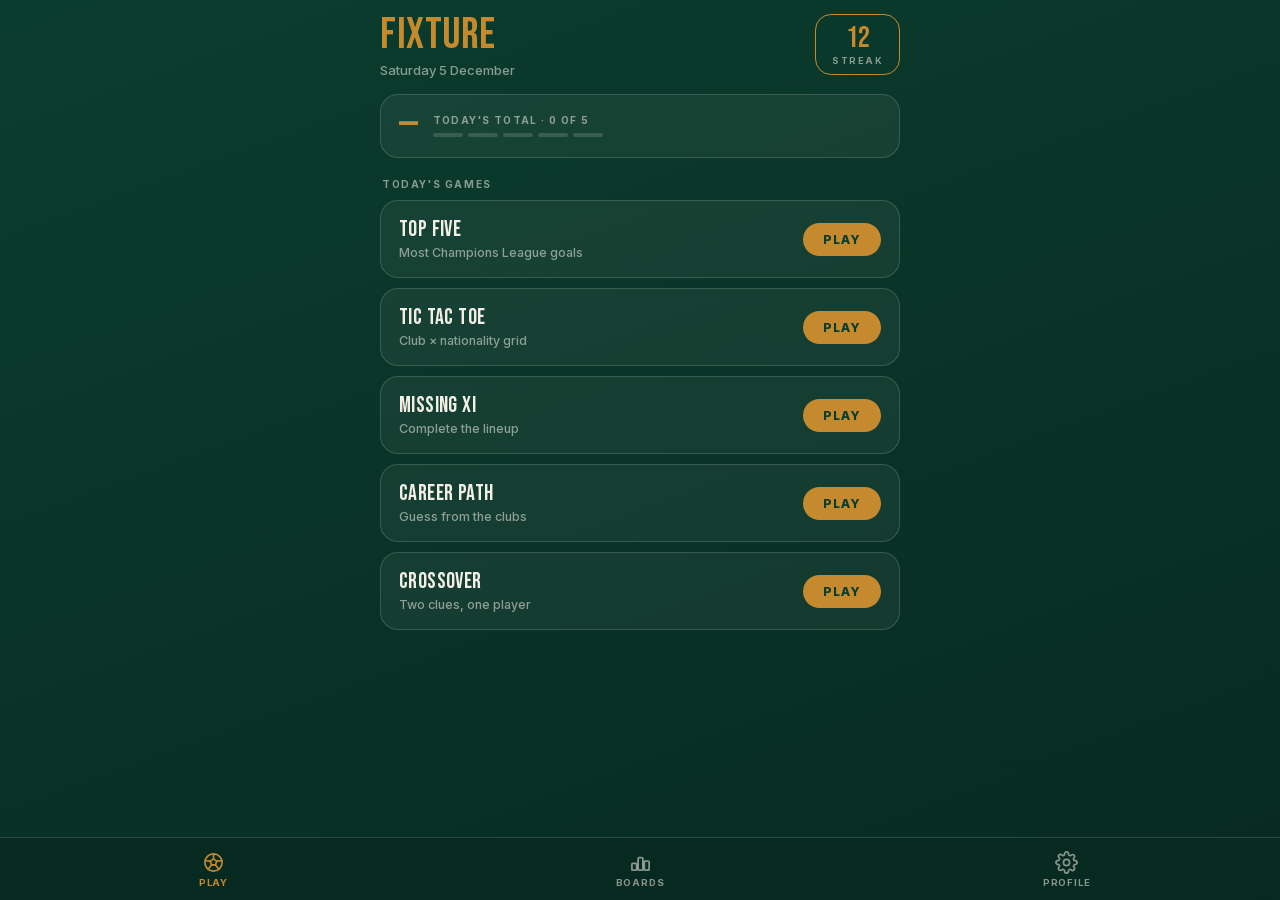
<file: index.html>
<!DOCTYPE html>
<html lang="en">
<head>
  <meta charset="UTF-8" />
  <!-- viewport-fit=cover lets the hub fill the whole screen, under the notch -->
  <meta name="viewport" content="width=device-width, initial-scale=1.0, viewport-fit=cover" />
  <title>Fixture</title>

  <!-- Make it launch fullscreen like an app when added to the home screen -->
  <meta name="theme-color" content="#0b3d2e" />
  <meta name="mobile-web-app-capable" content="yes" />
  <meta name="apple-mobile-web-app-capable" content="yes" />
  <meta name="apple-mobile-web-app-status-bar-style" content="black-translucent" />
  <meta name="apple-mobile-web-app-title" content="Fixture" />
  <link rel="apple-touch-icon" href="icon-180.png" />
  <link rel="manifest" href="manifest.json" />

  <!-- Self-hosted brand fonts: Bebas Neue (display) + Inter (body) -->
  <link rel="stylesheet" href="fonts.css" />
  <!-- Shared tokens, tab bar, end card, leaderboard rows -->
  <link rel="stylesheet" href="fixture.css" />
  <style>
    * { box-sizing: border-box; }

    /* Lock the page to the screen: no scrolling, no rubber-band bounce. */
    html, body {
      height: 100%;
      overflow: hidden;
      overscroll-behavior: none;
      background: var(--pitch-dark);   /* paints the safe-area regions green, not white */
    }
    body {
      margin: 0;
      position: fixed;
      inset: 0;
      font-family: var(--body);
      background: linear-gradient(160deg, var(--pitch), var(--pitch-dark));
      color: var(--cream);
      display: flex;
      justify-content: center;
      /* room for the tab bar at the bottom */
      padding: max(14px, env(safe-area-inset-top)) 16px calc(var(--tabbar) + env(safe-area-inset-bottom));
      -webkit-user-select: none;
      user-select: none;
      touch-action: manipulation;   /* no double-tap zoom */
    }

    .home {
      width: 100%;
      max-width: 520px;
      display: flex;
      flex-direction: column;
      min-height: 0;
    }

    /* ---------- Top: brand + date + streak ---------- */
    .home-head {
      flex: 0 0 auto;
      display: flex;
      align-items: flex-start;
      justify-content: space-between;
      gap: 12px;
      margin-bottom: 16px;
    }
    .brand {
      font-family: var(--display);
      font-weight: 400;            /* Bebas has one weight — never fake-bold it */
      color: var(--gold);
      font-size: 44px;
      line-height: 0.95;
      letter-spacing: 0.5px;
      margin: 0;
      text-transform: uppercase;
    }
    .date {
      margin: 6px 0 0;
      font-size: 13px;
      font-weight: 500;
      color: var(--muted);
    }
    .streak {
      flex: 0 0 auto;
      border: 1.5px solid var(--gold);
      border-radius: 16px;
      padding: 8px 16px;
      text-align: center;
      min-width: 72px;
    }
    .streak-num {
      display: block;
      font-family: var(--display);
      font-weight: 400;
      color: var(--gold);
      font-size: 30px;
      line-height: 1;
    }
    .streak-label {
      display: block;
      margin-top: 2px;
      font-size: 9px;
      font-weight: 700;
      letter-spacing: 1.5px;
      text-transform: uppercase;
      color: var(--muted);
    }

    /* ---------- Today's running total ---------- */
    .today {
      flex: 0 0 auto;
      display: flex;
      align-items: center;
      gap: 14px;
      background: var(--card);
      border: 1px solid var(--card-border);
      border-radius: 18px;
      padding: 14px 18px;
      margin-bottom: 20px;
    }
    .today-num {
      font-family: var(--display);
      font-weight: 400;
      font-size: 38px;
      line-height: 0.9;
      color: var(--gold);
      font-variant-numeric: tabular-nums;
      letter-spacing: 0.5px;
    }
    .today-text { flex: 1 1 auto; min-width: 0; }
    .today-label {
      font-size: 10px;
      font-weight: 700;
      letter-spacing: 1.4px;
      text-transform: uppercase;
      color: var(--muted);
    }
    .today-progress { display: flex; gap: 5px; margin-top: 7px; }
    .dot {
      width: 100%;
      max-width: 30px;
      height: 4px;
      border-radius: 999px;
      background: rgba(242, 239, 230, 0.16);
    }
    .dot.on { background: var(--gold); }

    /* ---------- Section label ---------- */
    .section-label {
      flex: 0 0 auto;
      font-size: 10px;
      font-weight: 700;
      letter-spacing: 1.6px;
      text-transform: uppercase;
      color: var(--muted);
      margin: 0 2px 10px;
    }

    /* ---------- Game cards ---------- */
    .games {
      flex: 1 1 auto;
      min-height: 0;
      overflow-y: auto;              /* only scrolls on very small screens */
      -webkit-overflow-scrolling: touch;
      display: flex;
      flex-direction: column;
      gap: 10px;
    }
    .games::-webkit-scrollbar { display: none; }

    .game-card {
      flex: 0 0 auto;
      display: flex;
      align-items: center;
      gap: 12px;
      background: var(--card);
      border: 1px solid var(--card-border);
      border-radius: 18px;
      padding: 17px 18px;
      text-decoration: none;
      color: inherit;
      -webkit-tap-highlight-color: transparent;
      transition: background 0.18s ease;
    }
    .game-card:active { background: rgba(255, 255, 255, 0.09); }
    /* a game you've already finished today */
    .game-card.done { border-color: rgba(198, 138, 46, 0.5); }

    .gc-text { flex: 1 1 auto; min-width: 0; }
    .gc-name {
      font-family: var(--display);
      font-weight: 400;
      font-size: 22px;
      line-height: 1.05;
      letter-spacing: 0.4px;
      text-transform: uppercase;
    }
    .gc-sub {
      margin-top: 4px;
      font-size: 12.5px;
      font-weight: 500;
      color: var(--muted);
      white-space: nowrap;
      overflow: hidden;
      text-overflow: ellipsis;
    }

    .play {
      flex: 0 0 auto;
      background: var(--gold);
      color: var(--text-dark);
      font-weight: 800;
      letter-spacing: 1px;
      font-size: 12px;
      text-transform: uppercase;
      padding: 9px 20px;
      border-radius: 999px;
    }
    /* once played, the pill is replaced by your time */
    .result { flex: 0 0 auto; text-align: right; line-height: 1; }
    .result-time {
      font-family: var(--display);
      font-weight: 400;
      font-size: 26px;
      color: var(--gold);
      font-variant-numeric: tabular-nums;
    }
    .result-label {
      display: block;
      margin-top: 4px;
      font-size: 9px;
      font-weight: 700;
      letter-spacing: 1.3px;
      text-transform: uppercase;
      color: var(--muted);
    }
  </style>
</head>
<body>
  <main class="home">
    <header class="home-head">
      <div>
        <h1 class="brand">Fixture</h1>
        <p class="date" id="date">Today</p>
      </div>
      <div class="streak">
        <span class="streak-num">12</span>
        <span class="streak-label">Streak</span>
      </div>
    </header>

    <div class="today">
      <span class="today-num" id="todayTotal">—</span>
      <div class="today-text">
        <div class="today-label" id="todayLabel">Today's total</div>
        <div class="today-progress" id="todayProgress"></div>
      </div>
    </div>

    <div class="section-label">Today's Games</div>
    <section class="games" id="games"></section>
  </main>

  <script src="fixture.js"></script>
  <script>
    // Show today's real date, e.g. "Tuesday 28 July"
    (function () {
      var d = new Date();
      var day = d.toLocaleDateString('en-GB', { weekday: 'long' });
      var date = d.toLocaleDateString('en-GB', { day: 'numeric', month: 'long' });
      document.getElementById('date').textContent = day + ' ' + date;
    })();

    // Build the game list. A game you've finished shows your time instead
    // of a Play button — tapping it reopens that game's end card.
    (function () {
      var results = Fixture.getResults();
      var gamesEl = document.getElementById('games');
      var playedCount = 0;
      var total = 0;

      Fixture.GAMES.forEach(function (game) {
        var done = results[game.id];
        if (done) { playedCount++; total += done.seconds; }

        var card = document.createElement('a');
        card.className = 'game-card' + (done ? ' done' : '');
        card.href = game.file;
        card.innerHTML =
          '<div class="gc-text">' +
            '<div class="gc-name">' + game.name + '</div>' +
            '<div class="gc-sub">' + game.sub + '</div>' +
          '</div>' +
          (done
            ? '<span class="result"><span class="result-time">' + Fixture.formatTime(done.seconds) +
              '</span><span class="result-label">Done</span></span>'
            : '<span class="play">Play</span>');
        gamesEl.appendChild(card);
      });

      // The running total across whatever you've played so far
      document.getElementById('todayTotal').textContent =
        playedCount ? Fixture.formatTime(total) : '—';
      document.getElementById('todayLabel').textContent =
        playedCount === Fixture.GAMES.length
          ? "Today's total — all done"
          : "Today's total · " + playedCount + " of " + Fixture.GAMES.length;

      var prog = document.getElementById('todayProgress');
      Fixture.GAMES.forEach(function (game) {
        var dot = document.createElement('span');
        dot.className = 'dot' + (results[game.id] ? ' on' : '');
        prog.appendChild(dot);
      });
    })();

    Fixture.renderTabBar('play');
  </script>
</body>
</html>
</file>
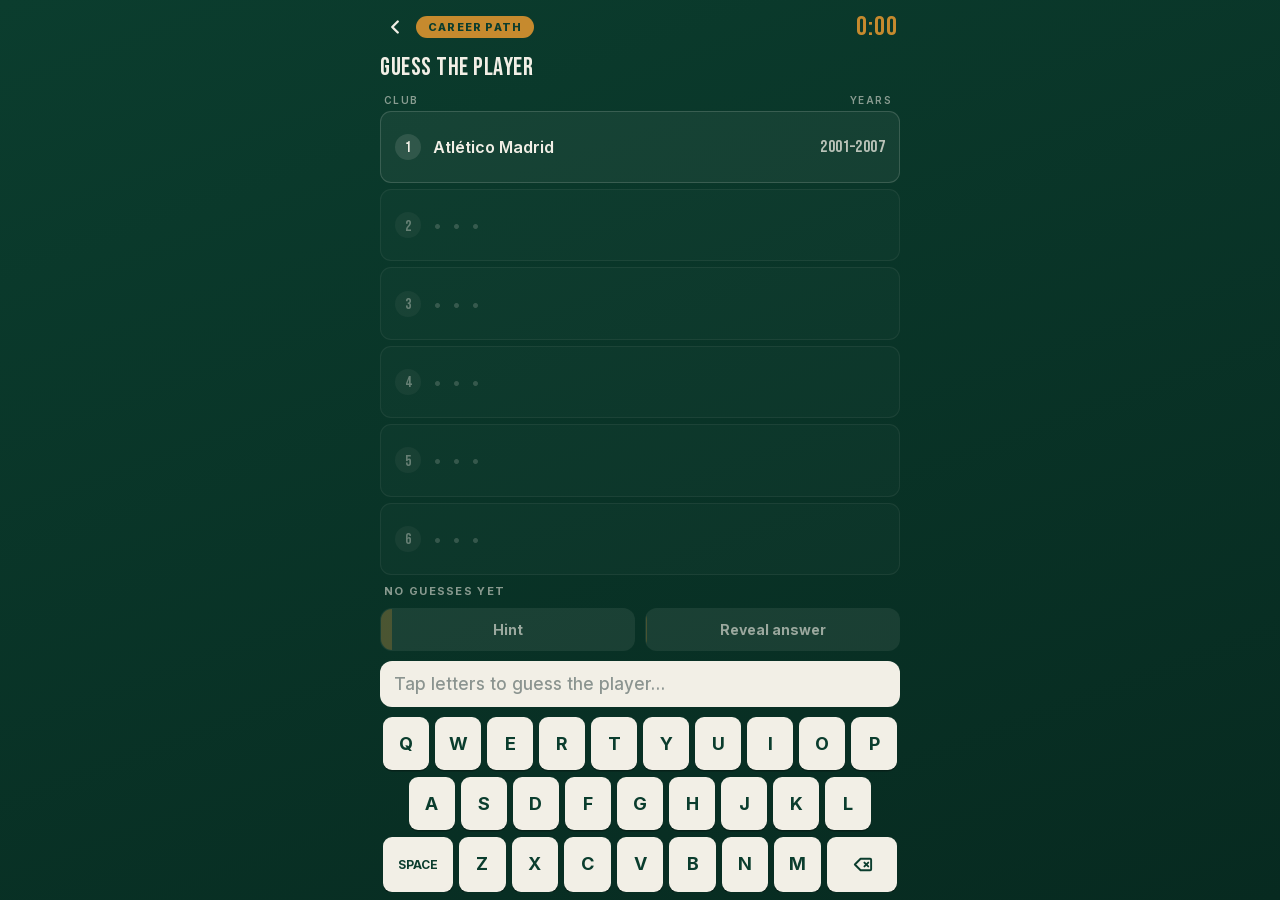
<file: career-path.html>
<!DOCTYPE html>
<html lang="en">
<head>
  <meta charset="UTF-8" />
  <!-- viewport-fit=cover lets the game fill the whole screen, under the notch -->
  <meta name="viewport" content="width=device-width, initial-scale=1.0, viewport-fit=cover" />
  <title>Fixture — Career Path</title>

  <!-- Make it launch fullscreen like an app when added to the home screen -->
  <meta name="theme-color" content="#0b3d2e" />
  <meta name="mobile-web-app-capable" content="yes" />
  <meta name="apple-mobile-web-app-capable" content="yes" />
  <meta name="apple-mobile-web-app-status-bar-style" content="black-translucent" />
  <meta name="apple-mobile-web-app-title" content="Fixture" />
  <link rel="apple-touch-icon" href="icon-180.png" />
  <link rel="manifest" href="manifest.json" />

  <!-- Self-hosted brand fonts: Bebas Neue (display) + Inter (body) -->
  <link rel="stylesheet" href="fonts.css" />
  <!-- Shared tokens, end card and leaderboard rows -->
  <link rel="stylesheet" href="fixture.css" />
  <style>
    /* ---------- Fixture design system (kept in sync with index.html) ---------- */
    :root {
      --pitch: #0b3d2e;             /* base */
      --pitch-dark: #072a20;        /* deeper end of the background gradient */
      --cream: #f2efe6;             /* all text */
      --gold: #c68a2e;              /* the single accent */
      --text-dark: #0b3d2e;         /* text sitting on top of gold or cream */

      /* rows */
      --row-empty: rgba(255, 255, 255, 0.05);
      --row-solved: rgba(198, 138, 46, 0.14);
      --row-border: rgba(242, 239, 230, 0.16);

      --display: 'Bebas Neue', 'Arial Narrow', sans-serif;
      --body: 'Inter', -apple-system, BlinkMacSystemFont, "Segoe UI", Roboto, sans-serif;
    }

    * { box-sizing: border-box; }

    /* Lock the page to the screen: no scrolling, no rubber-band bounce. */
    html, body {
      height: 100%;
      overflow: hidden;
      overscroll-behavior: none;
      background: var(--pitch-dark);   /* paints the safe-area regions green, not white */
    }
    body {
      margin: 0;
      position: fixed;
      inset: 0;
      font-family: var(--body);
      background: linear-gradient(160deg, var(--pitch), var(--pitch-dark));
      color: var(--cream);
      display: flex;
      justify-content: center;
      /* notch up top; keyboard sits just above the home bar at the bottom */
      padding: max(10px, env(safe-area-inset-top)) 14px max(8px, calc(env(safe-area-inset-bottom) - 20px));
      -webkit-user-select: none;
      user-select: none;
      touch-action: manipulation;   /* no double-tap zoom */
    }

    /* The game fills the screen height and shares it out so it fits with no scroll. */
    .game {
      width: 100%;
      max-width: 520px;
      display: flex;
      flex-direction: column;
      min-height: 0;
      overflow: hidden;
    }

    header { margin-bottom: 0; flex: 0 0 auto; }

    /* gold pill naming the game, sits next to the back chevron */
    .badge {
      background: var(--gold);
      color: var(--text-dark);
      font-family: var(--body);
      font-weight: 800;
      letter-spacing: 1.2px;
      padding: 4px 12px;
      border-radius: 999px;
      font-size: 11px;
      text-transform: uppercase;
    }

    h1 {
      font-family: var(--display);
      font-size: 25px;
      font-weight: 400;          /* Bebas has one weight — never fake-bold it */
      letter-spacing: 0.5px;
      line-height: 1.1;
      margin: 10px 0 12px;
      text-transform: uppercase;
      white-space: nowrap;
      overflow: hidden;
    }

    /* ---------- Timer (right end of the top bar) ---------- */
    .timer {
      margin-left: auto;
      font-family: var(--display);
      font-variant-numeric: tabular-nums;
      font-size: 27px;
      line-height: 1;
      color: var(--gold);
      letter-spacing: 1px;
    }

    /* ---------- Column headers ---------- */
    .col-head {
      display: flex;
      justify-content: space-between;
      padding: 0 4px 5px;
      font-size: 10px;
      font-weight: 600;
      letter-spacing: 1.4px;
      text-transform: uppercase;
      opacity: 0.55;
      flex: 0 0 auto;
    }
    .col-head .years-head { padding-right: 4px; }

    /* ---------- Top bar: back chevron + game badge + timer ---------- */
    .topbar {
      flex: 0 0 auto;
      display: flex;
      align-items: center;
      gap: 8px;
      padding: 2px 2px 2px;
    }
    .back-btn {
      background: none;
      border: none;
      color: var(--cream);
      cursor: pointer;
      padding: 4px 2px;
      display: flex;
      align-items: center;
      -webkit-tap-highlight-color: transparent;
    }
    .back-btn:active { opacity: 0.55; }

    /* ---------- The career timeline: one row per club ---------- */
    .path {
      display: flex;
      flex-direction: column;
      gap: 6px;
      margin-bottom: 8px;
      flex: 1 1 auto;    /* the rows absorb the leftover screen height */
      min-height: 0;
    }

    .step {
      display: flex;
      align-items: center;
      gap: 12px;
      background: var(--row-empty);
      border: 1.5px solid var(--row-border);
      border-radius: 11px;
      padding: 3px 14px;
      min-height: 30px;
      flex: 1 1 0;       /* each row shares the space equally */
      transition: background 0.25s ease, border-color 0.25s ease, opacity 0.25s ease;
      opacity: 0.4;      /* still hidden */
    }
    /* a club that has been revealed */
    .step.shown {
      opacity: 1;
      animation: pop 0.3s ease;
    }
    /* once the player is guessed (or given away) the whole path glows gold */
    .step.done {
      background: var(--row-solved);
      border-color: var(--gold);
    }
    @keyframes pop {
      0% { transform: scale(0.9); }
      60% { transform: scale(1.03); }
      100% { transform: scale(1.0); }
    }

    /* step number: muted until the path is finished, then gold */
    .step-num {
      flex: 0 0 26px;
      height: 26px;
      border-radius: 50%;
      background: rgba(242, 239, 230, 0.12);
      color: var(--cream);
      font-family: var(--display);
      font-size: 15px;
      line-height: 1;
      padding-top: 2px;      /* Bebas sits high in its box */
      display: flex;
      align-items: center;
      justify-content: center;
      transition: background 0.25s ease, color 0.25s ease;
    }
    .step.done .step-num { background: var(--gold); color: var(--text-dark); }

    /* left column: club name (dots until the club is revealed) */
    .step-club {
      font-size: 16px;
      font-weight: 600;
      flex: 1;
      white-space: nowrap;
      overflow: hidden;
      text-overflow: ellipsis;
    }
    .step-club.hidden-club { color: rgba(242, 239, 230, 0.45); letter-spacing: 3px; }

    /* right column: the years at that club */
    .step-years {
      flex: 0 0 auto;
      font-family: var(--display);
      font-variant-numeric: tabular-nums;
      font-size: 17px;
      color: rgba(242, 239, 230, 0.75);
      min-width: 78px;
      text-align: right;
      letter-spacing: 0.4px;
      transition: color 0.25s ease;
    }
    .step.done .step-years { color: var(--gold); }

    /* ---------- Guess counter + the initials a Hint gives you ---------- */
    .status-line {
      flex: 0 0 auto;
      display: flex;
      align-items: center;
      gap: 10px;
      margin-bottom: 9px;
      padding: 0 4px;
      min-height: 16px;
      font-size: 11px;
      font-weight: 700;
      letter-spacing: 1.3px;
      text-transform: uppercase;
      color: rgba(242, 239, 230, 0.55);
    }
    .initials {
      margin-left: auto;
      color: var(--gold);
      font-family: var(--display);
      font-weight: 400;
      font-size: 19px;
      letter-spacing: 3px;
      line-height: 1;
    }

    /* ---------- Hint / Reveal buttons (charge fill, same as Top Five) ---------- */
    .tools { display: flex; gap: 10px; margin-bottom: 10px; flex: 0 0 auto; }

    .tool-btn {
      flex: 1;
      position: relative;
      overflow: hidden;
      border: 1.5px solid transparent;
      border-radius: 12px;
      padding: 12px 10px;
      font-family: var(--body);
      font-size: 14px;
      font-weight: 700;
      color: rgba(242, 239, 230, 0.6);
      background: rgba(242, 239, 230, 0.08);   /* still charging / on cooldown */
      cursor: not-allowed;
      transition: color 0.25s ease, border-color 0.25s ease;
      -webkit-tap-highlight-color: transparent;
    }
    /* the "charged" portion grows from the left as the timer ticks */
    .tool-btn .fill {
      position: absolute;
      left: 0; top: 0; bottom: 0;
      width: 0%;
      background: rgba(198, 138, 46, 0.28);
      transition: width 0.12s linear;
    }
    .tool-btn .label {
      position: relative;           /* sits above the fill */
      z-index: 1;
      display: flex;
      align-items: center;
      justify-content: center;
      gap: 6px;
    }
    /* charged: gold outline + gold label */
    .tool-btn.ready {
      cursor: pointer;
      color: var(--gold);
      border-color: var(--gold);
    }
    .tool-btn.ready:active { transform: scale(0.98); }

    /* ---------- Search box + dropdown ---------- */
    .search-wrap { position: relative; flex: 0 0 auto; }

    /* The typed-text bar — display only. The phone's native keyboard never
       opens, because there is no real <input> to tap into. */
    .query {
      width: 100%;
      min-height: 46px;
      padding: 11px 14px;
      background: var(--cream);
      border-radius: 12px;
      display: flex;
      align-items: center;
      color: var(--text-dark);
      font-size: 17px;
      font-weight: 700;
      user-select: none;
    }
    .qtext { white-space: nowrap; overflow: hidden; text-transform: uppercase; }
    .qtext:empty::before { content: "Tap letters to guess the player…"; color: #8b9490; font-weight: 500; text-transform: none; }
    .caret {
      width: 2px; height: 20px;
      background: var(--pitch);
      margin-left: 2px;
      animation: blink 1s steps(1) infinite;
    }
    .qtext:empty + .caret { display: none; }
    @keyframes blink { 50% { opacity: 0; } }

    /* wrong pick: a quick shake, plus a red outline that fades out over ~2.5s */
    .query.wrong {
      animation: shake 0.4s ease, redfade 2.5s ease forwards;
    }

    /* ---------- Built-in on-screen keyboard ---------- */
    .keyboard {
      flex: 0 0 auto;
      margin-top: 10px;
      padding: 0 3px;                 /* keys float directly on the background */
      display: flex;
      flex-direction: column;
      gap: 7px;
      user-select: none;
    }
    .kb-row { display: flex; gap: 6px; justify-content: center; }
    .kb-row.indent { padding: 0 5%; }
    .key {
      flex: 1;
      text-align: center;
      background: var(--cream);
      color: var(--text-dark);
      border-radius: 9px;
      padding: 16px 0;
      font-size: 18px;
      font-weight: 700;
      text-transform: uppercase;
      cursor: pointer;
      user-select: none;
      box-shadow: 0 1.5px 0 rgba(0, 0, 0, 0.3);   /* subtle key depth */
      transition: background 0.08s ease, transform 0.08s ease;
    }
    .key:active { background: var(--gold); transform: scale(0.92); }
    /* space + delete are the same white keys, just wider (like the reference) */
    .key.special { font-size: 12px; display: flex; align-items: center; justify-content: center; }
    .key.special:active { background: var(--gold); transform: scale(0.95); }
    /* space + delete equal width, so Z–M align exactly under the row above */
    .key.wide { flex: 1.5; }
    .key.spacebar { flex: 1.5; }
    .key.icon { display: flex; align-items: center; justify-content: center; }
    @keyframes shake {
      0%, 100% { transform: translateX(0); }
      20% { transform: translateX(-8px); }
      40% { transform: translateX(8px); }
      60% { transform: translateX(-6px); }
      80% { transform: translateX(6px); }
    }
    @keyframes redfade {
      0%, 55% { box-shadow: 0 0 0 3px #e5484d; }        /* hold red... */
      100% { box-shadow: 0 0 0 3px rgba(229, 72, 77, 0); } /* ...then fade */
    }

    /* Suggestions open UPWARD (above the box) so on a phone they land in the
       visible strip above the keyboard instead of hiding behind it. */
    .dropdown {
      list-style: none;
      margin: 0;
      padding: 0;
      background: var(--cream);
      border-radius: 12px;
      overflow: hidden;
      max-height: 260px;
      overflow-y: auto;
      display: none;
      position: absolute;
      left: 0;
      right: 0;
      bottom: calc(100% + 8px);      /* sit just above the search box */
      z-index: 50;
      box-shadow: 0 -10px 28px rgba(0, 0, 0, 0.28);
    }
    .dropdown.show { display: block; }
    .dropdown li {
      padding: 13px 16px;
      color: var(--text-dark);
      font-size: 16px;
      font-weight: 600;
      cursor: pointer;
      border-bottom: 1px solid rgba(11, 61, 46, 0.09);
    }
    .dropdown li:last-child { border-bottom: none; }
    .dropdown li:hover, .dropdown li.active { background: rgba(198, 138, 46, 0.16); }
    .dropdown .empty { color: #8b9490; font-weight: 500; cursor: default; }
    /* a name already guessed is crossed out — tapping it costs you nothing */
    .dropdown li.spent { color: #8b9490; text-decoration: line-through; }

  </style>
</head>
<body>
  <main class="game">
    <div class="topbar">
      <a class="back-btn" id="backBtn" href="index.html" aria-label="Back to home">
        <svg viewBox="0 0 24 24" width="22" height="22" fill="none" stroke="currentColor" stroke-width="2.6" stroke-linecap="round" stroke-linejoin="round"><polyline points="15 18 9 12 15 6"></polyline></svg>
      </a>
      <span class="badge">Career Path</span>
      <span class="timer" id="timer">0:00</span>
    </div>

    <header>
      <h1 id="title">Guess the Player</h1>
    </header>

    <div class="col-head">
      <span>Club</span>
      <span class="years-head">Years</span>
    </div>

    <!-- The six club rows get built by the script below -->
    <div class="path" id="path"></div>

    <div class="status-line">
      <span id="guessLabel">No guesses yet</span>
      <span class="initials" id="initials"></span>
    </div>

    <!-- Hint + Reveal buttons -->
    <div class="tools">
      <button class="tool-btn" id="hintBtn">
        <span class="fill"></span>
        <span class="label">Hint</span>
      </button>
      <button class="tool-btn" id="revealBtn">
        <span class="fill"></span>
        <span class="label">Reveal answer</span>
      </button>
    </div>

    <div class="search-wrap">
      <ul class="dropdown" id="dropdown"></ul>
      <div class="query" id="query"><span class="qtext" id="qtext"></span><span class="caret"></span></div>
    </div>

    <!-- Built-in keyboard — keys are built by the script below -->
    <div class="keyboard" id="keyboard"></div>
  </main>

  <script src="fixture.js"></script>
  <script>
    // =========================================================
    //  THE PUZZLES
    //  Each player has six clubs in the order they played for them.
    //  "(loan)" is marked where the spell was a loan, so overlapping
    //  years still read correctly.
    // =========================================================
    const PLAYERS = [
      { name: "Zlatan Ibrahimović", clubs: [
        ["Malmö FF", "1999–2001"], ["Ajax", "2001–2004"], ["Juventus", "2004–2006"],
        ["Inter Milan", "2006–2009"], ["Barcelona", "2009–2010"], ["AC Milan", "2010–2012"] ] },

      { name: "Didier Drogba", clubs: [
        ["Le Mans", "1998–2002"], ["Guingamp", "2002–2003"], ["Marseille", "2003–2004"],
        ["Chelsea", "2004–2012"], ["Shanghai Shenhua", "2012–2013"], ["Galatasaray", "2013–2014"] ] },

      { name: "Luis Suárez", clubs: [
        ["Nacional", "2005–2006"], ["Groningen", "2006–2007"], ["Ajax", "2007–2011"],
        ["Liverpool", "2011–2014"], ["Barcelona", "2014–2020"], ["Atlético Madrid", "2020–2022"] ] },

      { name: "Ángel Di María", clubs: [
        ["Rosario Central", "2005–2007"], ["Benfica", "2007–2010"], ["Real Madrid", "2010–2014"],
        ["Manchester United", "2014–2015"], ["Paris Saint-Germain", "2015–2022"], ["Juventus", "2022–2023"] ] },

      { name: "Samuel Eto'o", clubs: [
        ["Real Madrid", "1997–2000"], ["Mallorca", "2000–2004"], ["Barcelona", "2004–2009"],
        ["Inter Milan", "2009–2011"], ["Anzhi Makhachkala", "2011–2013"], ["Chelsea", "2013–2014"] ] },

      { name: "Wesley Sneijder", clubs: [
        ["Ajax", "2002–2007"], ["Real Madrid", "2007–2009"], ["Inter Milan", "2009–2013"],
        ["Galatasaray", "2013–2017"], ["Nice", "2017–2018"], ["Al-Gharafa", "2018–2019"] ] },

      { name: "Carlos Tévez", clubs: [
        ["Boca Juniors", "2001–2004"], ["Corinthians", "2005–2006"], ["West Ham United", "2006–2007"],
        ["Manchester United", "2007–2009"], ["Manchester City", "2009–2013"], ["Juventus", "2013–2015"] ] },

      { name: "Ronaldinho", clubs: [
        ["Grêmio", "1998–2001"], ["Paris Saint-Germain", "2001–2003"], ["Barcelona", "2003–2008"],
        ["AC Milan", "2008–2011"], ["Flamengo", "2011–2012"], ["Atlético Mineiro", "2012–2014"] ] },

      { name: "Fernando Torres", clubs: [
        ["Atlético Madrid", "2001–2007"], ["Liverpool", "2007–2011"], ["Chelsea", "2011–2014"],
        ["AC Milan", "2014–2015"], ["Atlético Madrid", "2015–2018"], ["Sagan Tosu", "2018–2019"] ] },

      { name: "Edinson Cavani", clubs: [
        ["Danubio", "2005–2007"], ["Palermo", "2007–2010"], ["Napoli", "2010–2013"],
        ["Paris Saint-Germain", "2013–2020"], ["Manchester United", "2020–2022"], ["Valencia", "2022–2023"] ] },

      { name: "Radamel Falcao", clubs: [
        ["River Plate", "2005–2009"], ["Porto", "2009–2011"], ["Atlético Madrid", "2011–2013"],
        ["Monaco", "2013–2019"], ["Manchester United (loan)", "2014–2015"], ["Chelsea (loan)", "2015–2016"] ] },

      { name: "James Rodríguez", clubs: [
        ["Envigado", "2006–2008"], ["Banfield", "2008–2010"], ["Porto", "2010–2013"],
        ["Monaco", "2013–2014"], ["Real Madrid", "2014–2020"], ["Bayern Munich (loan)", "2017–2019"] ] },

      { name: "Romelu Lukaku", clubs: [
        ["Anderlecht", "2009–2011"], ["Chelsea", "2011–2014"], ["West Bromwich Albion (loan)", "2012–2013"],
        ["Everton", "2013–2017"], ["Manchester United", "2017–2019"], ["Inter Milan", "2019–2021"] ] },

      { name: "Xherdan Shaqiri", clubs: [
        ["Basel", "2009–2012"], ["Bayern Munich", "2012–2015"], ["Inter Milan", "2015"],
        ["Stoke City", "2015–2018"], ["Liverpool", "2018–2021"], ["Lyon", "2021–2022"] ] },

      { name: "Mario Balotelli", clubs: [
        ["Lumezzane", "2006"], ["Inter Milan", "2007–2010"], ["Manchester City", "2010–2013"],
        ["AC Milan", "2013–2014"], ["Liverpool", "2014–2016"], ["Nice", "2016–2019"] ] },
    ];

    // Famous names that are NOT the answer — they fill out the search list.
    const DECOYS = [
      "Cristiano Ronaldo", "Lionel Messi", "Robert Lewandowski", "Karim Benzema", "Raúl",
      "Thierry Henry", "Ruud van Nistelrooy", "Thomas Müller", "Kylian Mbappé",
      "Andriy Shevchenko", "Neymar", "Sergio Agüero", "Zinedine Zidane", "Wayne Rooney",
      "Steven Gerrard", "Frank Lampard", "Xavi Hernández", "Andrés Iniesta", "Kaká",
      "Alessandro Del Piero", "Francesco Totti", "Filippo Inzaghi", "David Villa",
      "Arjen Robben", "Franck Ribéry", "Gareth Bale", "Luka Modrić", "Toni Kroos",
      "Mohamed Salah", "Sadio Mané", "Erling Haaland", "Harry Kane", "Antoine Griezmann",
      "Gonzalo Higuaín", "Eden Hazard", "Kevin De Bruyne", "Iker Casillas", "Sergio Ramos",
      "Roberto Carlos", "Clarence Seedorf", "Dennis Bergkamp", "David Beckham",
      "Nicolas Anelka", "Alexis Sánchez", "Hernán Crespo",
    ];

    // ---- Pick TODAY's player (same one all day, a new one tomorrow) ----
    function dayNumber() {
      const now = new Date();
      const today = Date.UTC(now.getFullYear(), now.getMonth(), now.getDate());
      const epoch = Date.UTC(2026, 0, 1);          // counting starts 1 Jan 2026
      return Math.floor((today - epoch) / 86400000);
    }
    const TARGET = PLAYERS[((dayNumber() % PLAYERS.length) + PLAYERS.length) % PLAYERS.length];

    // The searchable list: every puzzle player plus the decoys, A–Z, no repeats.
    const DATABASE = (function () {
      const names = new Set(PLAYERS.map((p) => p.name));
      DECOYS.forEach((n) => names.add(n));
      return [...names].sort((a, b) => a.localeCompare(b));
    })();

    // How long Hint and Reveal take to charge up. There is no time penalty
    // for using them — the wait IS the cost, because your time is your score.
    const HINT_UNLOCK   = 20000;   // Hint lights up after 20s...
    const HINT_COOLDOWN = 20000;   // ...and recharges over 20s
    const REVEAL_UNLOCK = 180000;  // Reveal only after 3 minutes: using it
                                   // means you've already posted a slow time

    // ---- Grab the parts of the page we'll update ----
    const pathEl      = document.getElementById("path");
    const guessLabel  = document.getElementById("guessLabel");
    const initialsEl  = document.getElementById("initials");
    const hintBtn     = document.getElementById("hintBtn");
    const revealBtn   = document.getElementById("revealBtn");
    const timerEl     = document.getElementById("timer");
    const queryEl     = document.getElementById("query");     // the typed-text bar
    const qtextEl     = document.getElementById("qtext");     // the typed text itself
    const keyboardEl  = document.getElementById("keyboard");
    const dropdownEl  = document.getElementById("dropdown");

    const GAME_ID = "career";   // how this game is known to fixture.js

    let usedHelp = false;  // true once a Hint or Reveal has been used
    let query = "";      // what the player has typed on the built-in keyboard
    let shown;           // how many clubs are currently visible (starts at 1)
    let used;            // how many guesses have been made
    let guessed;         // a Set of names already tried, so they don't count twice
    let startTime;       // when the clock started
    let tickHandle;      // the repeating timer
    let finished;        // true once the round is over
    let hint;            // { duration, readyAt, ready }
    let reveal;          // { duration, readyAt, ready }

    // Turn "Raúl" or "  MÜLLER " into "raul" / "muller" for fair searching.
    function normalise(text) {
      return text
        .toLowerCase()
        .trim()
        .normalize("NFD")                 // splits accented letters apart
        .replace(/[̀-ͯ]/g, ""); // removes the accent marks
    }

    // Google-style match: does ANY word (first name or surname) START with
    // what was typed? Typing "n" -> Neymar, Nistelrooy; "de" -> De Bruyne.
    function matchesQuery(name, q) {
      return normalise(name)
        .split(/\s+/)
        .some((word) => word.startsWith(q));
    }

    // Show m:ss for a number of seconds (e.g. 0:23, 1:07).
    function format(totalSeconds) {
      const m = Math.floor(totalSeconds / 60);
      const s = Math.floor(totalSeconds % 60).toString().padStart(2, "0");
      return m + ":" + s;
    }

    // Build the six club rows — hidden ones show dots instead of the club.
    function buildPath() {
      pathEl.innerHTML = "";
      TARGET.clubs.forEach((club, i) => {
        const step = document.createElement("div");
        step.className = "step";
        step.id = "step-" + i;
        step.innerHTML =
          '<div class="step-num">' + (i + 1) + '</div>' +
          '<div class="step-club hidden-club">• • •</div>' +
          '<div class="step-years"></div>';
        pathEl.appendChild(step);
      });
    }

    // Reveal club number i (0-based).
    function revealStep(i) {
      const step = document.getElementById("step-" + i);
      if (!step || step.classList.contains("shown")) return;
      step.classList.add("shown");
      const clubEl = step.querySelector(".step-club");
      clubEl.classList.remove("hidden-club");
      clubEl.textContent = TARGET.clubs[i][0];
      step.querySelector(".step-years").textContent = TARGET.clubs[i][1];
    }

    // There's no guess limit any more — the counter is just for your card.
    function renderGuesses() {
      guessLabel.textContent =
        used === 0 ? "No guesses yet" : used === 1 ? "1 guess" : used + " guesses";
    }

    // Turn "Xherdan Shaqiri" into "X. S." for the Hint.
    function initials(name) {
      return name
        .split(/\s+/)
        .map((word) => word[0].toUpperCase() + ".")
        .join(" ");
    }

    // A wrong pick: shake the search box and flash a red outline that fades.
    let wrongTimer;
    function flashWrong() {
      clearTimeout(wrongTimer);
      queryEl.classList.remove("wrong");
      void queryEl.offsetWidth;      // restart the animation if it's mid-shake
      queryEl.classList.add("wrong");
      wrongTimer = setTimeout(() => queryEl.classList.remove("wrong"), 2500);
    }

    // Show the typed text in the bar, then refresh the suggestions.
    function renderQuery() {
      qtextEl.textContent = query;
      renderDropdown();
    }

    // ---- The suggestions dropdown (opens above the keyboard) ----
    function renderDropdown() {
      const q = normalise(query);
      dropdownEl.innerHTML = "";

      if (!q || finished) { dropdownEl.classList.remove("show"); return; }

      const matches = DATABASE.filter((name) => matchesQuery(name, q));

      if (matches.length === 0) {
        dropdownEl.innerHTML = '<li class="empty">No players found</li>';
      } else {
        matches.slice(0, 6).forEach((name) => {
          const li = document.createElement("li");
          li.textContent = name;
          if (guessed.has(name)) li.classList.add("spent");   // already tried
          li.addEventListener("click", () => pickPlayer(name));
          dropdownEl.appendChild(li);
        });
      }
      dropdownEl.classList.add("show");
    }

    // ---- Build the on-screen keyboard ----
    const KEY_ROWS = [
      ["q", "w", "e", "r", "t", "y", "u", "i", "o", "p"],
      ["a", "s", "d", "f", "g", "h", "j", "k", "l"],
      ["space", "z", "x", "c", "v", "b", "n", "m", "del"],
    ];
    function buildKeyboard() {
      keyboardEl.innerHTML = "";
      KEY_ROWS.forEach((row, i) => {
        const rowEl = document.createElement("div");
        rowEl.className = "kb-row";
        if (i === 1) rowEl.classList.add("indent");
        row.forEach((k) => {
          const key = document.createElement("div");
          key.className = "key";
          if (k === "del") {
            key.classList.add("special", "wide", "icon");
            key.setAttribute("aria-label", "Delete");
            key.innerHTML = '<svg viewBox="0 0 24 24" width="23" height="23" fill="none" stroke="currentColor" stroke-width="2" stroke-linecap="round" stroke-linejoin="round"><path d="M20 6H10L4 12l6 6h10a1 1 0 0 0 1-1V7a1 1 0 0 0-1-1z"/><line x1="14" y1="10" x2="18" y2="14"/><line x1="18" y1="10" x2="14" y2="14"/></svg>';
          }
          else if (k === "space") { key.classList.add("special", "spacebar"); key.textContent = "space"; }
          else { key.textContent = k; }
          key.addEventListener("pointerdown", (e) => { e.preventDefault(); pressKey(k); });
          rowEl.appendChild(key);
        });
        keyboardEl.appendChild(rowEl);
      });
    }
    function pressKey(k) {
      if (finished) return;
      if (k === "del") query = query.slice(0, -1);
      else if (k === "space") { if (query && !query.endsWith(" ")) query += " "; }
      else if (query.length < 24) query += k;
      renderQuery();
    }

    // The player picked a name from the list.
    function pickPlayer(name) {
      if (finished) return;

      // Already tried this one — nudge, but don't burn a guess.
      if (guessed.has(name)) {
        flashWrong();
        query = "";
        renderQuery();
        return;
      }

      guessed.add(name);

      if (name === TARGET.name) {
        used++;
        renderGuesses();
        finish(true);
        return;
      }

      // Wrong: count the guess and open up the next club.
      used++;
      renderGuesses();
      flashWrong();
      if (shown < TARGET.clubs.length) revealStep(shown++);

      query = "";
      renderQuery();
    }

    // ---- Hint & Reveal ----
    // Hint shows the player's initials. It only does something once.
    function doHint() {
      if (initialsEl.textContent) return false;
      initialsEl.textContent = initials(TARGET.name);
      return true;
    }

    // ---- The game loop: the timer plus the two charge bars ----
    function updateTool(btn, tool, now) {
      const chargeStart = tool.readyAt - tool.duration;
      const pct = Math.max(0, Math.min(1, (now - chargeStart) / tool.duration));
      btn.querySelector(".fill").style.width = (pct * 100) + "%";
      tool.ready = now >= tool.readyAt;
      btn.classList.toggle("ready", tool.ready);
    }

    function loop() {
      const now = performance.now();
      timerEl.textContent = format((now - startTime) / 1000);
      updateTool(hintBtn, hint, now);
      updateTool(revealBtn, reveal, now);
    }

    // Called when the round ends: stop the clock, show the whole path, pop up.
    function finish(won) {
      finished = true;
      clearInterval(tickHandle);
      const seconds = (performance.now() - startTime) / 1000;
      timerEl.textContent = format(seconds);

      // The full career is always shown at the end, win or lose.
      TARGET.clubs.forEach((club, i) => {
        revealStep(i);
        document.getElementById("step-" + i).classList.add("done");
      });

      query = "";
      qtextEl.textContent = "";
      dropdownEl.classList.remove("show");

      Fixture.saveResult(GAME_ID, seconds, !usedHelp);
      // small pause so the player sees the path fill before the card
      setTimeout(() => Fixture.showEndcard({
        gameId: GAME_ID, seconds: seconds, title: won ? "Correct!" : "Revealed",
      }), 1200);
    }

    // ---- Set up the game (runs once when the page loads) ----
    // One go per day: if today's already done, show the end card instead.
    const alreadyPlayed = Fixture.getResult(GAME_ID);
    if (alreadyPlayed) {
      Fixture.showEndcard({
        gameId: GAME_ID, seconds: alreadyPlayed.seconds,
        title: "Correct!", locked: true,
      });
    }

    shown = 0;
    used = 0;
    guessed = new Set();
    finished = !!alreadyPlayed;      // a finished game ignores every tap

    buildPath();
    revealStep(shown++);      // the first club is free
    renderGuesses();

    startTime = performance.now();
    hint   = { duration: HINT_UNLOCK,   readyAt: startTime + HINT_UNLOCK,   ready: false };
    reveal = { duration: REVEAL_UNLOCK, readyAt: startTime + REVEAL_UNLOCK, ready: false };
    tickHandle = setInterval(loop, 100);

    // Shrink the title font until it fits on a single line at any phone width.
    function fitTitle() {
      const el = document.getElementById("title");
      let size = 25;
      el.style.fontSize = size + "px";
      while (el.scrollWidth > el.clientWidth && size > 9) {
        size -= 0.5;
        el.style.fontSize = size + "px";
      }
    }

    buildKeyboard();
    renderQuery();
    fitTitle();
    window.addEventListener("resize", fitTitle);
    // re-fit once Bebas Neue has actually loaded (its metrics differ from the fallback)
    if (document.fonts && document.fonts.ready) document.fonts.ready.then(fitTitle);

    hintBtn.addEventListener("click", () => {
      if (finished || !hint.ready) return;
      if (doHint()) { usedHelp = true; hint.readyAt = performance.now() + HINT_COOLDOWN; }
    });
    revealBtn.addEventListener("click", () => {
      if (finished || !reveal.ready) return;
      usedHelp = true;
      finish(false);          // hands you the answer and ends the round
    });
  </script>
</body>
</html>
</file>
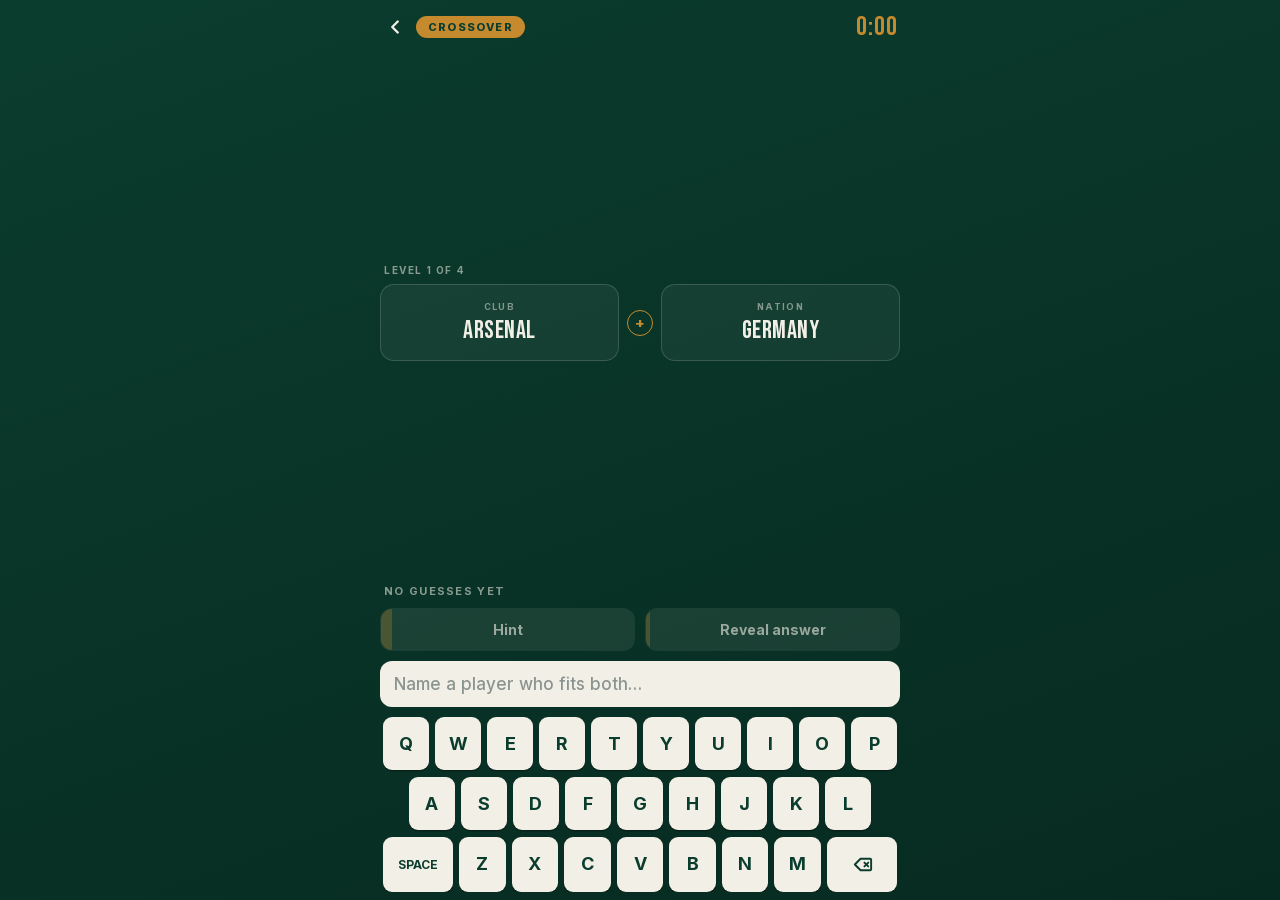
<file: crossover.html>
<!DOCTYPE html>
<html lang="en">
<head>
  <meta charset="UTF-8" />
  <!-- viewport-fit=cover lets the game fill the whole screen, under the notch -->
  <meta name="viewport" content="width=device-width, initial-scale=1.0, viewport-fit=cover" />
  <title>Fixture — Crossover</title>

  <!-- Make it launch fullscreen like an app when added to the home screen -->
  <meta name="theme-color" content="#0b3d2e" />
  <meta name="mobile-web-app-capable" content="yes" />
  <meta name="apple-mobile-web-app-capable" content="yes" />
  <meta name="apple-mobile-web-app-status-bar-style" content="black-translucent" />
  <meta name="apple-mobile-web-app-title" content="Fixture" />
  <link rel="apple-touch-icon" href="icon-180.png" />
  <link rel="manifest" href="manifest.json" />

  <!-- Self-hosted brand fonts: Bebas Neue (display) + Inter (body) -->
  <link rel="stylesheet" href="fonts.css" />
  <!-- Shared tokens, end card and leaderboard rows -->
  <link rel="stylesheet" href="fixture.css" />
  <style>
    /* ---------- Fixture design system (kept in sync with index.html) ---------- */
    :root {
      --pitch: #0b3d2e;             /* base */
      --pitch-dark: #072a20;        /* deeper end of the background gradient */
      --cream: #f2efe6;             /* all text */
      --gold: #c68a2e;              /* the single accent */
      --text-dark: #0b3d2e;         /* text sitting on top of gold or cream */

      --row-empty: rgba(255, 255, 255, 0.05);
      --row-solved: rgba(198, 138, 46, 0.14);
      --row-border: rgba(242, 239, 230, 0.16);

      --display: 'Bebas Neue', 'Arial Narrow', sans-serif;
      --body: 'Inter', -apple-system, BlinkMacSystemFont, "Segoe UI", Roboto, sans-serif;
    }

    * { box-sizing: border-box; }

    /* Lock the page to the screen: no scrolling, no rubber-band bounce. */
    html, body {
      height: 100%;
      overflow: hidden;
      overscroll-behavior: none;
      background: var(--pitch-dark);   /* paints the safe-area regions green, not white */
    }
    body {
      margin: 0;
      position: fixed;
      inset: 0;
      font-family: var(--body);
      background: linear-gradient(160deg, var(--pitch), var(--pitch-dark));
      color: var(--cream);
      display: flex;
      justify-content: center;
      padding: max(10px, env(safe-area-inset-top)) 14px max(8px, calc(env(safe-area-inset-bottom) - 20px));
      -webkit-user-select: none;
      user-select: none;
      touch-action: manipulation;   /* no double-tap zoom */
    }

    .game {
      width: 100%;
      max-width: 520px;
      display: flex;
      flex-direction: column;
      min-height: 0;
      overflow: hidden;
    }

    .badge {
      background: var(--gold);
      color: var(--text-dark);
      font-family: var(--body);
      font-weight: 800;
      letter-spacing: 1.2px;
      padding: 4px 12px;
      border-radius: 999px;
      font-size: 11px;
      text-transform: uppercase;
    }

    .timer {
      margin-left: auto;
      font-family: var(--display);
      font-variant-numeric: tabular-nums;
      font-size: 27px;
      line-height: 1;
      color: var(--gold);
      letter-spacing: 1px;
    }

    /* ---------- Top bar ---------- */
    .topbar {
      flex: 0 0 auto;
      display: flex;
      align-items: center;
      gap: 8px;
      padding: 2px 2px 12px;
    }
    .back-btn {
      background: none;
      border: none;
      color: var(--cream);
      cursor: pointer;
      padding: 4px 2px;
      display: flex;
      align-items: center;
      -webkit-tap-highlight-color: transparent;
    }
    .back-btn:active { opacity: 0.55; }

    /* ---------- Level 1's answer, once it's behind you ---------- */
    .done-list { flex: 0 0 auto; }
    .done-row {
      display: flex;
      align-items: center;
      gap: 9px;
      background: var(--row-solved);
      border: 1.5px solid var(--gold);
      border-radius: 11px;
      padding: 7px 11px;
      margin-bottom: 7px;
      animation: pop 0.3s ease;
    }
    /* a level you had revealed for you is cream, not gold */
    .done-row.revealed { background: rgba(242, 239, 230, 0.07); border-color: rgba(242, 239, 230, 0.4); }
    .done-num {
      flex: 0 0 22px;
      height: 22px;
      border-radius: 50%;
      background: var(--gold);
      color: var(--text-dark);
      font-family: var(--display);
      font-size: 13px;
      line-height: 1;
      padding-top: 2px;
      display: flex;
      align-items: center;
      justify-content: center;
    }
    .done-row.revealed .done-num { background: rgba(242, 239, 230, 0.3); color: var(--cream); }
    .done-clue {
      font-size: 10px;
      font-weight: 700;
      letter-spacing: 1px;
      text-transform: uppercase;
      color: rgba(242, 239, 230, 0.5);
    }
    .done-name { margin-left: auto; font-size: 13px; font-weight: 700; }

    /* ---------- The level label ---------- */
    .level-label {
      flex: 0 0 auto;
      font-size: 10px;
      font-weight: 700;
      letter-spacing: 1.6px;
      text-transform: uppercase;
      color: rgba(242, 239, 230, 0.55);
      padding: 0 4px 8px;
      margin-top: auto;      /* with .clues below, this centres the clue block */
    }

    /* ---------- The two clue cards ---------- */
    .clues {
      flex: 0 0 auto;
      display: flex;
      align-items: stretch;
      gap: 8px;
      margin-bottom: auto;   /* soaks up the spare height above the keyboard */
      padding-bottom: 12px;
    }
    .clue {
      flex: 1;
      background: var(--row-empty);
      border: 1.5px solid var(--row-border);
      border-radius: 14px;
      padding: 16px 8px;
      text-align: center;
      display: flex;
      flex-direction: column;
      justify-content: center;
      gap: 6px;
      min-width: 0;
    }
    .clue-label {
      font-size: 9px;
      font-weight: 700;
      letter-spacing: 1.4px;
      text-transform: uppercase;
      color: rgba(242, 239, 230, 0.5);
    }
    .clue-value {
      font-family: var(--display);
      font-weight: 400;
      font-size: 25px;
      line-height: 1.05;
      letter-spacing: 0.5px;
      text-transform: uppercase;
      color: var(--cream);
    }
    /* the little gold "+" joining the two clues */
    .join {
      flex: 0 0 auto;
      align-self: center;
      width: 26px;
      height: 26px;
      border-radius: 50%;
      border: 1.5px solid var(--gold);
      color: var(--gold);
      font-size: 15px;
      font-weight: 700;
      display: flex;
      align-items: center;
      justify-content: center;
    }

    @keyframes pop {
      0% { transform: scale(0.9); }
      60% { transform: scale(1.03); }
      100% { transform: scale(1.0); }
    }

    /* ---------- The initials a Hint gives you ---------- */
    .status-line {
      flex: 0 0 auto;
      display: flex;
      align-items: center;
      gap: 10px;
      margin-bottom: 9px;
      padding: 0 4px;
      min-height: 16px;
      font-size: 11px;
      font-weight: 700;
      letter-spacing: 1.3px;
      text-transform: uppercase;
      color: rgba(242, 239, 230, 0.55);
    }
    .initials {
      margin-left: auto;
      color: var(--gold);
      font-family: var(--display);
      font-weight: 400;
      font-size: 19px;
      letter-spacing: 3px;
      line-height: 1;
    }

    /* ---------- Hint / Reveal buttons (charge fill, same as Top Five) ---------- */
    .tools { display: flex; gap: 10px; margin-bottom: 10px; flex: 0 0 auto; }

    .tool-btn {
      flex: 1;
      position: relative;
      overflow: hidden;
      border: 1.5px solid transparent;
      border-radius: 12px;
      padding: 12px 10px;
      font-family: var(--body);
      font-size: 14px;
      font-weight: 700;
      color: rgba(242, 239, 230, 0.6);
      background: rgba(242, 239, 230, 0.08);   /* still charging / on cooldown */
      cursor: not-allowed;
      transition: color 0.25s ease, border-color 0.25s ease;
      -webkit-tap-highlight-color: transparent;
    }
    .tool-btn .fill {
      position: absolute;
      left: 0; top: 0; bottom: 0;
      width: 0%;
      background: rgba(198, 138, 46, 0.28);
      transition: width 0.12s linear;
    }
    .tool-btn .label {
      position: relative;           /* sits above the fill */
      z-index: 1;
      display: flex;
      align-items: center;
      justify-content: center;
      gap: 6px;
    }
    .tool-btn.ready {
      cursor: pointer;
      color: var(--gold);
      border-color: var(--gold);
    }
    .tool-btn.ready:active { transform: scale(0.98); }

    /* ---------- Search box + dropdown ---------- */
    .search-wrap { position: relative; flex: 0 0 auto; }

    .query {
      width: 100%;
      min-height: 46px;
      padding: 11px 14px;
      background: var(--cream);
      border-radius: 12px;
      display: flex;
      align-items: center;
      color: var(--text-dark);
      font-size: 17px;
      font-weight: 700;
      user-select: none;
    }
    .qtext { white-space: nowrap; overflow: hidden; text-transform: uppercase; }
    .qtext:empty::before { content: "Name a player who fits both…"; color: #8b9490; font-weight: 500; text-transform: none; }
    .caret {
      width: 2px; height: 20px;
      background: var(--pitch);
      margin-left: 2px;
      animation: blink 1s steps(1) infinite;
    }
    .qtext:empty + .caret { display: none; }
    @keyframes blink { 50% { opacity: 0; } }

    .query.wrong { animation: shake 0.4s ease, redfade 2.5s ease forwards; }
    @keyframes shake {
      0%, 100% { transform: translateX(0); }
      20% { transform: translateX(-8px); }
      40% { transform: translateX(8px); }
      60% { transform: translateX(-6px); }
      80% { transform: translateX(6px); }
    }
    @keyframes redfade {
      0%, 55% { box-shadow: 0 0 0 3px #e5484d; }
      100% { box-shadow: 0 0 0 3px rgba(229, 72, 77, 0); }
    }

    .dropdown {
      list-style: none;
      margin: 0;
      padding: 0;
      background: var(--cream);
      border-radius: 12px;
      overflow: hidden;
      max-height: 260px;
      overflow-y: auto;
      display: none;
      position: absolute;
      left: 0;
      right: 0;
      bottom: calc(100% + 8px);      /* sit just above the search box */
      z-index: 50;
      box-shadow: 0 -10px 28px rgba(0, 0, 0, 0.28);
    }
    .dropdown.show { display: block; }
    .dropdown li {
      padding: 13px 16px;
      color: var(--text-dark);
      font-size: 16px;
      font-weight: 600;
      cursor: pointer;
      border-bottom: 1px solid rgba(11, 61, 46, 0.09);
    }
    .dropdown li:last-child { border-bottom: none; }
    .dropdown li:hover, .dropdown li.active { background: rgba(198, 138, 46, 0.16); }
    .dropdown .empty { color: #8b9490; font-weight: 500; cursor: default; }
    .dropdown li.spent { color: #8b9490; text-decoration: line-through; }

    /* ---------- Built-in on-screen keyboard ---------- */
    .keyboard {
      flex: 0 0 auto;
      margin-top: 10px;
      padding: 0 3px;
      display: flex;
      flex-direction: column;
      gap: 7px;
      user-select: none;
    }
    .kb-row { display: flex; gap: 6px; justify-content: center; }
    .kb-row.indent { padding: 0 5%; }
    .key {
      flex: 1;
      text-align: center;
      background: var(--cream);
      color: var(--text-dark);
      border-radius: 9px;
      padding: 16px 0;
      font-size: 18px;
      font-weight: 700;
      text-transform: uppercase;
      cursor: pointer;
      user-select: none;
      box-shadow: 0 1.5px 0 rgba(0, 0, 0, 0.3);
      transition: background 0.08s ease, transform 0.08s ease;
    }
    .key:active { background: var(--gold); transform: scale(0.92); }
    .key.special { font-size: 12px; display: flex; align-items: center; justify-content: center; }
    .key.special:active { background: var(--gold); transform: scale(0.95); }
    .key.wide { flex: 1.5; }
    .key.spacebar { flex: 1.5; }
    .key.icon { display: flex; align-items: center; justify-content: center; }

  </style>
</head>
<body>
  <main class="game">
    <div class="topbar">
      <a class="back-btn" id="backBtn" href="index.html" aria-label="Back to home">
        <svg viewBox="0 0 24 24" width="22" height="22" fill="none" stroke="currentColor" stroke-width="2.6" stroke-linecap="round" stroke-linejoin="round"><polyline points="15 18 9 12 15 6"></polyline></svg>
      </a>
      <span class="badge">Crossover</span>
      <span class="timer" id="timer">0:00</span>
    </div>

    <!-- Levels you've already cracked stack up here -->
    <div class="done-list" id="doneList"></div>

    <div class="level-label" id="levelLabel">Level 1 of 2</div>

    <!-- The two clues get filled in by the script below -->
    <div class="clues">
      <div class="clue">
        <span class="clue-label" id="labelA">Club</span>
        <span class="clue-value" id="valueA">—</span>
      </div>
      <span class="join">+</span>
      <div class="clue">
        <span class="clue-label" id="labelB">Nation</span>
        <span class="clue-value" id="valueB">—</span>
      </div>
    </div>

    <div class="status-line">
      <span id="guessLabel">No guesses yet</span>
      <span class="initials" id="initials"></span>
    </div>

    <!-- Hint + Reveal buttons -->
    <div class="tools">
      <button class="tool-btn" id="hintBtn">
        <span class="fill"></span>
        <span class="label">Hint</span>
      </button>
      <button class="tool-btn" id="revealBtn">
        <span class="fill"></span>
        <span class="label">Reveal answer</span>
      </button>
    </div>

    <div class="search-wrap">
      <ul class="dropdown" id="dropdown"></ul>
      <div class="query" id="query"><span class="qtext" id="qtext"></span><span class="caret"></span></div>
    </div>

    <!-- Built-in keyboard — keys are built by the script below -->
    <div class="keyboard" id="keyboard"></div>
  </main>

  <script src="fixture.js"></script>
  <script>
    // =========================================================
    //  THE PUZZLES
    //  Each day gives you two levels:
    //    Level 1 — a club and a nation: name a player who is both
    //    Level 2 — two clubs: name a player who turned out for both
    //  "answers" lists every player that counts. Anything else is wrong.
    // =========================================================
    // ---- Level type A: a club and a nation ----
    const NATION_LEVELS = [
      { labelA: "Club", valueA: "Chelsea", labelB: "Nation", valueB: "Serbia",
        answers: ["Nemanja Matić", "Branislav Ivanović"] },
      { labelA: "Club", valueA: "Manchester United", labelB: "Nation", valueB: "Netherlands",
        answers: ["Robin van Persie", "Ruud van Nistelrooy", "Edwin van der Sar",
                  "Memphis Depay", "Daley Blind", "Donny van de Beek"] },
      { labelA: "Club", valueA: "Arsenal", labelB: "Nation", valueB: "Germany",
        answers: ["Mesut Özil", "Per Mertesacker", "Lukas Podolski",
                  "Serge Gnabry", "Shkodran Mustafi"] },
      { labelA: "Club", valueA: "Liverpool", labelB: "Nation", valueB: "Spain",
        answers: ["Fernando Torres", "Xabi Alonso", "Pepe Reina",
                  "Luis García", "Thiago Alcântara"] },
      { labelA: "Club", valueA: "Inter Milan", labelB: "Nation", valueB: "Argentina",
        answers: ["Javier Zanetti", "Diego Milito", "Esteban Cambiasso",
                  "Mauro Icardi", "Lautaro Martínez"] },
      { labelA: "Club", valueA: "Real Madrid", labelB: "Nation", valueB: "England",
        answers: ["David Beckham", "Jude Bellingham", "Michael Owen",
                  "Steve McManaman", "Jonathan Woodgate"] },
      { labelA: "Club", valueA: "Bayern Munich", labelB: "Nation", valueB: "France",
        answers: ["Franck Ribéry", "Bixente Lizarazu", "Willy Sagnol",
                  "Kingsley Coman", "Corentin Tolisso", "Lucas Hernández"] },
      { labelA: "Club", valueA: "Juventus", labelB: "Nation", valueB: "Italy",
        answers: ["Alessandro Del Piero", "Gianluigi Buffon", "Giorgio Chiellini",
                  "Leonardo Bonucci", "Andrea Pirlo", "Federico Chiesa"] },
    ];

    // ---- Level type B: two clubs ----
    const CLUB_LEVELS = [
      { labelA: "Club", valueA: "Real Madrid", labelB: "Club", valueB: "Manchester United",
        answers: ["David Beckham", "Cristiano Ronaldo", "Casemiro", "Raphaël Varane",
                  "Michael Owen", "Ángel Di María"] },
      { labelA: "Club", valueA: "Barcelona", labelB: "Club", valueB: "Liverpool",
        answers: ["Luis Suárez", "Philippe Coutinho", "Javier Mascherano",
                  "Pepe Reina", "Luis García"] },
      { labelA: "Club", valueA: "AC Milan", labelB: "Club", valueB: "Chelsea",
        answers: ["Fernando Torres", "Marcel Desailly", "Olivier Giroud",
                  "Fikayo Tomori", "Andriy Shevchenko", "Thiago Silva"] },
      { labelA: "Club", valueA: "Juventus", labelB: "Club", valueB: "Manchester United",
        answers: ["Cristiano Ronaldo", "Paul Pogba", "Patrice Evra", "Ángel Di María"] },
      { labelA: "Club", valueA: "Arsenal", labelB: "Club", valueB: "Barcelona",
        answers: ["Thierry Henry", "Cesc Fàbregas", "Marc Overmars",
                  "Alexander Hleb", "Emmanuel Petit", "Alex Song"] },
      { labelA: "Club", valueA: "Bayern Munich", labelB: "Club", valueB: "Chelsea",
        answers: ["Arjen Robben", "Michael Ballack", "Claudio Pizarro"] },
      { labelA: "Club", valueA: "Real Madrid", labelB: "Club", valueB: "Chelsea",
        answers: ["Eden Hazard", "Claude Makélélé", "Thibaut Courtois",
                  "Arjen Robben", "Álvaro Morata", "Nicolas Anelka"] },
      { labelA: "Club", valueA: "Inter Milan", labelB: "Club", valueB: "Barcelona",
        answers: ["Ronaldo Nazário", "Zlatan Ibrahimović", "Samuel Eto'o",
                  "Philippe Coutinho", "Arturo Vidal"] },
    ];

    // Famous names that are never the answer — they pad out the search list.
    const DECOYS = [
      "Lionel Messi", "Neymar", "Kylian Mbappé", "Erling Haaland", "Robert Lewandowski",
      "Karim Benzema", "Zinedine Zidane", "Ronaldinho", "Kaká", "Roberto Carlos",
      "Wayne Rooney", "Steven Gerrard", "Frank Lampard", "John Terry", "Paul Scholes",
      "Ryan Giggs", "Gary Neville", "Rio Ferdinand", "Sergio Ramos", "Iker Casillas",
      "Xavi Hernández", "Andrés Iniesta", "Carles Puyol", "Gerard Piqué", "Sergio Busquets",
      "Mohamed Salah", "Sadio Mané", "Virgil van Dijk", "Kevin De Bruyne", "Sergio Agüero",
      "Harry Kane", "Eden Hazard", "Toni Kroos", "Luka Modrić", "Marcelo",
      "Zlatan Ibrahimović", "Didier Drogba", "Thomas Müller", "Manuel Neuer", "Philipp Lahm",
      "Francesco Totti", "Alessandro Del Piero", "Gianluigi Buffon", "Paolo Maldini",
      "Antoine Griezmann", "Luis Figo", "Raúl", "Samuel Eto'o", "Ronaldo Nazário",
    ];

    // ---- Pick TODAY's puzzle (same one all day, a new one tomorrow) ----
    function dayNumber() {
      const now = new Date();
      const today = Date.UTC(now.getFullYear(), now.getMonth(), now.getDate());
      const epoch = Date.UTC(2026, 0, 1);          // counting starts 1 Jan 2026
      return Math.floor((today - epoch) / 86400000);
    }
    // Four levels a day: two club-and-nation, then two club-and-club.
    const DAY = ((dayNumber() % NATION_LEVELS.length) + NATION_LEVELS.length) % NATION_LEVELS.length;
    const LEVELS = [
      NATION_LEVELS[DAY],
      NATION_LEVELS[(DAY + 3) % NATION_LEVELS.length],
      CLUB_LEVELS[DAY % CLUB_LEVELS.length],
      CLUB_LEVELS[(DAY + 5) % CLUB_LEVELS.length],
    ];

    // The searchable list: every answer from every level, plus the decoys, A-Z.
    const DATABASE = (function () {
      const names = new Set();
      NATION_LEVELS.concat(CLUB_LEVELS).forEach(function (lv) {
        lv.answers.forEach(function (n) { names.add(n); });
      });
      DECOYS.forEach(function (n) { names.add(n); });
      return [...names].sort((a, b) => a.localeCompare(b));
    })();

    const GAME_ID = "crossover";   // how this game is known to fixture.js
    let usedHelp = false;          // true once a Hint or Reveal has been used

    // How long Hint and Reveal take to charge up. There is no time penalty
    // for using them — the wait IS the cost, because your time is your score.
    // Both reset when you move on to level 2.
    const HINT_UNLOCK   = 20000;   // Hint after 20s, recharges over 20s
    const REVEAL_UNLOCK = 60000;   // Reveal after a minute, per level

    // ---- Grab the parts of the page we'll update ----
    const timerEl     = document.getElementById("timer");
    const levelLabel  = document.getElementById("levelLabel");
    const guessLabel  = document.getElementById("guessLabel");
    const initialsEl  = document.getElementById("initials");
    const hintBtn     = document.getElementById("hintBtn");
    const revealBtn   = document.getElementById("revealBtn");
    const queryEl     = document.getElementById("query");
    const qtextEl     = document.getElementById("qtext");
    const keyboardEl  = document.getElementById("keyboard");
    const dropdownEl  = document.getElementById("dropdown");

    let query = "";
    let level;         // 0 = level one, 1 = level two
    let used;          // guesses made this level
    let guessed;       // names already tried this level
    let results;       // { name, how } for each level once it's done
    let hintName;      // which answer the Hint's initials belong to
    let startTime;
    let tickHandle;
    let finished;
    let hint;          // { duration, readyAt, ready }
    let reveal;        // { duration, readyAt, ready }

    function normalise(text) {
      return text
        .toLowerCase()
        .trim()
        .normalize("NFD")                 // splits accented letters apart
        .replace(/[̀-ͯ]/g, ""); // removes the accent marks
    }

    function matchesQuery(name, q) {
      return normalise(name)
        .split(/\s+/)
        .some((word) => word.startsWith(q));
    }

    function format(totalSeconds) {
      const m = Math.floor(totalSeconds / 60);
      const s = Math.floor(totalSeconds % 60).toString().padStart(2, "0");
      return m + ":" + s;
    }

    // Turn "Nemanja Matić" into "N. M." for the Hint.
    function initials(name) {
      return name
        .split(/\s+/)
        .map((word) => word[0].toUpperCase() + ".")
        .join(" ");
    }

    // How the clue reads in one line, e.g. "Chelsea + Serbia".
    function clueText(lv) {
      return lv.valueA + " + " + lv.valueB;
    }

    // ---- Put the current level on screen ----
    function renderLevel() {
      const lv = LEVELS[level];
      levelLabel.textContent = "Level " + (level + 1) + " of " + LEVELS.length;
      document.getElementById("labelA").textContent = lv.labelA;
      document.getElementById("valueA").textContent = lv.valueA;
      document.getElementById("labelB").textContent = lv.labelB;
      document.getElementById("valueB").textContent = lv.valueB;
      initialsEl.textContent = "";
      hintName = null;
      renderGuesses();
      fitClues();
    }

    function renderGuesses() {
      guessLabel.textContent =
        used === 0 ? "No guesses yet" : used === 1 ? "1 guess" : used + " guesses";
    }

    // Club names vary a lot in length — shrink until each one fits its card.
    function fitClues() {
      ["valueA", "valueB"].forEach((id) => {
        const el = document.getElementById(id);
        let size = 25;
        el.style.fontSize = size + "px";
        while (el.scrollWidth > el.clientWidth && size > 11) {
          size -= 0.5;
          el.style.fontSize = size + "px";
        }
      });
    }

    let wrongTimer;
    function flashWrong() {
      clearTimeout(wrongTimer);
      queryEl.classList.remove("wrong");
      void queryEl.offsetWidth;      // restart the animation if it's mid-shake
      queryEl.classList.add("wrong");
      wrongTimer = setTimeout(() => queryEl.classList.remove("wrong"), 2500);
    }

    function renderQuery() {
      qtextEl.textContent = query;
      renderDropdown();
    }

    function renderDropdown() {
      const q = normalise(query);
      dropdownEl.innerHTML = "";

      if (!q || finished) { dropdownEl.classList.remove("show"); return; }

      const matches = DATABASE.filter((name) => matchesQuery(name, q));

      if (matches.length === 0) {
        dropdownEl.innerHTML = '<li class="empty">No players found</li>';
      } else {
        matches.slice(0, 6).forEach((name) => {
          const li = document.createElement("li");
          li.textContent = name;
          if (guessed.has(name)) li.classList.add("spent");
          li.addEventListener("click", () => pickPlayer(name));
          dropdownEl.appendChild(li);
        });
      }
      dropdownEl.classList.add("show");
    }

    // ---- Build the on-screen keyboard ----
    const KEY_ROWS = [
      ["q", "w", "e", "r", "t", "y", "u", "i", "o", "p"],
      ["a", "s", "d", "f", "g", "h", "j", "k", "l"],
      ["space", "z", "x", "c", "v", "b", "n", "m", "del"],
    ];
    function buildKeyboard() {
      keyboardEl.innerHTML = "";
      KEY_ROWS.forEach((row, i) => {
        const rowEl = document.createElement("div");
        rowEl.className = "kb-row";
        if (i === 1) rowEl.classList.add("indent");
        row.forEach((k) => {
          const key = document.createElement("div");
          key.className = "key";
          if (k === "del") {
            key.classList.add("special", "wide", "icon");
            key.setAttribute("aria-label", "Delete");
            key.innerHTML = '<svg viewBox="0 0 24 24" width="23" height="23" fill="none" stroke="currentColor" stroke-width="2" stroke-linecap="round" stroke-linejoin="round"><path d="M20 6H10L4 12l6 6h10a1 1 0 0 0 1-1V7a1 1 0 0 0-1-1z"/><line x1="14" y1="10" x2="18" y2="14"/><line x1="18" y1="10" x2="14" y2="14"/></svg>';
          }
          else if (k === "space") { key.classList.add("special", "spacebar"); key.textContent = "space"; }
          else { key.textContent = k; }
          key.addEventListener("pointerdown", (e) => { e.preventDefault(); pressKey(k); });
          rowEl.appendChild(key);
        });
        keyboardEl.appendChild(rowEl);
      });
    }
    function pressKey(k) {
      if (finished) return;
      if (k === "del") query = query.slice(0, -1);
      else if (k === "space") { if (query && !query.endsWith(" ")) query += " "; }
      else if (query.length < 24) query += k;
      renderQuery();
    }

    // ---- Finishing a level ----
    function solveLevel(name, how) {
      results[level] = { name: name, how: how };

      // park the level you've just cracked at the top of the screen
      const row = document.createElement("div");
      row.className = "done-row" + (how === "revealed" ? " revealed" : "");
      row.innerHTML =
        '<span class="done-num">' + (level + 1) + '</span>' +
        '<span class="done-clue">' + clueText(LEVELS[level]) + '</span>' +
        '<span class="done-name">' + name + '</span>';
      document.getElementById("doneList").appendChild(row);

      if (level < LEVELS.length - 1) {
        level++;
        used = 0;
        guessed = new Set();
        renderLevel();

        // both tools charge again from scratch for the new level
        const now = performance.now();
        hint   = { duration: HINT_UNLOCK,   readyAt: now + HINT_UNLOCK,   ready: false };
        reveal = { duration: REVEAL_UNLOCK, readyAt: now + REVEAL_UNLOCK, ready: false };
      } else {
        finish();
      }

      query = "";
      renderQuery();
    }

    // The player picked a name from the list.
    function pickPlayer(name) {
      if (finished) return;

      // already tried this level — nudge, but don't count it again
      if (guessed.has(name)) {
        flashWrong();
        query = "";
        renderQuery();
        return;
      }

      guessed.add(name);
      used++;
      renderGuesses();

      if (LEVELS[level].answers.includes(name)) {
        solveLevel(name, "found");
      } else {
        flashWrong();          // wrong — it just costs you time
        query = "";
        renderQuery();
      }
    }

    // ---- Hint & Reveal ----
    function doHint() {
      if (initialsEl.textContent) return false;      // one hint per level
      const options = LEVELS[level].answers;
      hintName = options[Math.floor(Math.random() * options.length)];
      initialsEl.textContent = initials(hintName);
      return true;
    }

    function doReveal() {
      // hand over the player the hint pointed at, so it never looks like it lied
      const options = LEVELS[level].answers;
      const pick = hintName || options[Math.floor(Math.random() * options.length)];
      solveLevel(pick, "revealed");
      return true;
    }

    // ---- The game loop: the timer plus the two charge bars ----
    function updateTool(btn, tool, now) {
      const chargeStart = tool.readyAt - tool.duration;
      const pct = Math.max(0, Math.min(1, (now - chargeStart) / tool.duration));
      btn.querySelector(".fill").style.width = (pct * 100) + "%";
      tool.ready = now >= tool.readyAt;
      btn.classList.toggle("ready", tool.ready);
    }

    function loop() {
      const now = performance.now();
      timerEl.textContent = format((now - startTime) / 1000);
      updateTool(hintBtn, hint, now);
      updateTool(revealBtn, reveal, now);
    }

    function finish() {
      finished = true;
      clearInterval(tickHandle);
      const seconds = (performance.now() - startTime) / 1000;
      timerEl.textContent = format(seconds);

      query = "";
      qtextEl.textContent = "";
      dropdownEl.classList.remove("show");

      Fixture.saveResult(GAME_ID, seconds, !usedHelp);
      setTimeout(() => Fixture.showEndcard({
        gameId: GAME_ID, seconds: seconds, title: "Crossover!",
      }), 1000);
    }

    // ---- Set up the game (runs once when the page loads) ----
    // One go per day: if today's already done, show the end card instead.
    const alreadyPlayed = Fixture.getResult(GAME_ID);
    if (alreadyPlayed) {
      Fixture.showEndcard({
        gameId: GAME_ID, seconds: alreadyPlayed.seconds,
        title: "Crossover!", locked: true,
      });
    }

    level = 0;
    used = 0;
    guessed = new Set();
    results = [];
    finished = !!alreadyPlayed;      // a finished game ignores every tap

    renderLevel();

    startTime = performance.now();
    hint   = { duration: HINT_UNLOCK,   readyAt: startTime + HINT_UNLOCK,   ready: false };
    reveal = { duration: REVEAL_UNLOCK, readyAt: startTime + REVEAL_UNLOCK, ready: false };
    tickHandle = setInterval(loop, 100);

    buildKeyboard();
    renderQuery();
    window.addEventListener("resize", fitClues);
    // re-fit once Bebas Neue has actually loaded (its metrics differ from the fallback)
    if (document.fonts && document.fonts.ready) document.fonts.ready.then(fitClues);

    hintBtn.addEventListener("click", () => {
      if (finished || !hint.ready) return;
      if (doHint()) { usedHelp = true; hint.readyAt = performance.now() + HINT_UNLOCK; }
    });
    revealBtn.addEventListener("click", () => {
      if (finished || !reveal.ready) return;
      usedHelp = true;
      doReveal();
    });
  </script>
</body>
</html>
</file>
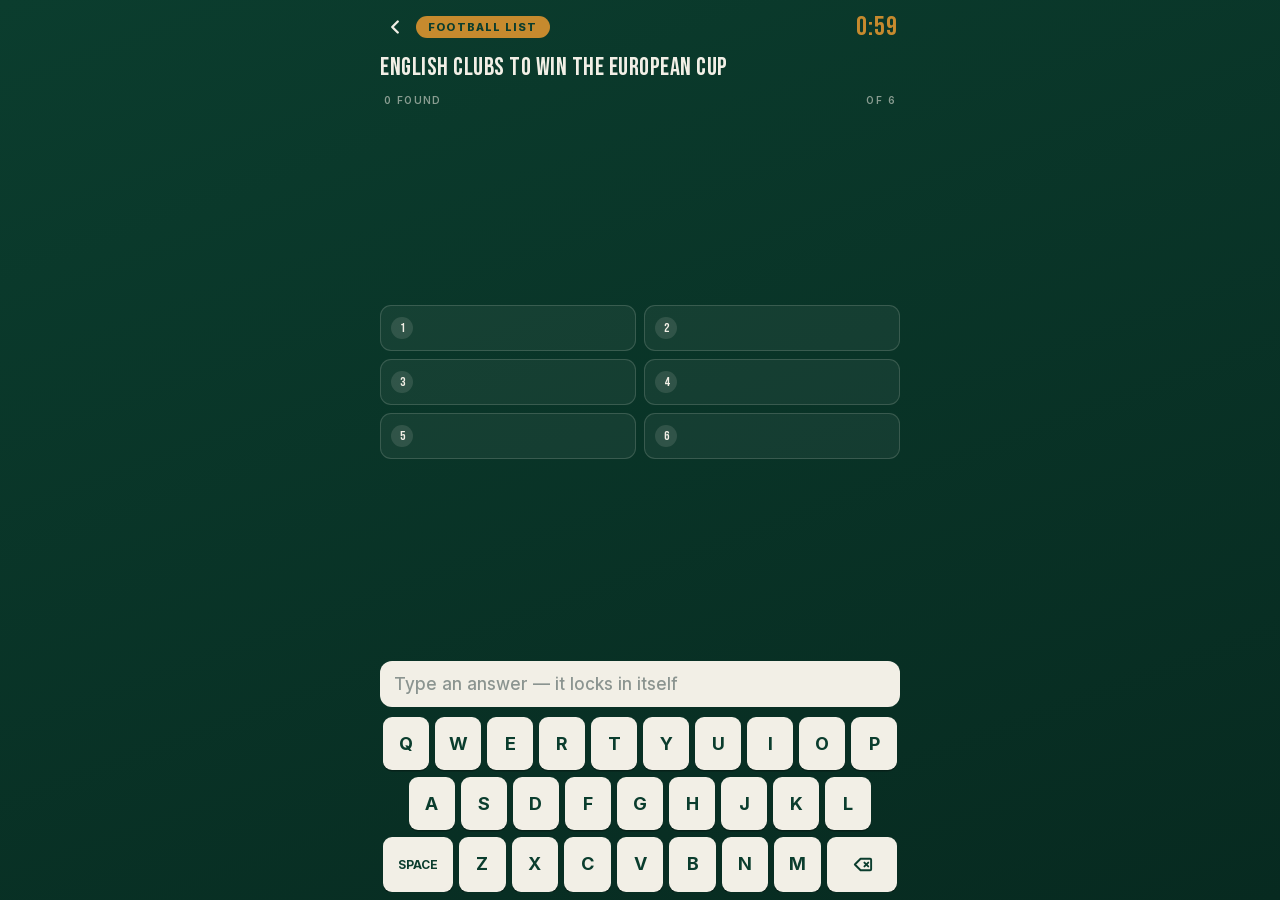
<file: football-list.html>
<!DOCTYPE html>
<html lang="en">
<head>
  <meta charset="UTF-8" />
  <!-- viewport-fit=cover lets the game fill the whole screen, under the notch -->
  <meta name="viewport" content="width=device-width, initial-scale=1.0, viewport-fit=cover" />
  <title>Fixture — Football List</title>

  <!-- Make it launch fullscreen like an app when added to the home screen -->
  <meta name="theme-color" content="#0b3d2e" />
  <meta name="mobile-web-app-capable" content="yes" />
  <meta name="apple-mobile-web-app-capable" content="yes" />
  <meta name="apple-mobile-web-app-status-bar-style" content="black-translucent" />
  <meta name="apple-mobile-web-app-title" content="Fixture" />
  <link rel="apple-touch-icon" href="icon-180.png" />
  <link rel="manifest" href="manifest.json" />

  <!-- Self-hosted brand fonts: Bebas Neue (display) + Inter (body) -->
  <link rel="stylesheet" href="fonts.css" />
  <style>
    /* ---------- Fixture design system (kept in sync with index.html) ---------- */
    :root {
      --pitch: #0b3d2e;             /* base */
      --pitch-dark: #072a20;        /* deeper end of the background gradient */
      --cream: #f2efe6;             /* all text */
      --gold: #c68a2e;              /* the single accent */
      --text-dark: #0b3d2e;         /* text sitting on top of gold or cream */

      --row-empty: rgba(255, 255, 255, 0.05);
      --row-solved: rgba(198, 138, 46, 0.14);
      --row-border: rgba(242, 239, 230, 0.16);

      --display: 'Bebas Neue', 'Arial Narrow', sans-serif;
      --body: 'Inter', -apple-system, BlinkMacSystemFont, "Segoe UI", Roboto, sans-serif;
    }

    * { box-sizing: border-box; }

    /* Lock the page to the screen: no scrolling, no rubber-band bounce. */
    html, body {
      height: 100%;
      overflow: hidden;
      overscroll-behavior: none;
      background: var(--pitch-dark);   /* paints the safe-area regions green, not white */
    }
    body {
      margin: 0;
      position: fixed;
      inset: 0;
      font-family: var(--body);
      background: linear-gradient(160deg, var(--pitch), var(--pitch-dark));
      color: var(--cream);
      display: flex;
      justify-content: center;
      padding: max(10px, env(safe-area-inset-top)) 14px max(8px, calc(env(safe-area-inset-bottom) - 20px));
      -webkit-user-select: none;
      user-select: none;
      touch-action: manipulation;   /* no double-tap zoom */
    }

    .game {
      width: 100%;
      max-width: 520px;
      display: flex;
      flex-direction: column;
      min-height: 0;
      overflow: hidden;
    }

    header { margin-bottom: 0; flex: 0 0 auto; }

    .badge {
      background: var(--gold);
      color: var(--text-dark);
      font-family: var(--body);
      font-weight: 800;
      letter-spacing: 1.2px;
      padding: 4px 12px;
      border-radius: 999px;
      font-size: 11px;
      text-transform: uppercase;
    }

    h1 {
      font-family: var(--display);
      font-size: 25px;
      font-weight: 400;          /* Bebas has one weight — never fake-bold it */
      letter-spacing: 0.5px;
      line-height: 1.1;
      margin: 10px 0 12px;
      text-transform: uppercase;
      white-space: nowrap;
      overflow: hidden;
    }

    /* ---------- Countdown timer (right end of the top bar) ---------- */
    .timer {
      margin-left: auto;
      font-family: var(--display);
      font-variant-numeric: tabular-nums;
      font-size: 27px;
      line-height: 1;
      color: var(--gold);
      letter-spacing: 1px;
      transition: color 0.2s ease;
    }
    /* the last ten seconds go red and pulse */
    .timer.urgent { color: #e5484d; animation: tick 1s steps(2) infinite; }
    @keyframes tick { 50% { opacity: 0.45; } }

    /* ---------- Score line above the grid ---------- */
    .col-head {
      display: flex;
      justify-content: space-between;
      padding: 0 4px 5px;
      font-size: 10px;
      font-weight: 600;
      letter-spacing: 1.4px;
      text-transform: uppercase;
      opacity: 0.55;
      flex: 0 0 auto;
    }

    /* ---------- Top bar ---------- */
    .topbar {
      flex: 0 0 auto;
      display: flex;
      align-items: center;
      gap: 8px;
      padding: 2px 2px 2px;
    }
    .back-btn {
      background: none;
      border: none;
      color: var(--cream);
      cursor: pointer;
      padding: 4px 2px;
      display: flex;
      align-items: center;
      -webkit-tap-highlight-color: transparent;
    }
    .back-btn:active { opacity: 0.55; }

    /* ---------- The answer grid: two columns of slots ---------- */
    .list {
      display: grid;
      grid-template-columns: 1fr 1fr;
      gap: 8px;
      grid-auto-rows: 46px;   /* slots stay a fixed, readable height... */
      align-content: center;  /* ...and the block centres in the space it has */
      margin-bottom: 8px;
      flex: 1 1 auto;
      min-height: 0;
    }

    .item {
      display: flex;
      align-items: center;
      gap: 9px;
      background: var(--row-empty);
      border: 1.5px solid var(--row-border);
      border-radius: 11px;
      padding: 3px 10px;
      overflow: hidden;
      transition: background 0.25s ease, border-color 0.25s ease;
    }
    /* found it yourself */
    .item.found {
      background: var(--row-solved);
      border-color: var(--gold);
      animation: pop 0.3s ease;
    }
    /* revealed at the end because you ran out of time */
    .item.missed { border-color: rgba(229, 72, 77, 0.5); }
    @keyframes pop {
      0% { transform: scale(0.9); }
      60% { transform: scale(1.03); }
      100% { transform: scale(1.0); }
    }

    .item-num {
      flex: 0 0 22px;
      height: 22px;
      border-radius: 50%;
      background: rgba(242, 239, 230, 0.12);
      color: var(--cream);
      font-family: var(--display);
      font-size: 13px;
      line-height: 1;
      padding-top: 2px;      /* Bebas sits high in its box */
      display: flex;
      align-items: center;
      justify-content: center;
      transition: background 0.25s ease, color 0.25s ease;
    }
    .item.found .item-num { background: var(--gold); color: var(--text-dark); }
    .item.missed .item-num { background: rgba(229, 72, 77, 0.5); color: var(--cream); }

    /* long club names (e.g. "Nottingham Forest") wrap onto a second line
       rather than being cut off with an ellipsis */
    .item-name {
      font-size: 13px;
      font-weight: 600;
      line-height: 1.15;
      flex: 1;
      min-width: 0;
      overflow: hidden;
    }
    .item.missed .item-name { color: rgba(242, 239, 230, 0.6); }

    /* ---------- Search box (no dropdown — it matches as you type) ---------- */
    .search-wrap { position: relative; flex: 0 0 auto; }

    .query {
      width: 100%;
      min-height: 46px;
      padding: 11px 14px;
      background: var(--cream);
      border-radius: 12px;
      display: flex;
      align-items: center;
      color: var(--text-dark);
      font-size: 17px;
      font-weight: 700;
      user-select: none;
    }
    .qtext { white-space: nowrap; overflow: hidden; text-transform: uppercase; }
    .qtext:empty::before { content: "Type an answer — it locks in itself"; color: #8b9490; font-weight: 500; text-transform: none; }
    .caret {
      width: 2px; height: 20px;
      background: var(--pitch);
      margin-left: 2px;
      animation: blink 1s steps(1) infinite;
    }
    .qtext:empty + .caret { display: none; }
    @keyframes blink { 50% { opacity: 0; } }

    /* a correct answer flashes the box gold for a moment */
    .query.hit { animation: hitflash 0.5s ease; }
    @keyframes hitflash {
      0%, 60% { box-shadow: 0 0 0 3px var(--gold); }
      100% { box-shadow: 0 0 0 3px rgba(198, 138, 46, 0); }
    }

    /* ---------- Built-in on-screen keyboard ---------- */
    .keyboard {
      flex: 0 0 auto;
      margin-top: 10px;
      padding: 0 3px;
      display: flex;
      flex-direction: column;
      gap: 7px;
      user-select: none;
    }
    .kb-row { display: flex; gap: 6px; justify-content: center; }
    .kb-row.indent { padding: 0 5%; }
    .key {
      flex: 1;
      text-align: center;
      background: var(--cream);
      color: var(--text-dark);
      border-radius: 9px;
      padding: 16px 0;
      font-size: 18px;
      font-weight: 700;
      text-transform: uppercase;
      cursor: pointer;
      user-select: none;
      box-shadow: 0 1.5px 0 rgba(0, 0, 0, 0.3);
      transition: background 0.08s ease, transform 0.08s ease;
    }
    .key:active { background: var(--gold); transform: scale(0.92); }
    .key.special { font-size: 12px; display: flex; align-items: center; justify-content: center; }
    .key.special:active { background: var(--gold); transform: scale(0.95); }
    .key.wide { flex: 1.5; }
    .key.spacebar { flex: 1.5; }
    .key.icon { display: flex; align-items: center; justify-content: center; }

    /* ---------- Finish pop-up (modal) ---------- */
    .overlay {
      display: none;
      position: fixed;
      inset: 0;
      z-index: 1000;
      background: rgba(7, 42, 32, 0.78);
      backdrop-filter: blur(3px);
      align-items: center;
      justify-content: center;
      padding: 20px;
    }
    .overlay.show { display: flex; }

    .modal {
      background: var(--cream);
      color: var(--text-dark);
      width: 100%;
      max-width: 380px;
      border-radius: 18px;
      padding: 26px 22px;
      text-align: center;
      animation: pop 0.35s ease;
    }
    .modal h2 {
      margin: 0 0 16px;
      font-size: 32px;
      font-family: var(--display);
      font-weight: 400;
      letter-spacing: 0.5px;
      text-transform: uppercase;
    }
    .stats { display: flex; gap: 12px; }
    .stat {
      flex: 1;
      background: rgba(11, 61, 46, 0.06);
      border-radius: 14px;
      padding: 14px 8px;
    }
    .stat-num {
      display: block;
      font-family: var(--display);
      font-weight: 400;
      font-size: 34px;
      line-height: 1;
      color: var(--gold);
      font-variant-numeric: tabular-nums;
    }
    .stat-label {
      display: block;
      margin-top: 5px;
      font-size: 9px;
      font-weight: 700;
      letter-spacing: 1.4px;
      text-transform: uppercase;
      color: rgba(11, 61, 46, 0.5);
    }
  </style>
</head>
<body>
  <main class="game">
    <div class="topbar">
      <a class="back-btn" id="backBtn" href="index.html" aria-label="Back to home">
        <svg viewBox="0 0 24 24" width="22" height="22" fill="none" stroke="currentColor" stroke-width="2.6" stroke-linecap="round" stroke-linejoin="round"><polyline points="15 18 9 12 15 6"></polyline></svg>
      </a>
      <span class="badge">Football List</span>
      <span class="timer" id="timer">1:00</span>
    </div>

    <header>
      <h1 id="title">Loading…</h1>
    </header>

    <div class="col-head">
      <span id="foundLabel">0 found</span>
      <span id="totalLabel">of 0</span>
    </div>

    <!-- The answer slots get built by the script below -->
    <div class="list" id="list"></div>

    <div class="search-wrap">
      <div class="query" id="query"><span class="qtext" id="qtext"></span><span class="caret"></span></div>
    </div>

    <!-- Built-in keyboard — keys are built by the script below -->
    <div class="keyboard" id="keyboard"></div>
  </main>

  <!-- The finish pop-up, hidden until the round ends -->
  <div class="overlay" id="overlay">
    <div class="modal">
      <h2 id="resultTitle">Time!</h2>
      <div class="stats">
        <div class="stat"><span class="stat-num" id="statScore">0/0</span><span class="stat-label">Named</span></div>
        <div class="stat"><span class="stat-num" id="statTime">0:00</span><span class="stat-label">Time used</span></div>
      </div>
    </div>
  </div>

  <script>
    // =========================================================
    //  THE LISTS
    //  "answers" are what's shown in the grid. "alt" holds the other
    //  spellings a player might type (e.g. "man utd") so short forms count.
    // =========================================================
    const LISTS = [
      {
        title: "Countries that have won the World Cup",
        answers: [
          { name: "Brazil",    alt: [] },
          { name: "Germany",   alt: ["west germany"] },
          { name: "Italy",     alt: [] },
          { name: "Argentina", alt: [] },
          { name: "France",    alt: [] },
          { name: "Uruguay",   alt: [] },
          { name: "England",   alt: [] },
          { name: "Spain",     alt: [] },
        ],
      },
      {
        title: "Clubs that have won the Premier League",
        answers: [
          { name: "Manchester United", alt: ["man utd", "man united", "manchester utd", "united"] },
          { name: "Manchester City",   alt: ["man city", "city"] },
          { name: "Arsenal",           alt: [] },
          { name: "Chelsea",           alt: [] },
          { name: "Blackburn Rovers",  alt: ["blackburn"] },
          { name: "Leicester City",    alt: ["leicester"] },
          { name: "Liverpool",         alt: [] },
        ],
      },
      {
        title: "English clubs to win the European Cup",
        answers: [
          { name: "Liverpool",         alt: [] },
          { name: "Manchester United", alt: ["man utd", "man united", "manchester utd", "united"] },
          { name: "Nottingham Forest", alt: ["forest", "notts forest"] },
          { name: "Chelsea",           alt: [] },
          { name: "Aston Villa",       alt: ["villa"] },
          { name: "Manchester City",   alt: ["man city", "city"] },
        ],
      },
      {
        title: "Players with three or more Ballon d'Ors",
        answers: [
          { name: "Lionel Messi",     alt: ["messi"] },
          { name: "Cristiano Ronaldo", alt: ["ronaldo", "cristiano"] },
          { name: "Michel Platini",   alt: ["platini"] },
          { name: "Johan Cruyff",     alt: ["cruyff", "cruijff"] },
          { name: "Marco van Basten", alt: ["van basten", "basten"] },
        ],
      },
      {
        title: "Clubs Cristiano Ronaldo has played for",
        answers: [
          { name: "Sporting CP",       alt: ["sporting", "sporting lisbon"] },
          { name: "Manchester United", alt: ["man utd", "man united", "manchester utd", "united"] },
          { name: "Real Madrid",       alt: ["madrid"] },
          { name: "Juventus",          alt: ["juve"] },
          { name: "Al-Nassr",          alt: ["al nassr", "alnassr", "nassr"] },
        ],
      },
      {
        title: "Clubs with five or more European Cups",
        answers: [
          { name: "Real Madrid",   alt: ["madrid"] },
          { name: "AC Milan",      alt: ["milan"] },
          { name: "Liverpool",     alt: [] },
          { name: "Bayern Munich", alt: ["bayern"] },
          { name: "Barcelona",     alt: ["barca"] },
        ],
      },
    ];

    // ---- Pick TODAY's list (same one all day, a new one tomorrow) ----
    function dayNumber() {
      const now = new Date();
      const today = Date.UTC(now.getFullYear(), now.getMonth(), now.getDate());
      const epoch = Date.UTC(2026, 0, 1);          // counting starts 1 Jan 2026
      return Math.floor((today - epoch) / 86400000);
    }
    const LIST = LISTS[((dayNumber() % LISTS.length) + LISTS.length) % LISTS.length];

    const ROUND_SECONDS = 60;

    // ---- Grab the parts of the page we'll update ----
    const listEl      = document.getElementById("list");
    const timerEl     = document.getElementById("timer");
    const queryEl     = document.getElementById("query");
    const qtextEl     = document.getElementById("qtext");
    const keyboardEl  = document.getElementById("keyboard");
    const overlayEl   = document.getElementById("overlay");
    const foundLabel  = document.getElementById("foundLabel");
    const totalLabel  = document.getElementById("totalLabel");

    let query = "";    // what the player has typed on the built-in keyboard
    let found;         // a Set of answer indexes already named
    let startTime;     // when the clock started
    let tickHandle;    // the repeating game loop
    let finished;      // true once time is up or the list is complete

    // Turn "Al-Nassr" or "  BARÇA " into "al nassr" / "barca" so that
    // punctuation, accents and stray spaces never cost the player a point.
    function normalise(text) {
      return text
        .toLowerCase()
        .normalize("NFD")                 // splits accented letters apart
        .replace(/[̀-ͯ]/g, "") // removes the accent marks
        .replace(/[^a-z0-9]+/g, " ")      // hyphens, apostrophes, dots -> space
        .trim();
    }

    // Every spelling that counts for a given answer.
    function spellingsFor(answer) {
      return [answer.name, ...answer.alt].map(normalise);
    }

    // Show m:ss for a number of seconds (e.g. 0:23, 1:00).
    function format(totalSeconds) {
      const s = Math.max(0, Math.ceil(totalSeconds));
      return Math.floor(s / 60) + ":" + (s % 60).toString().padStart(2, "0");
    }

    // Build the answer grid — blank slots until they're named.
    function buildList() {
      listEl.innerHTML = "";
      LIST.answers.forEach((answer, i) => {
        const item = document.createElement("div");
        item.className = "item";
        item.id = "item-" + i;
        item.innerHTML =
          '<div class="item-num">' + (i + 1) + '</div>' +
          '<div class="item-name"></div>';
        listEl.appendChild(item);
      });
      totalLabel.textContent = "of " + LIST.answers.length;
      renderScore();
    }

    function renderScore() {
      foundLabel.textContent = found.size + " found";
    }

    // Fill in one answer.
    function fillItem(i) {
      found.add(i);
      const item = document.getElementById("item-" + i);
      item.classList.add("found");
      item.querySelector(".item-name").textContent = LIST.answers[i].name;
      renderScore();
    }

    // A correct answer: flash the search box gold.
    let hitTimer;
    function flashHit() {
      clearTimeout(hitTimer);
      queryEl.classList.remove("hit");
      void queryEl.offsetWidth;      // restart the animation if it's mid-flash
      queryEl.classList.add("hit");
      hitTimer = setTimeout(() => queryEl.classList.remove("hit"), 500);
    }

    // After every keypress: does what's typed match an answer we don't have yet?
    function checkQuery() {
      const typed = normalise(query);
      if (!typed) return;

      for (let i = 0; i < LIST.answers.length; i++) {
        if (found.has(i)) continue;
        if (spellingsFor(LIST.answers[i]).includes(typed)) {
          fillItem(i);
          flashHit();
          query = "";
          renderQuery();
          if (found.size === LIST.answers.length) finish(true);
          return;
        }
      }
    }

    function renderQuery() {
      qtextEl.textContent = query;
    }

    // ---- Build the on-screen keyboard ----
    const KEY_ROWS = [
      ["q", "w", "e", "r", "t", "y", "u", "i", "o", "p"],
      ["a", "s", "d", "f", "g", "h", "j", "k", "l"],
      ["space", "z", "x", "c", "v", "b", "n", "m", "del"],
    ];
    function buildKeyboard() {
      keyboardEl.innerHTML = "";
      KEY_ROWS.forEach((row, i) => {
        const rowEl = document.createElement("div");
        rowEl.className = "kb-row";
        if (i === 1) rowEl.classList.add("indent");
        row.forEach((k) => {
          const key = document.createElement("div");
          key.className = "key";
          if (k === "del") {
            key.classList.add("special", "wide", "icon");
            key.setAttribute("aria-label", "Delete");
            key.innerHTML = '<svg viewBox="0 0 24 24" width="23" height="23" fill="none" stroke="currentColor" stroke-width="2" stroke-linecap="round" stroke-linejoin="round"><path d="M20 6H10L4 12l6 6h10a1 1 0 0 0 1-1V7a1 1 0 0 0-1-1z"/><line x1="14" y1="10" x2="18" y2="14"/><line x1="18" y1="10" x2="14" y2="14"/></svg>';
          }
          else if (k === "space") { key.classList.add("special", "spacebar"); key.textContent = "space"; }
          else { key.textContent = k; }
          key.addEventListener("pointerdown", (e) => { e.preventDefault(); pressKey(k); });
          rowEl.appendChild(key);
        });
        keyboardEl.appendChild(rowEl);
      });
    }
    function pressKey(k) {
      if (finished) return;
      if (k === "del") query = query.slice(0, -1);
      else if (k === "space") { if (query && !query.endsWith(" ")) query += " "; }
      else if (query.length < 24) query += k;
      renderQuery();
      checkQuery();          // answers lock in the moment they're spelled out
    }

    // ---- The game loop: count down, and stop at zero ----
    function loop() {
      const left = ROUND_SECONDS - (performance.now() - startTime) / 1000;
      timerEl.textContent = format(left);
      timerEl.classList.toggle("urgent", left <= 10);
      if (left <= 0) finish(false);
    }

    // Called when time runs out or the list is complete.
    function finish(completed) {
      if (finished) return;
      finished = true;
      clearInterval(tickHandle);

      const used = Math.min(ROUND_SECONDS, (performance.now() - startTime) / 1000);
      timerEl.textContent = format(completed ? ROUND_SECONDS - used : 0);
      timerEl.classList.remove("urgent");

      // Show whatever was missed, outlined in red.
      LIST.answers.forEach((answer, i) => {
        if (found.has(i)) return;
        const item = document.getElementById("item-" + i);
        item.classList.add("missed");
        item.querySelector(".item-name").textContent = answer.name;
      });

      query = "";
      renderQuery();

      document.getElementById("resultTitle").textContent = completed ? "All named!" : "Time!";
      document.getElementById("statScore").textContent = found.size + "/" + LIST.answers.length;
      document.getElementById("statTime").textContent = format(used);

      // small pause so the player sees the misses appear before the pop-up
      setTimeout(() => overlayEl.classList.add("show"), 1200);
    }

    // ---- Set up the game (runs once when the page loads) ----
    found = new Set();
    finished = false;
    document.getElementById("title").textContent = LIST.title;
    buildList();

    startTime = performance.now();
    timerEl.textContent = format(ROUND_SECONDS);
    tickHandle = setInterval(loop, 100);

    // Shrink the title font until it fits on a single line at any phone width.
    function fitTitle() {
      const el = document.getElementById("title");
      let size = 25;
      el.style.fontSize = size + "px";
      while (el.scrollWidth > el.clientWidth && size > 9) {
        size -= 0.5;
        el.style.fontSize = size + "px";
      }
    }

    buildKeyboard();
    renderQuery();
    fitTitle();
    window.addEventListener("resize", fitTitle);
    // re-fit once Bebas Neue has actually loaded (its metrics differ from the fallback)
    if (document.fonts && document.fonts.ready) document.fonts.ready.then(fitTitle);
  </script>
</body>
</html>
</file>
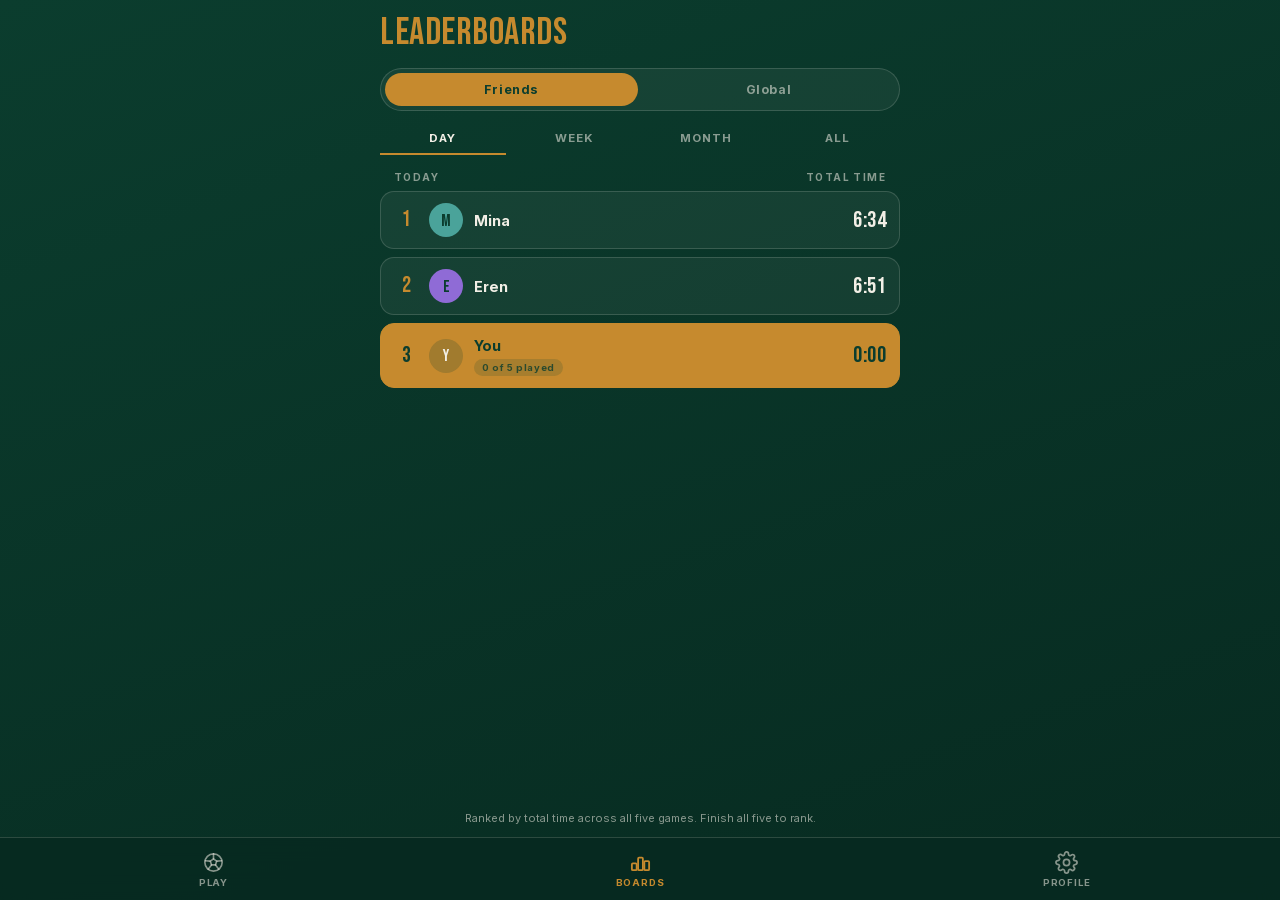
<file: leaderboard.html>
<!DOCTYPE html>
<html lang="en">
<head>
  <meta charset="UTF-8" />
  <meta name="viewport" content="width=device-width, initial-scale=1.0, viewport-fit=cover" />
  <title>Fixture — Leaderboards</title>

  <meta name="theme-color" content="#0b3d2e" />
  <meta name="mobile-web-app-capable" content="yes" />
  <meta name="apple-mobile-web-app-capable" content="yes" />
  <meta name="apple-mobile-web-app-status-bar-style" content="black-translucent" />
  <meta name="apple-mobile-web-app-title" content="Fixture" />
  <link rel="apple-touch-icon" href="icon-180.png" />
  <link rel="manifest" href="manifest.json" />

  <link rel="stylesheet" href="fonts.css" />
  <link rel="stylesheet" href="fixture.css" />
  <style>
    * { box-sizing: border-box; }

    html, body {
      height: 100%;
      overflow: hidden;
      overscroll-behavior: none;
      background: var(--pitch-dark);
    }
    body {
      margin: 0;
      position: fixed;
      inset: 0;
      font-family: var(--body);
      background: linear-gradient(160deg, var(--pitch), var(--pitch-dark));
      color: var(--cream);
      display: flex;
      justify-content: center;
      padding: max(14px, env(safe-area-inset-top)) 16px calc(var(--tabbar) + env(safe-area-inset-bottom));
      -webkit-user-select: none;
      user-select: none;
      touch-action: manipulation;
    }

    .board {
      width: 100%;
      max-width: 520px;
      display: flex;
      flex-direction: column;
      min-height: 0;
    }

    h1 {
      flex: 0 0 auto;
      font-family: var(--display);
      font-weight: 400;
      color: var(--gold);
      font-size: 38px;
      line-height: 1;
      letter-spacing: 0.5px;
      margin: 0 0 16px;
      text-transform: uppercase;
    }

    /* ---------- Global / Friends ---------- */
    .segment {
      flex: 0 0 auto;
      display: flex;
      gap: 4px;
      background: rgba(255, 255, 255, 0.05);
      border: 1px solid var(--card-border);
      border-radius: 999px;
      padding: 4px;
      margin-bottom: 14px;
    }
    .segment button {
      flex: 1;
      border: none;
      background: none;
      color: var(--muted);
      font-family: var(--body);
      font-size: 12.5px;
      font-weight: 700;
      letter-spacing: 0.6px;
      padding: 9px 6px;
      border-radius: 999px;
      cursor: pointer;
      -webkit-tap-highlight-color: transparent;
      transition: background 0.18s ease, color 0.18s ease;
    }
    .segment button.on { background: var(--gold); color: var(--text-dark); }

    /* ---------- Day / Week / Month / All ---------- */
    .periods {
      flex: 0 0 auto;
      display: flex;
      gap: 6px;
      margin-bottom: 16px;
    }
    .periods button {
      flex: 1;
      border: none;
      border-bottom: 2px solid transparent;
      background: none;
      color: var(--muted);
      font-family: var(--body);
      font-size: 11.5px;
      font-weight: 700;
      letter-spacing: 1px;
      text-transform: uppercase;
      padding: 6px 2px 8px;
      cursor: pointer;
      -webkit-tap-highlight-color: transparent;
      transition: color 0.18s ease, border-color 0.18s ease;
    }
    .periods button.on { color: var(--cream); border-bottom-color: var(--gold); }

    .col-head {
      flex: 0 0 auto;
      display: flex;
      justify-content: space-between;
      padding: 0 14px 8px;
      font-size: 10px;
      font-weight: 700;
      letter-spacing: 1.4px;
      text-transform: uppercase;
      color: var(--muted);
    }

    .rows {
      flex: 1 1 auto;
      min-height: 0;
      overflow-y: auto;
      -webkit-overflow-scrolling: touch;
    }
    .rows::-webkit-scrollbar { display: none; }

    .note {
      flex: 0 0 auto;
      padding: 12px 4px 0;
      font-size: 11px;
      line-height: 1.45;
      color: var(--muted);
      text-align: center;
    }
  </style>
</head>
<body>
  <main class="board">
    <h1>Leaderboards</h1>

    <!-- who you're ranked against -->
    <div class="segment" id="scopes"></div>

    <!-- over what stretch of time -->
    <div class="periods" id="periods"></div>

    <div class="col-head">
      <span id="headLeft">Today</span>
      <span id="headRight">Total time</span>
    </div>

    <div class="rows"><ol class="fx-lb" id="rows"></ol></div>

    <p class="note" id="note">Ranked by fastest time — lowest wins.</p>
  </main>

  <script src="fixture.js"></script>
  <script>
    var SCOPES  = [ { id: "friends", name: "Friends" }, { id: "global", name: "Global" } ];
    var PERIODS = [
      { id: "day",   name: "Day",   head: "Today",        label: "Total time" },
      { id: "week",  name: "Week",  head: "This week",    label: "Avg total" },
      { id: "month", name: "Month", head: "This month",   label: "Avg total" },
      { id: "all",   name: "All",   head: "Last 30 days", label: "Avg total" },
    ];

    // Strangers who only show up on the Global board.
    var STRANGERS = [
      { name: "arda_10",     initial: "A", colour: "#c05b5b" },
      { name: "futbolcu",    initial: "F", colour: "#5b7fc0" },
      { name: "kadikoy_kid", initial: "K", colour: "#9a7bd0" },
      { name: "no9",         initial: "N", colour: "#4f9d76" },
      { name: "trabzon61",   initial: "T", colour: "#c08a3e" },
      { name: "leyla.k",     initial: "L", colour: "#b5628f" },
      { name: "eflatun",     initial: "E", colour: "#6f6fb0" },
    ];

    var scope  = "friends";
    var period = "day";

    // A tiny repeatable random, so the same board always looks the same.
    function seeded(str) {
      var h = 1779033703 ^ str.length;
      for (var i = 0; i < str.length; i++) {
        h = Math.imul(h ^ str.charCodeAt(i), 3432918353);
        h = (h << 13) | (h >>> 19);
      }
      return function () {
        h = Math.imul(h ^ (h >>> 16), 2246822507);
        h = Math.imul(h ^ (h >>> 13), 3266489909);
        h ^= h >>> 16;
        return (h >>> 0) / 4294967296;
      };
    }

    // Roughly how long all five games take a decent player, in seconds.
    var PAR = 400;

    function buildRows() {
      // ---- Today: real. Your row is whatever you've actually played. ----
      if (period === "day") {
        var rows = Fixture.totals();
        if (scope === "global") {
          var rand = seeded("global-day");
          STRANGERS.forEach(function (s) {
            rows.push({
              name: s.name, initial: s.initial, colour: s.colour,
              seconds: Math.round(PAR * (0.75 + rand() * 0.7)),
              played: Fixture.GAMES.length, you: false,
            });
          });
          rows.sort(function (a, b) {
            var aDone = a.played === Fixture.GAMES.length, bDone = b.played === Fixture.GAMES.length;
            if (aDone !== bDone) return aDone ? -1 : 1;
            return a.seconds - b.seconds;
          });
        }
        return rows;
      }

      // ---- Longer periods: placeholders, since a session has no history ----
      var rand2 = seeded(scope + period);
      var spread = period === "week" ? 0.45 : 0.32;
      var people = Fixture.RIVALS.map(function (r) {
        return { name: r.name, initial: r.initial, colour: r.colour, you: false };
      });
      people.push({ name: "You", initial: "Y", colour: "#c68a2e", you: true });
      if (scope === "global") people = people.concat(STRANGERS.map(function (s) {
        return { name: s.name, initial: s.initial, colour: s.colour, you: false };
      }));

      return people
        .map(function (p) {
          p.seconds = Math.round(PAR * (0.78 + rand2() * spread));
          return p;
        })
        .sort(function (a, b) { return a.seconds - b.seconds; });
    }

    function renderControls() {
      var scopesEl = document.getElementById("scopes");
      scopesEl.innerHTML = "";
      SCOPES.forEach(function (s) {
        var b = document.createElement("button");
        b.textContent = s.name;
        if (s.id === scope) b.classList.add("on");
        b.addEventListener("click", function () { scope = s.id; render(); });
        scopesEl.appendChild(b);
      });

      var periodsEl = document.getElementById("periods");
      periodsEl.innerHTML = "";
      PERIODS.forEach(function (p) {
        var b = document.createElement("button");
        b.textContent = p.name;
        if (p.id === period) b.classList.add("on");
        b.addEventListener("click", function () { period = p.id; render(); });
        periodsEl.appendChild(b);
      });
    }

    function render() {
      renderControls();
      var p = PERIODS.filter(function (x) { return x.id === period; })[0];
      document.getElementById("headLeft").textContent = p.head;
      document.getElementById("headRight").textContent = p.label;

      Fixture.renderRows(document.getElementById("rows"), buildRows(), { showPlayed: period === "day" });

      document.getElementById("note").textContent = period === "day"
        ? "Ranked by total time across all five games. Finish all five to rank."
        : "Ranked by fastest average — placeholder standings until accounts exist.";
    }

    render();
    Fixture.renderTabBar('boards');
  </script>
</body>
</html>
</file>
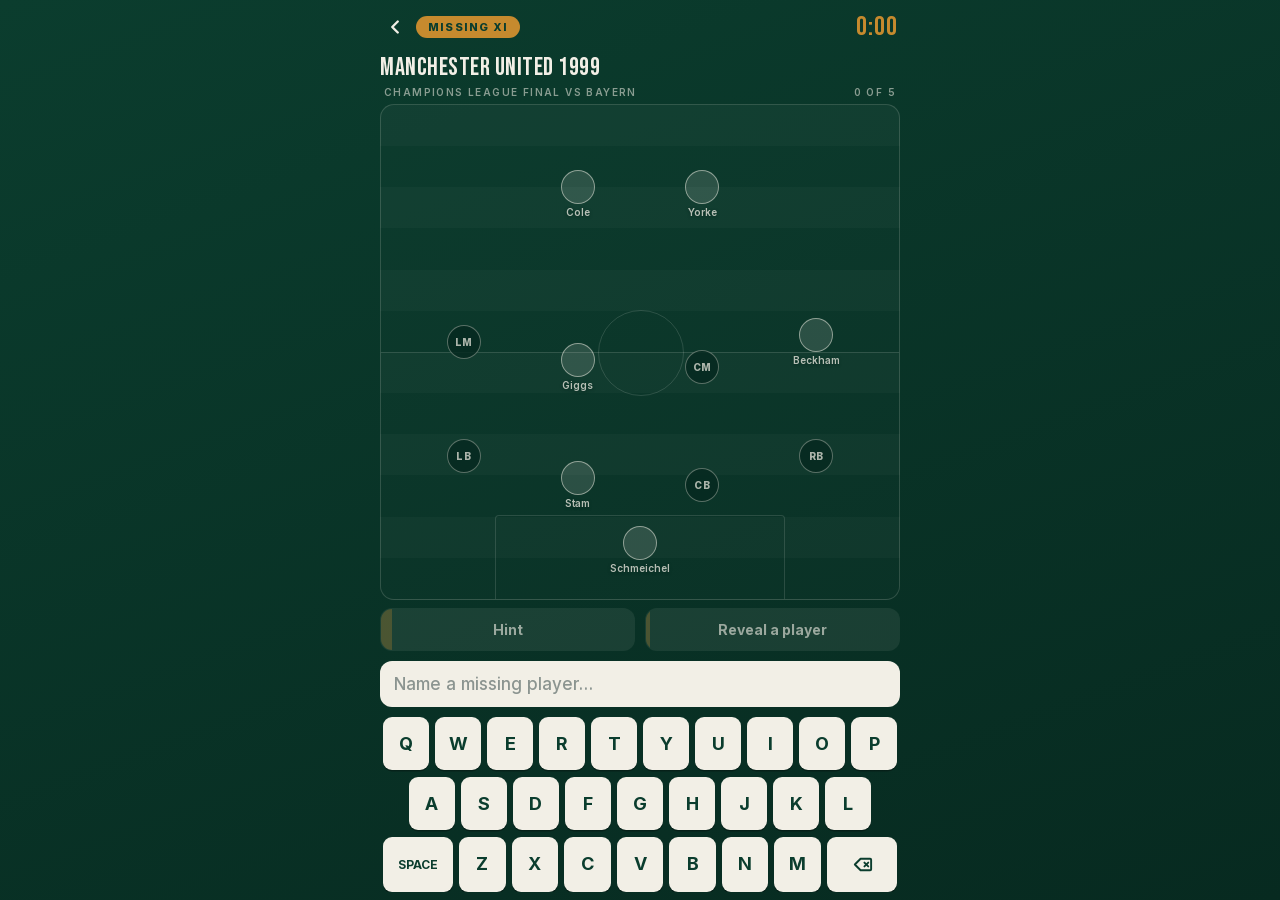
<file: missing-xi.html>
<!DOCTYPE html>
<html lang="en">
<head>
  <meta charset="UTF-8" />
  <!-- viewport-fit=cover lets the game fill the whole screen, under the notch -->
  <meta name="viewport" content="width=device-width, initial-scale=1.0, viewport-fit=cover" />
  <title>Fixture — Missing XI</title>

  <!-- Make it launch fullscreen like an app when added to the home screen -->
  <meta name="theme-color" content="#0b3d2e" />
  <meta name="mobile-web-app-capable" content="yes" />
  <meta name="apple-mobile-web-app-capable" content="yes" />
  <meta name="apple-mobile-web-app-status-bar-style" content="black-translucent" />
  <meta name="apple-mobile-web-app-title" content="Fixture" />
  <link rel="apple-touch-icon" href="icon-180.png" />
  <link rel="manifest" href="manifest.json" />

  <!-- Self-hosted brand fonts: Bebas Neue (display) + Inter (body) -->
  <link rel="stylesheet" href="fonts.css" />
  <!-- Shared tokens, end card and leaderboard rows -->
  <link rel="stylesheet" href="fixture.css" />
  <style>
    /* ---------- Fixture design system (kept in sync with index.html) ---------- */
    :root {
      --pitch: #0b3d2e;             /* base */
      --pitch-dark: #072a20;        /* deeper end of the background gradient */
      --cream: #f2efe6;             /* all text */
      --gold: #c68a2e;              /* the single accent */
      --text-dark: #0b3d2e;         /* text sitting on top of gold or cream */

      --row-border: rgba(242, 239, 230, 0.16);

      --display: 'Bebas Neue', 'Arial Narrow', sans-serif;
      --body: 'Inter', -apple-system, BlinkMacSystemFont, "Segoe UI", Roboto, sans-serif;
    }

    * { box-sizing: border-box; }

    /* Lock the page to the screen: no scrolling, no rubber-band bounce. */
    html, body {
      height: 100%;
      overflow: hidden;
      overscroll-behavior: none;
      background: var(--pitch-dark);   /* paints the safe-area regions green, not white */
    }
    body {
      margin: 0;
      position: fixed;
      inset: 0;
      font-family: var(--body);
      background: linear-gradient(160deg, var(--pitch), var(--pitch-dark));
      color: var(--cream);
      display: flex;
      justify-content: center;
      padding: max(10px, env(safe-area-inset-top)) 14px max(8px, calc(env(safe-area-inset-bottom) - 20px));
      -webkit-user-select: none;
      user-select: none;
      touch-action: manipulation;   /* no double-tap zoom */
    }

    .game {
      width: 100%;
      max-width: 520px;
      display: flex;
      flex-direction: column;
      min-height: 0;
      overflow: hidden;
    }

    header { margin-bottom: 0; flex: 0 0 auto; }

    .badge {
      background: var(--gold);
      color: var(--text-dark);
      font-family: var(--body);
      font-weight: 800;
      letter-spacing: 1.2px;
      padding: 4px 12px;
      border-radius: 999px;
      font-size: 11px;
      text-transform: uppercase;
    }

    h1 {
      font-family: var(--display);
      font-size: 25px;
      font-weight: 400;          /* Bebas has one weight — never fake-bold it */
      letter-spacing: 0.5px;
      line-height: 1.1;
      margin: 10px 0 4px;
      text-transform: uppercase;
      white-space: nowrap;
      overflow: hidden;
    }

    .timer {
      margin-left: auto;
      font-family: var(--display);
      font-variant-numeric: tabular-nums;
      font-size: 27px;
      line-height: 1;
      color: var(--gold);
      letter-spacing: 1px;
    }

    .col-head {
      display: flex;
      justify-content: space-between;
      padding: 0 4px 6px;
      font-size: 10px;
      font-weight: 600;
      letter-spacing: 1.4px;
      text-transform: uppercase;
      opacity: 0.55;
      flex: 0 0 auto;
    }

    /* ---------- Top bar ---------- */
    .topbar {
      flex: 0 0 auto;
      display: flex;
      align-items: center;
      gap: 8px;
      padding: 2px 2px 2px;
    }
    .back-btn {
      background: none;
      border: none;
      color: var(--cream);
      cursor: pointer;
      padding: 4px 2px;
      display: flex;
      align-items: center;
      -webkit-tap-highlight-color: transparent;
    }
    .back-btn:active { opacity: 0.55; }

    /* ---------- The pitch ---------- */
    .pitch {
      position: relative;
      flex: 1 1 auto;
      min-height: 0;
      margin-bottom: 8px;
      border: 1.5px solid var(--row-border);
      border-radius: 14px;
      background:
        repeating-linear-gradient(
          to bottom,
          rgba(255, 255, 255, 0.035) 0 8.33%,
          rgba(255, 255, 255, 0.012) 8.33% 16.66%
        );
      overflow: hidden;
    }
    /* halfway line + centre circle + penalty box, drawn in faint cream */
    .pitch::before {
      content: "";
      position: absolute;
      left: 0; right: 0; top: 50%;
      border-top: 1.5px solid rgba(242, 239, 230, 0.14);
    }
    .pitch::after {
      content: "";
      position: absolute;
      left: 50%; top: 50%;
      width: 84px; height: 84px;
      margin: -42px 0 0 -42px;
      border: 1.5px solid rgba(242, 239, 230, 0.14);
      border-radius: 50%;
    }
    .box {
      position: absolute;
      left: 22%;
      right: 22%;
      bottom: 0;
      height: 17%;
      border: 1.5px solid rgba(242, 239, 230, 0.14);
      border-bottom: none;
      border-radius: 4px 4px 0 0;
    }

    /* ---------- A player marker on the pitch ---------- */
    .spot {
      position: absolute;
      transform: translate(-50%, -50%);
      width: 62px;
      text-align: center;
      -webkit-tap-highlight-color: transparent;
    }
    .shirt {
      width: 34px;
      height: 34px;
      margin: 0 auto;
      border-radius: 50%;
      border: 1.5px solid rgba(242, 239, 230, 0.35);
      background: rgba(7, 42, 32, 0.85);
      color: rgba(242, 239, 230, 0.7);
      font-family: var(--body);
      font-size: 10px;
      font-weight: 800;
      letter-spacing: 0.5px;
      display: flex;
      align-items: center;
      justify-content: center;
      transition: background 0.25s ease, border-color 0.25s ease, color 0.25s ease;
    }
    /* names you were given for free */
    .spot.given .shirt {
      background: rgba(242, 239, 230, 0.14);
      border-color: rgba(242, 239, 230, 0.5);
      color: var(--cream);
    }
    /* names you worked out */
    .spot.found .shirt {
      background: var(--gold);
      border-color: var(--gold);
      color: var(--text-dark);
      animation: pop 0.35s ease;
    }
    /* names handed to you by the Reveal button — not yours, so not gold */
    .spot.revealed .shirt {
      background: rgba(242, 239, 230, 0.14);
      border-color: rgba(242, 239, 230, 0.5);
      color: var(--cream);
    }
    .spot.revealed .spot-name { color: rgba(242, 239, 230, 0.75); font-weight: 600; }

    /* a Hint puts greyed initials under a shirt until someone names it */
    .spot-name.hinted { color: rgba(242, 239, 230, 0.6); letter-spacing: 1.5px; }

    /* ---------- Hint / Reveal buttons (charge fill, same as Top Five) ---------- */
    .tools { display: flex; gap: 10px; margin-bottom: 10px; flex: 0 0 auto; }

    .tool-btn {
      flex: 1;
      position: relative;
      overflow: hidden;
      border: 1.5px solid transparent;
      border-radius: 12px;
      padding: 12px 10px;
      font-family: var(--body);
      font-size: 14px;
      font-weight: 700;
      color: rgba(242, 239, 230, 0.6);
      background: rgba(242, 239, 230, 0.08);   /* still charging / on cooldown */
      cursor: not-allowed;
      transition: color 0.25s ease, border-color 0.25s ease;
      -webkit-tap-highlight-color: transparent;
    }
    .tool-btn .fill {
      position: absolute;
      left: 0; top: 0; bottom: 0;
      width: 0%;
      background: rgba(198, 138, 46, 0.28);
      transition: width 0.12s linear;
    }
    .tool-btn .label {
      position: relative;           /* sits above the fill */
      z-index: 1;
      display: flex;
      align-items: center;
      justify-content: center;
      gap: 6px;
    }
    .tool-btn.ready {
      cursor: pointer;
      color: var(--gold);
      border-color: var(--gold);
    }
    .tool-btn.ready:active { transform: scale(0.98); }

    .spot-name {
      margin-top: 3px;
      font-size: 10px;
      font-weight: 700;
      line-height: 1.1;
      color: var(--cream);
      text-shadow: 0 1px 3px rgba(7, 42, 32, 0.9);
    }
    .spot.given .spot-name { color: rgba(242, 239, 230, 0.75); font-weight: 600; }
    .spot.missed .spot-name { color: rgba(242, 239, 230, 0.55); }
    /* a shirt nobody has named yet shows nothing underneath */
    .spot-name:empty { display: none; }

    @keyframes pop {
      0% { transform: scale(0.9); }
      60% { transform: scale(1.12); }
      100% { transform: scale(1.0); }
    }

    /* ---------- Search box + dropdown ---------- */
    .search-wrap { position: relative; flex: 0 0 auto; }

    .query {
      width: 100%;
      min-height: 46px;
      padding: 11px 14px;
      background: var(--cream);
      border-radius: 12px;
      display: flex;
      align-items: center;
      color: var(--text-dark);
      font-size: 17px;
      font-weight: 700;
      user-select: none;
    }
    .qtext { white-space: nowrap; overflow: hidden; text-transform: uppercase; }
    .qtext:empty::before { content: "Name a missing player…"; color: #8b9490; font-weight: 500; text-transform: none; }
    .caret {
      width: 2px; height: 20px;
      background: var(--pitch);
      margin-left: 2px;
      animation: blink 1s steps(1) infinite;
    }
    .qtext:empty + .caret { display: none; }
    @keyframes blink { 50% { opacity: 0; } }

    .query.wrong { animation: shake 0.4s ease, redfade 2.5s ease forwards; }
    @keyframes shake {
      0%, 100% { transform: translateX(0); }
      20% { transform: translateX(-8px); }
      40% { transform: translateX(8px); }
      60% { transform: translateX(-6px); }
      80% { transform: translateX(6px); }
    }
    @keyframes redfade {
      0%, 55% { box-shadow: 0 0 0 3px #e5484d; }
      100% { box-shadow: 0 0 0 3px rgba(229, 72, 77, 0); }
    }

    .dropdown {
      list-style: none;
      margin: 0;
      padding: 0;
      background: var(--cream);
      border-radius: 12px;
      overflow: hidden;
      max-height: 260px;
      overflow-y: auto;
      display: none;
      position: absolute;
      left: 0;
      right: 0;
      bottom: calc(100% + 8px);      /* sit just above the search box */
      z-index: 50;
      box-shadow: 0 -10px 28px rgba(0, 0, 0, 0.28);
    }
    .dropdown.show { display: block; }
    .dropdown li {
      padding: 13px 16px;
      color: var(--text-dark);
      font-size: 16px;
      font-weight: 600;
      cursor: pointer;
      border-bottom: 1px solid rgba(11, 61, 46, 0.09);
    }
    .dropdown li:last-child { border-bottom: none; }
    .dropdown li:hover, .dropdown li.active { background: rgba(198, 138, 46, 0.16); }
    .dropdown .empty { color: #8b9490; font-weight: 500; cursor: default; }
    .dropdown li.spent { color: #8b9490; text-decoration: line-through; }

    /* ---------- Built-in on-screen keyboard ---------- */
    .keyboard {
      flex: 0 0 auto;
      margin-top: 10px;
      padding: 0 3px;
      display: flex;
      flex-direction: column;
      gap: 7px;
      user-select: none;
    }
    .kb-row { display: flex; gap: 6px; justify-content: center; }
    .kb-row.indent { padding: 0 5%; }
    .key {
      flex: 1;
      text-align: center;
      background: var(--cream);
      color: var(--text-dark);
      border-radius: 9px;
      padding: 16px 0;
      font-size: 18px;
      font-weight: 700;
      text-transform: uppercase;
      cursor: pointer;
      user-select: none;
      box-shadow: 0 1.5px 0 rgba(0, 0, 0, 0.3);
      transition: background 0.08s ease, transform 0.08s ease;
    }
    .key:active { background: var(--gold); transform: scale(0.92); }
    .key.special { font-size: 12px; display: flex; align-items: center; justify-content: center; }
    .key.special:active { background: var(--gold); transform: scale(0.95); }
    .key.wide { flex: 1.5; }
    .key.spacebar { flex: 1.5; }
    .key.icon { display: flex; align-items: center; justify-content: center; }

  </style>
</head>
<body>
  <main class="game">
    <div class="topbar">
      <a class="back-btn" id="backBtn" href="index.html" aria-label="Back to home">
        <svg viewBox="0 0 24 24" width="22" height="22" fill="none" stroke="currentColor" stroke-width="2.6" stroke-linecap="round" stroke-linejoin="round"><polyline points="15 18 9 12 15 6"></polyline></svg>
      </a>
      <span class="badge">Missing XI</span>
      <span class="timer" id="timer">0:00</span>
    </div>

    <header>
      <h1 id="title">Loading…</h1>
    </header>

    <div class="col-head">
      <span id="subtitle"></span>
      <span id="foundLabel">0 of 0</span>
    </div>

    <!-- The eleven shirts get positioned by the script below -->
    <div class="pitch" id="pitch"><div class="box"></div></div>

    <!-- Hint + Reveal buttons -->
    <div class="tools">
      <button class="tool-btn" id="hintBtn">
        <span class="fill"></span>
        <span class="label">Hint</span>
      </button>
      <button class="tool-btn" id="revealBtn">
        <span class="fill"></span>
        <span class="label">Reveal a player</span>
      </button>
    </div>

    <div class="search-wrap">
      <ul class="dropdown" id="dropdown"></ul>
      <div class="query" id="query"><span class="qtext" id="qtext"></span><span class="caret"></span></div>
    </div>

    <!-- Built-in keyboard — keys are built by the script below -->
    <div class="keyboard" id="keyboard"></div>
  </main>

  <script src="fixture.js"></script>
  <script>
    // =========================================================
    //  THE LINEUPS
    //  x / y are percentages across the pitch (y: 0 = attacking end,
    //  100 = own goal). "given" players start already filled in.
    //  "short" is the surname shown under the shirt.
    // =========================================================
    const LINEUPS = [
      {
        title: "Barcelona 2011",
        subtitle: "Champions League final vs Man Utd",
        players: [
          { name: "Víctor Valdés",     short: "Valdés",     pos: "GK", x: 50, y: 90, given: true },
          { name: "Dani Alves",        short: "Alves",      pos: "RB", x: 84, y: 71 },
          { name: "Gerard Piqué",      short: "Piqué",      pos: "CB", x: 62, y: 77, given: true },
          { name: "Javier Mascherano", short: "Mascherano", pos: "CB", x: 38, y: 77 },
          { name: "Eric Abidal",       short: "Abidal",     pos: "LB", x: 16, y: 71 },
          { name: "Sergio Busquets",   short: "Busquets",   pos: "CM", x: 50, y: 56, given: true },
          { name: "Xavi Hernández",    short: "Xavi",       pos: "CM", x: 72, y: 44, given: true },
          { name: "Andrés Iniesta",    short: "Iniesta",    pos: "CM", x: 28, y: 44 },
          { name: "Pedro",             short: "Pedro",      pos: "RW", x: 80, y: 24 },
          { name: "Lionel Messi",      short: "Messi",      pos: "CF", x: 50, y: 16, given: true },
          { name: "David Villa",       short: "Villa",      pos: "LW", x: 20, y: 24, given: true },
        ],
      },
      {
        title: "Spain 2010",
        subtitle: "World Cup final vs Netherlands",
        players: [
          { name: "Iker Casillas",   short: "Casillas",  pos: "GK", x: 50, y: 90, given: true },
          { name: "Sergio Ramos",    short: "Ramos",     pos: "RB", x: 84, y: 71, given: true },
          { name: "Gerard Piqué",    short: "Piqué",     pos: "CB", x: 62, y: 77 },
          { name: "Carles Puyol",    short: "Puyol",     pos: "CB", x: 38, y: 77, given: true },
          { name: "Joan Capdevila",  short: "Capdevila", pos: "LB", x: 16, y: 71 },
          { name: "Sergio Busquets", short: "Busquets",  pos: "DM", x: 62, y: 58 },
          { name: "Xabi Alonso",     short: "Alonso",    pos: "DM", x: 38, y: 58 },
          { name: "Andrés Iniesta",  short: "Iniesta",   pos: "RM", x: 82, y: 40, given: true },
          { name: "Xavi Hernández",  short: "Xavi",      pos: "AM", x: 50, y: 42, given: true },
          { name: "Pedro",           short: "Pedro",     pos: "LM", x: 18, y: 40 },
          { name: "David Villa",     short: "Villa",     pos: "ST", x: 50, y: 18, given: true },
        ],
      },
      {
        title: "Manchester United 1999",
        subtitle: "Champions League final vs Bayern",
        players: [
          { name: "Peter Schmeichel", short: "Schmeichel", pos: "GK", x: 50, y: 90, given: true },
          { name: "Gary Neville",     short: "Neville",    pos: "RB", x: 84, y: 71 },
          { name: "Ronny Johnsen",    short: "Johnsen",    pos: "CB", x: 62, y: 77 },
          { name: "Jaap Stam",        short: "Stam",       pos: "CB", x: 38, y: 77, given: true },
          { name: "Denis Irwin",      short: "Irwin",      pos: "LB", x: 16, y: 71 },
          { name: "David Beckham",    short: "Beckham",    pos: "RM", x: 84, y: 48, given: true },
          { name: "Nicky Butt",       short: "Butt",       pos: "CM", x: 62, y: 53 },
          { name: "Ryan Giggs",       short: "Giggs",      pos: "CM", x: 38, y: 53, given: true },
          { name: "Jesper Blomqvist", short: "Blomqvist",  pos: "LM", x: 16, y: 48 },
          { name: "Dwight Yorke",     short: "Yorke",      pos: "ST", x: 62, y: 18, given: true },
          { name: "Andy Cole",        short: "Cole",       pos: "ST", x: 38, y: 18, given: true },
        ],
      },
      {
        title: "France 1998",
        subtitle: "World Cup final vs Brazil",
        players: [
          { name: "Fabien Barthez",       short: "Barthez",   pos: "GK", x: 50, y: 90, given: true },
          { name: "Lilian Thuram",        short: "Thuram",    pos: "RB", x: 84, y: 71, given: true },
          { name: "Marcel Desailly",      short: "Desailly",  pos: "CB", x: 62, y: 77, given: true },
          { name: "Frank Leboeuf",        short: "Leboeuf",   pos: "CB", x: 38, y: 77 },
          { name: "Bixente Lizarazu",     short: "Lizarazu",  pos: "LB", x: 16, y: 71, given: true },
          { name: "Christian Karembeu",   short: "Karembeu",  pos: "RM", x: 80, y: 52 },
          { name: "Didier Deschamps",     short: "Deschamps", pos: "CM", x: 50, y: 56, given: true },
          { name: "Emmanuel Petit",       short: "Petit",     pos: "LM", x: 20, y: 52 },
          { name: "Zinedine Zidane",      short: "Zidane",    pos: "AM", x: 64, y: 32, given: true },
          { name: "Youri Djorkaeff",      short: "Djorkaeff", pos: "AM", x: 36, y: 32 },
          { name: "Stéphane Guivarc'h",   short: "Guivarc'h", pos: "ST", x: 50, y: 15 },
        ],
      },
    ];

    // Famous names that are never the answer — they pad out the search list.
    const DECOYS = [
      "Cristiano Ronaldo", "Zlatan Ibrahimović", "Thierry Henry", "Ronaldinho", "Kaká",
      "Roberto Carlos", "Cafu", "Robert Lewandowski", "Karim Benzema", "Raúl",
      "Thomas Müller", "Kylian Mbappé", "Neymar", "Sergio Agüero", "Wayne Rooney",
      "Steven Gerrard", "Frank Lampard", "Paul Scholes", "Roy Keane", "Ruud van Nistelrooy",
      "Fernando Torres", "Luis Suárez", "Mohamed Salah", "Sadio Mané", "Erling Haaland",
      "Harry Kane", "Antoine Griezmann", "Eden Hazard", "Kevin De Bruyne", "Toni Kroos",
      "Luka Modrić", "Marcelo", "Dani Carvajal", "Philipp Lahm", "Bastian Schweinsteiger",
      "Fernando Hierro", "Michel Salgado", "Claude Makélélé", "Patrick Vieira",
      "Robert Pirès", "Marc Overmars", "Edwin van der Sar", "Rio Ferdinand", "John Terry",
    ];

    // ---- Pick TODAY's lineup (same one all day, a new one tomorrow) ----
    function dayNumber() {
      const now = new Date();
      const today = Date.UTC(now.getFullYear(), now.getMonth(), now.getDate());
      const epoch = Date.UTC(2026, 0, 1);          // counting starts 1 Jan 2026
      return Math.floor((today - epoch) / 86400000);
    }
    const XI = LINEUPS[((dayNumber() % LINEUPS.length) + LINEUPS.length) % LINEUPS.length];

    // The searchable list: everyone from every lineup, plus the decoys, A–Z.
    const DATABASE = (function () {
      const names = new Set();
      LINEUPS.forEach((l) => l.players.forEach((p) => names.add(p.name)));
      DECOYS.forEach((n) => names.add(n));
      return [...names].sort((a, b) => a.localeCompare(b));
    })();

    // How many shirts the player actually has to work out.
    const TO_FIND = XI.players.filter((p) => !p.given).length;

    // How long Hint and Reveal take to charge up. There is no time penalty
    // for using them — the wait IS the cost, because your time is your score.
    const HINT_UNLOCK     = 20000;   // Hint after 20s, recharges over 20s
    const REVEAL_UNLOCK   = 60000;   // Reveal after 1 min...
    const REVEAL_COOLDOWN = 45000;   // ...and 45s between each one

    // ---- Grab the parts of the page we'll update ----
    const pitchEl     = document.getElementById("pitch");
    const timerEl     = document.getElementById("timer");
    const queryEl     = document.getElementById("query");
    const qtextEl     = document.getElementById("qtext");
    const keyboardEl  = document.getElementById("keyboard");
    const dropdownEl  = document.getElementById("dropdown");
    const foundLabel  = document.getElementById("foundLabel");
    const GAME_ID = "xi";        // how this game is known to fixture.js
    let usedHelp = false;        // true once a Hint or Reveal has been used

    const hintBtn     = document.getElementById("hintBtn");
    const revealBtn   = document.getElementById("revealBtn");

    let query = "";    // what the player has typed on the built-in keyboard
    let found;         // a Set of indexes the player worked out themselves
    let shown;         // a Set of indexes handed over by the Reveal button
    let guessed;       // every name already tried, so repeats don't shake twice
    let startTime;
    let tickHandle;
    let finished;
    let hint;          // { duration, readyAt, ready }
    let reveal;        // { duration, readyAt, ready }

    function normalise(text) {
      return text
        .toLowerCase()
        .trim()
        .normalize("NFD")                 // splits accented letters apart
        .replace(/[̀-ͯ]/g, ""); // removes the accent marks
    }

    function matchesQuery(name, q) {
      return normalise(name)
        .split(/\s+/)
        .some((word) => word.startsWith(q));
    }

    function format(totalSeconds) {
      const m = Math.floor(totalSeconds / 60);
      const s = Math.floor(totalSeconds % 60).toString().padStart(2, "0");
      return m + ":" + s;
    }

    // Drop the eleven shirts onto the pitch at their formation positions.
    function buildPitch() {
      XI.players.forEach((p, i) => {
        const spot = document.createElement("div");
        spot.className = "spot" + (p.given ? " given" : "");
        spot.id = "spot-" + i;
        spot.style.left = p.x + "%";
        spot.style.top = p.y + "%";
        spot.innerHTML =
          '<div class="shirt">' + (p.given ? "" : p.pos) + '</div>' +
          '<div class="spot-name">' + (p.given ? p.short : "") + '</div>';
        pitchEl.appendChild(spot);
      });
      renderScore();
    }

    function renderScore() {
      foundLabel.textContent = (found.size + shown.size) + " of " + TO_FIND;
    }

    // Put a name on a shirt — either because you named it ("found")
    // or because the Reveal button handed it over ("revealed").
    function fillSpot(i, how) {
      const p = XI.players[i];
      const spot = document.getElementById("spot-" + i);
      spot.classList.add(how);
      spot.querySelector(".shirt").textContent = "";
      const nameEl = spot.querySelector(".spot-name");
      nameEl.classList.remove("hinted");
      nameEl.textContent = p.short;

      if (how === "found") found.add(i);
      else shown.add(i);

      renderScore();
      if (found.size + shown.size === TO_FIND) finish();
    }

    // Shirts nobody has named yet — used by both Hint and Reveal.
    function stillMissing() {
      return XI.players
        .map((p, i) => i)
        .filter((i) => !XI.players[i].given && !found.has(i) && !shown.has(i));
    }

    // Turn "Dani Alves" into "D. A." for the Hint.
    function initials(name) {
      return name
        .split(/\s+/)
        .map((word) => word[0].toUpperCase() + ".")
        .join(" ");
    }

    let wrongTimer;
    function flashWrong() {
      clearTimeout(wrongTimer);
      queryEl.classList.remove("wrong");
      void queryEl.offsetWidth;      // restart the animation if it's mid-shake
      queryEl.classList.add("wrong");
      wrongTimer = setTimeout(() => queryEl.classList.remove("wrong"), 2500);
    }

    function renderQuery() {
      qtextEl.textContent = query;
      renderDropdown();
    }

    function renderDropdown() {
      const q = normalise(query);
      dropdownEl.innerHTML = "";

      if (!q || finished) { dropdownEl.classList.remove("show"); return; }

      const matches = DATABASE.filter((name) => matchesQuery(name, q));

      if (matches.length === 0) {
        dropdownEl.innerHTML = '<li class="empty">No players found</li>';
      } else {
        matches.slice(0, 6).forEach((name) => {
          const li = document.createElement("li");
          li.textContent = name;
          if (guessed.has(name)) li.classList.add("spent");
          li.addEventListener("click", () => pickPlayer(name));
          dropdownEl.appendChild(li);
        });
      }
      dropdownEl.classList.add("show");
    }

    // ---- Build the on-screen keyboard ----
    const KEY_ROWS = [
      ["q", "w", "e", "r", "t", "y", "u", "i", "o", "p"],
      ["a", "s", "d", "f", "g", "h", "j", "k", "l"],
      ["space", "z", "x", "c", "v", "b", "n", "m", "del"],
    ];
    function buildKeyboard() {
      keyboardEl.innerHTML = "";
      KEY_ROWS.forEach((row, i) => {
        const rowEl = document.createElement("div");
        rowEl.className = "kb-row";
        if (i === 1) rowEl.classList.add("indent");
        row.forEach((k) => {
          const key = document.createElement("div");
          key.className = "key";
          if (k === "del") {
            key.classList.add("special", "wide", "icon");
            key.setAttribute("aria-label", "Delete");
            key.innerHTML = '<svg viewBox="0 0 24 24" width="23" height="23" fill="none" stroke="currentColor" stroke-width="2" stroke-linecap="round" stroke-linejoin="round"><path d="M20 6H10L4 12l6 6h10a1 1 0 0 0 1-1V7a1 1 0 0 0-1-1z"/><line x1="14" y1="10" x2="18" y2="14"/><line x1="18" y1="10" x2="14" y2="14"/></svg>';
          }
          else if (k === "space") { key.classList.add("special", "spacebar"); key.textContent = "space"; }
          else { key.textContent = k; }
          key.addEventListener("pointerdown", (e) => { e.preventDefault(); pressKey(k); });
          rowEl.appendChild(key);
        });
        keyboardEl.appendChild(rowEl);
      });
    }
    function pressKey(k) {
      if (finished) return;
      if (k === "del") query = query.slice(0, -1);
      else if (k === "space") { if (query && !query.endsWith(" ")) query += " "; }
      else if (query.length < 24) query += k;
      renderQuery();
    }

    // The player picked a name. If they're in the XI and still missing,
    // the name drops onto their own shirt — no need to pick the spot first.
    function pickPlayer(name) {
      if (finished) return;

      const i = XI.players.findIndex((p, idx) =>
        p.name === name && !p.given && !found.has(idx) && !shown.has(idx));
      if (i !== -1) {
        fillSpot(i, "found");
      } else {
        flashWrong();          // not in this XI, or already on the pitch
      }
      guessed.add(name);

      query = "";
      renderQuery();
    }

    // ---- Hint & Reveal (each returns true if it actually did something,
    //      so a wasted press never starts a cooldown) ----
    function doHint() {
      // only hint at a shirt that hasn't been hinted at already
      const options = stillMissing().filter(
        (i) => !document.querySelector("#spot-" + i + " .spot-name").textContent);
      if (options.length === 0) return false;
      const i = options[Math.floor(Math.random() * options.length)];
      const nameEl = document.querySelector("#spot-" + i + " .spot-name");
      nameEl.textContent = initials(XI.players[i].name);
      nameEl.classList.add("hinted");
      return true;
    }

    function doReveal() {
      const options = stillMissing();
      if (options.length === 0) return false;
      fillSpot(options[Math.floor(Math.random() * options.length)], "revealed");
      return true;
    }

    // ---- The game loop: the timer plus the two charge bars ----
    function updateTool(btn, tool, now) {
      const chargeStart = tool.readyAt - tool.duration;
      const pct = Math.max(0, Math.min(1, (now - chargeStart) / tool.duration));
      btn.querySelector(".fill").style.width = (pct * 100) + "%";
      tool.ready = now >= tool.readyAt;
      btn.classList.toggle("ready", tool.ready);
    }

    function loop() {
      const now = performance.now();
      timerEl.textContent = format((now - startTime) / 1000);
      updateTool(hintBtn, hint, now);
      updateTool(revealBtn, reveal, now);
    }

    // Called when all the missing names are in.
    function finish() {
      finished = true;
      clearInterval(tickHandle);
      const seconds = (performance.now() - startTime) / 1000;
      timerEl.textContent = format(seconds);

      query = "";
      qtextEl.textContent = "";
      dropdownEl.classList.remove("show");

      Fixture.saveResult(GAME_ID, seconds, !usedHelp);
      // small pause so the player sees the last shirt fill before the card
      setTimeout(() => Fixture.showEndcard({
        gameId: GAME_ID, seconds: seconds, title: "Lineup complete!",
      }), 1200);
    }

    // ---- Set up the game (runs once when the page loads) ----
    // One go per day: if today's already done, show the end card instead.
    const alreadyPlayed = Fixture.getResult(GAME_ID);
    if (alreadyPlayed) {
      Fixture.showEndcard({
        gameId: GAME_ID, seconds: alreadyPlayed.seconds,
        title: "Lineup complete!", locked: true,
      });
    }

    found = new Set();
    shown = new Set();
    guessed = new Set();
    finished = !!alreadyPlayed;      // a finished game ignores every tap

    document.getElementById("title").textContent = XI.title;
    document.getElementById("subtitle").textContent = XI.subtitle;
    buildPitch();

    startTime = performance.now();
    hint   = { duration: HINT_UNLOCK,   readyAt: startTime + HINT_UNLOCK,   ready: false };
    reveal = { duration: REVEAL_UNLOCK, readyAt: startTime + REVEAL_UNLOCK, ready: false };
    tickHandle = setInterval(loop, 100);

    // Shrink the title font until it fits on a single line at any phone width.
    function fitTitle() {
      const el = document.getElementById("title");
      let size = 25;
      el.style.fontSize = size + "px";
      while (el.scrollWidth > el.clientWidth && size > 9) {
        size -= 0.5;
        el.style.fontSize = size + "px";
      }
    }

    buildKeyboard();
    renderQuery();
    fitTitle();
    window.addEventListener("resize", fitTitle);
    // re-fit once Bebas Neue has actually loaded (its metrics differ from the fallback)
    if (document.fonts && document.fonts.ready) document.fonts.ready.then(fitTitle);

    hintBtn.addEventListener("click", () => {
      if (finished || !hint.ready) return;
      if (doHint()) { usedHelp = true; hint.readyAt = performance.now() + HINT_UNLOCK; }
    });
    revealBtn.addEventListener("click", () => {
      if (finished || !reveal.ready) return;
      if (doReveal()) { usedHelp = true; reveal.readyAt = performance.now() + REVEAL_COOLDOWN; }
    });
  </script>
</body>
</html>
</file>
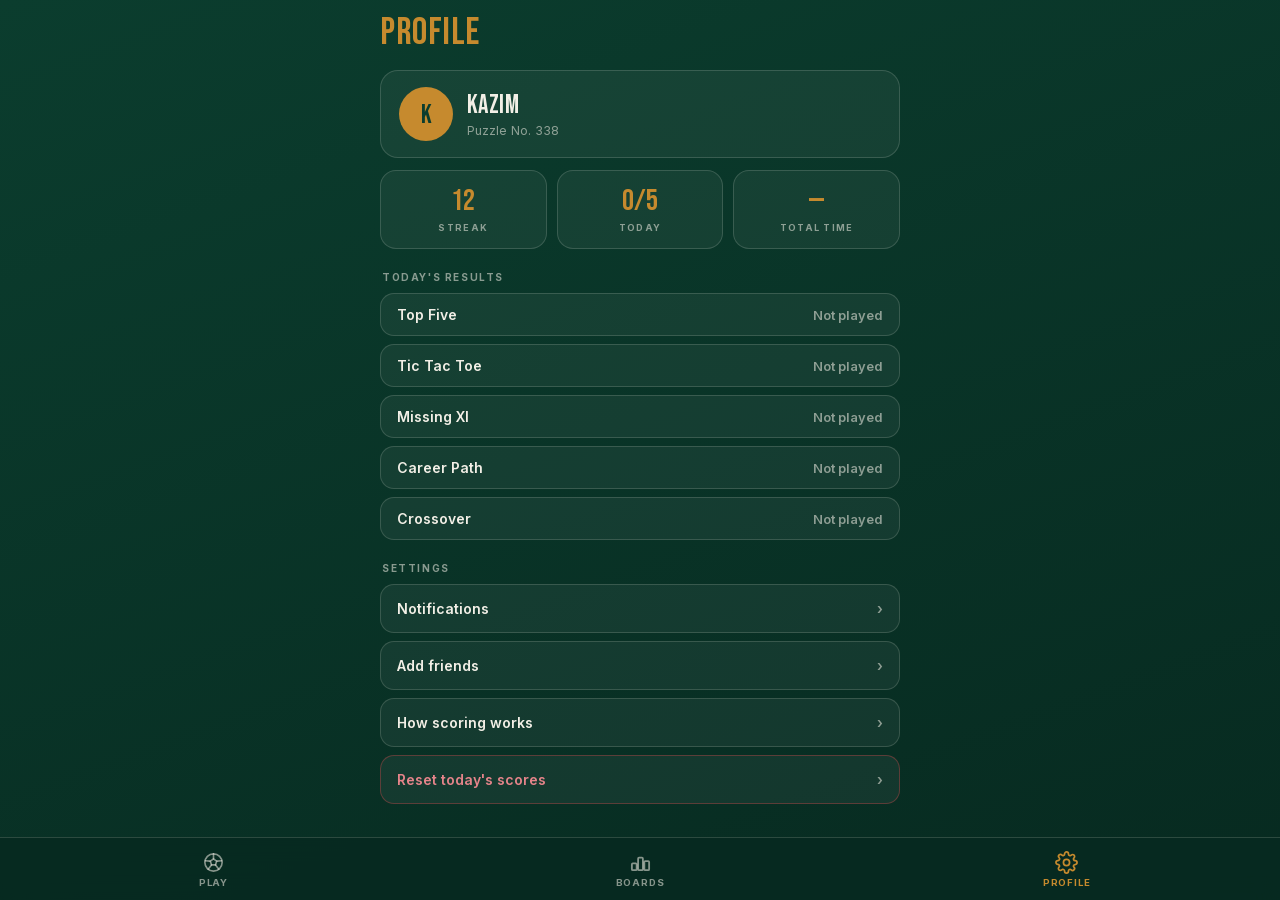
<file: profile.html>
<!DOCTYPE html>
<html lang="en">
<head>
  <meta charset="UTF-8" />
  <meta name="viewport" content="width=device-width, initial-scale=1.0, viewport-fit=cover" />
  <title>Fixture — Profile</title>

  <meta name="theme-color" content="#0b3d2e" />
  <meta name="mobile-web-app-capable" content="yes" />
  <meta name="apple-mobile-web-app-capable" content="yes" />
  <meta name="apple-mobile-web-app-status-bar-style" content="black-translucent" />
  <meta name="apple-mobile-web-app-title" content="Fixture" />
  <link rel="apple-touch-icon" href="icon-180.png" />
  <link rel="manifest" href="manifest.json" />

  <link rel="stylesheet" href="fonts.css" />
  <link rel="stylesheet" href="fixture.css" />
  <style>
    * { box-sizing: border-box; }

    html, body {
      height: 100%;
      overflow: hidden;
      overscroll-behavior: none;
      background: var(--pitch-dark);
    }
    body {
      margin: 0;
      position: fixed;
      inset: 0;
      font-family: var(--body);
      background: linear-gradient(160deg, var(--pitch), var(--pitch-dark));
      color: var(--cream);
      display: flex;
      justify-content: center;
      padding: max(14px, env(safe-area-inset-top)) 16px calc(var(--tabbar) + env(safe-area-inset-bottom));
      -webkit-user-select: none;
      user-select: none;
      touch-action: manipulation;
    }

    .profile {
      width: 100%;
      max-width: 520px;
      display: flex;
      flex-direction: column;
      min-height: 0;
      overflow-y: auto;
      -webkit-overflow-scrolling: touch;
    }
    .profile::-webkit-scrollbar { display: none; }

    h1 {
      flex: 0 0 auto;
      font-family: var(--display);
      font-weight: 400;
      color: var(--gold);
      font-size: 38px;
      line-height: 1;
      letter-spacing: 0.5px;
      margin: 0 0 18px;
      text-transform: uppercase;
    }

    /* ---------- Who you are ---------- */
    .me {
      flex: 0 0 auto;
      display: flex;
      align-items: center;
      gap: 14px;
      background: var(--card);
      border: 1px solid var(--card-border);
      border-radius: 18px;
      padding: 16px 18px;
      margin-bottom: 12px;
    }
    .me-avatar {
      flex: 0 0 54px;
      height: 54px;
      border-radius: 50%;
      background: var(--gold);
      color: var(--text-dark);
      font-family: var(--display);
      font-weight: 400;
      font-size: 26px;
      line-height: 1;
      padding-top: 3px;
      display: flex;
      align-items: center;
      justify-content: center;
    }
    .me-name { font-family: var(--display); font-weight: 400; font-size: 26px; letter-spacing: 0.4px; text-transform: uppercase; }
    .me-sub { margin-top: 2px; font-size: 12.5px; color: var(--muted); }

    /* ---------- Three headline numbers ---------- */
    .stats { flex: 0 0 auto; display: flex; gap: 10px; margin-bottom: 22px; }
    .stat {
      flex: 1;
      background: var(--card);
      border: 1px solid var(--card-border);
      border-radius: 16px;
      padding: 15px 6px;
      text-align: center;
    }
    .stat-num {
      display: block;
      font-family: var(--display);
      font-weight: 400;
      font-size: 30px;
      line-height: 1;
      color: var(--gold);
      font-variant-numeric: tabular-nums;
    }
    .stat-label {
      display: block;
      margin-top: 6px;
      font-size: 9px;
      font-weight: 700;
      letter-spacing: 1.3px;
      text-transform: uppercase;
      color: var(--muted);
    }

    .section-label {
      flex: 0 0 auto;
      font-size: 10px;
      font-weight: 700;
      letter-spacing: 1.6px;
      text-transform: uppercase;
      color: var(--muted);
      margin: 0 2px 10px;
    }

    /* ---------- Today's results, game by game ---------- */
    .results { flex: 0 0 auto; margin-bottom: 22px; }
    .result-row {
      display: flex;
      align-items: center;
      gap: 12px;
      background: var(--card);
      border: 1px solid var(--card-border);
      border-radius: 14px;
      padding: 12px 16px;
      margin-bottom: 8px;
    }
    .result-row:last-child { margin-bottom: 0; }
    .rr-name { flex: 1 1 auto; font-weight: 600; font-size: 14px; }
    .rr-time {
      font-family: var(--display);
      font-weight: 400;
      font-size: 22px;
      color: var(--gold);
      font-variant-numeric: tabular-nums;
    }
    .rr-time.pending { color: var(--muted); font-size: 13px; font-family: var(--body); font-weight: 600; }

    /* ---------- Settings rows ---------- */
    .settings { flex: 0 0 auto; margin-bottom: 8px; }
    .setting {
      display: flex;
      align-items: center;
      gap: 12px;
      width: 100%;
      background: var(--card);
      border: 1px solid var(--card-border);
      border-radius: 14px;
      padding: 15px 16px;
      margin-bottom: 8px;
      color: var(--cream);
      font-family: var(--body);
      font-size: 14px;
      font-weight: 600;
      text-align: left;
      cursor: pointer;
      -webkit-tap-highlight-color: transparent;
    }
    .setting:active { background: rgba(255, 255, 255, 0.09); }
    .setting .chev { margin-left: auto; color: var(--muted); }
    .setting.danger { color: #e5848a; border-color: rgba(229, 72, 77, 0.35); }

    .note {
      flex: 0 0 auto;
      padding: 6px 4px 0;
      font-size: 11px;
      line-height: 1.5;
      color: var(--muted);
      text-align: center;
    }
  </style>
</head>
<body>
  <main class="profile">
    <h1>Profile</h1>

    <div class="me">
      <span class="me-avatar">K</span>
      <div>
        <div class="me-name">Kazim</div>
        <div class="me-sub" id="meSub">Playing since day one</div>
      </div>
    </div>

    <div class="stats">
      <div class="stat"><span class="stat-num">12</span><span class="stat-label">Streak</span></div>
      <div class="stat"><span class="stat-num" id="statPlayed">0/5</span><span class="stat-label">Today</span></div>
      <div class="stat"><span class="stat-num" id="statTotal">—</span><span class="stat-label">Total time</span></div>
    </div>

    <div class="section-label">Today's Results</div>
    <section class="results" id="results"></section>

    <div class="section-label">Settings</div>
    <section class="settings">
      <button class="setting">Notifications<span class="chev">›</span></button>
      <button class="setting">Add friends<span class="chev">›</span></button>
      <button class="setting">How scoring works<span class="chev">›</span></button>
      <button class="setting danger" id="resetBtn">Reset today's scores<span class="chev">›</span></button>
    </section>

    <p class="note">
      Trial build. Scores last while the app is open and clear when you quit —
      real ones need an account.
    </p>
  </main>

  <script src="fixture.js"></script>
  <script>
    (function () {
      var results = Fixture.getResults();
      var played = 0, total = 0;

      var listEl = document.getElementById('results');
      Fixture.GAMES.forEach(function (game) {
        var done = results[game.id];
        if (done) { played++; total += done.seconds; }

        var row = document.createElement('div');
        row.className = 'result-row';
        row.innerHTML =
          '<span class="rr-name">' + game.name + '</span>' +
          (done
            ? '<span class="rr-time">' + Fixture.formatTime(done.seconds) + '</span>'
            : '<span class="rr-time pending">Not played</span>');
        listEl.appendChild(row);
      });

      document.getElementById('statPlayed').textContent = played + '/' + Fixture.GAMES.length;
      document.getElementById('statTotal').textContent = played ? Fixture.formatTime(total) : '—';
      document.getElementById('meSub').textContent = 'Puzzle No. ' + Fixture.dayNumber();
    })();

    // Handy while testing: wipes today so every game can be played again.
    document.getElementById('resetBtn').addEventListener('click', function () {
      Fixture.clearToday();
      window.location.reload();
    });

    Fixture.renderTabBar('profile');
  </script>
</body>
</html>
</file>
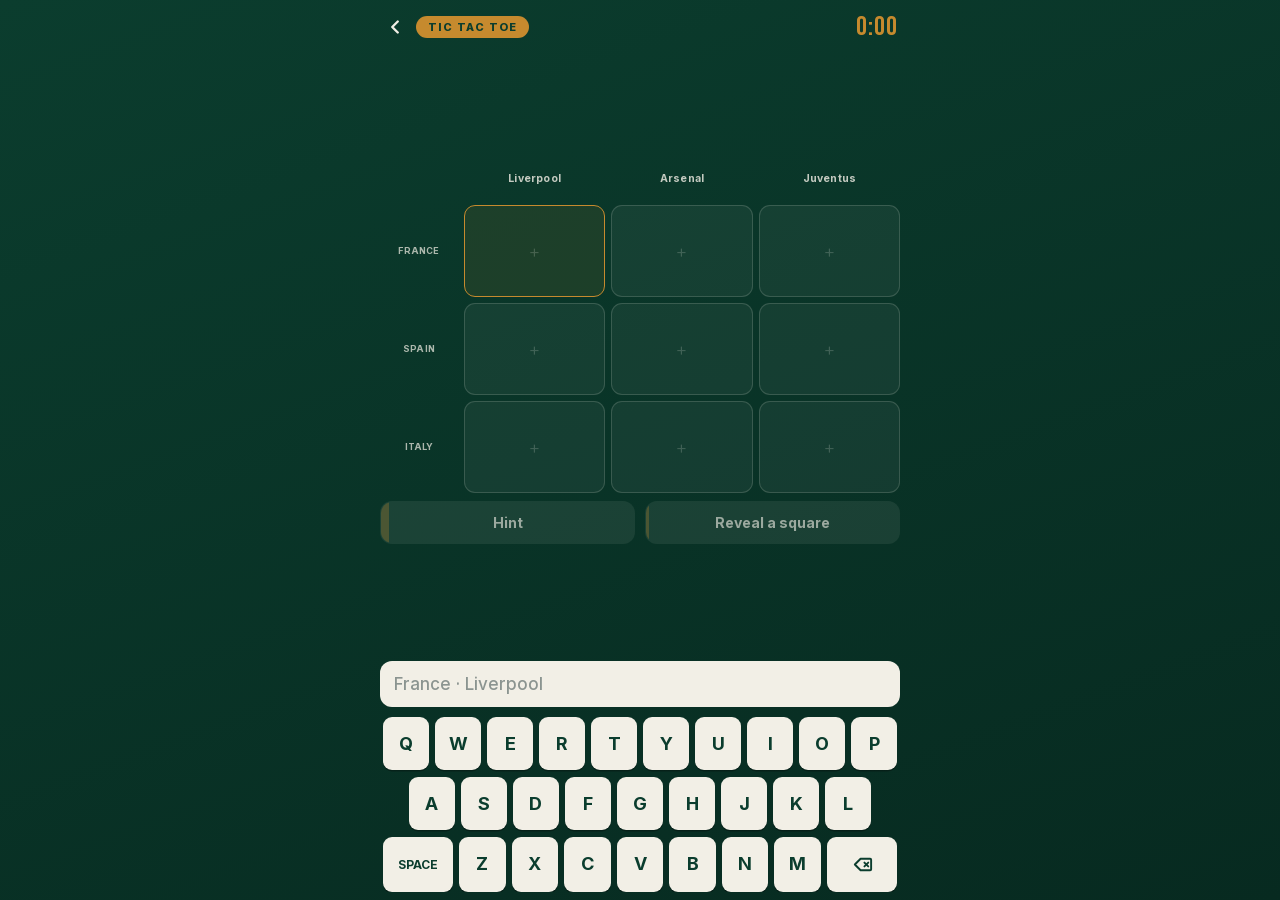
<file: tic-tac-toe.html>
<!DOCTYPE html>
<html lang="en">
<head>
  <meta charset="UTF-8" />
  <!-- viewport-fit=cover lets the game fill the whole screen, under the notch -->
  <meta name="viewport" content="width=device-width, initial-scale=1.0, viewport-fit=cover" />
  <title>Fixture — Tic Tac Toe</title>

  <!-- Make it launch fullscreen like an app when added to the home screen -->
  <meta name="theme-color" content="#0b3d2e" />
  <meta name="mobile-web-app-capable" content="yes" />
  <meta name="apple-mobile-web-app-capable" content="yes" />
  <meta name="apple-mobile-web-app-status-bar-style" content="black-translucent" />
  <meta name="apple-mobile-web-app-title" content="Fixture" />
  <link rel="apple-touch-icon" href="icon-180.png" />
  <link rel="manifest" href="manifest.json" />

  <!-- Self-hosted brand fonts: Bebas Neue (display) + Inter (body) -->
  <link rel="stylesheet" href="fonts.css" />
  <!-- Shared tokens, end card and leaderboard rows -->
  <link rel="stylesheet" href="fixture.css" />
  <style>
    /* ---------- Fixture design system (kept in sync with index.html) ---------- */
    :root {
      --pitch: #0b3d2e;             /* base */
      --pitch-dark: #072a20;        /* deeper end of the background gradient */
      --cream: #f2efe6;             /* all text */
      --gold: #c68a2e;              /* the single accent */
      --text-dark: #0b3d2e;         /* text sitting on top of gold or cream */

      --row-empty: rgba(255, 255, 255, 0.05);
      --row-solved: rgba(198, 138, 46, 0.14);
      --row-border: rgba(242, 239, 230, 0.16);

      --display: 'Bebas Neue', 'Arial Narrow', sans-serif;
      --body: 'Inter', -apple-system, BlinkMacSystemFont, "Segoe UI", Roboto, sans-serif;
    }

    * { box-sizing: border-box; }

    /* Lock the page to the screen: no scrolling, no rubber-band bounce. */
    html, body {
      height: 100%;
      overflow: hidden;
      overscroll-behavior: none;
      background: var(--pitch-dark);   /* paints the safe-area regions green, not white */
    }
    body {
      margin: 0;
      position: fixed;
      inset: 0;
      font-family: var(--body);
      background: linear-gradient(160deg, var(--pitch), var(--pitch-dark));
      color: var(--cream);
      display: flex;
      justify-content: center;
      padding: max(10px, env(safe-area-inset-top)) 14px max(8px, calc(env(safe-area-inset-bottom) - 20px));
      -webkit-user-select: none;
      user-select: none;
      touch-action: manipulation;   /* no double-tap zoom */
    }

    .game {
      width: 100%;
      max-width: 520px;
      display: flex;
      flex-direction: column;
      min-height: 0;
      overflow: hidden;
    }

    .badge {
      background: var(--gold);
      color: var(--text-dark);
      font-family: var(--body);
      font-weight: 800;
      letter-spacing: 1.2px;
      padding: 4px 12px;
      border-radius: 999px;
      font-size: 11px;
      text-transform: uppercase;
    }

    .timer {
      margin-left: auto;
      font-family: var(--display);
      font-variant-numeric: tabular-nums;
      font-size: 27px;
      line-height: 1;
      color: var(--gold);
      letter-spacing: 1px;
    }

    /* ---------- Top bar ---------- */
    .topbar {
      flex: 0 0 auto;
      display: flex;
      align-items: center;
      gap: 8px;
      padding: 2px 2px 10px;
    }
    .back-btn {
      background: none;
      border: none;
      color: var(--cream);
      cursor: pointer;
      padding: 4px 2px;
      display: flex;
      align-items: center;
      -webkit-tap-highlight-color: transparent;
    }
    .back-btn:active { opacity: 0.55; }

    /* ---------- The grid: a header row of clubs, then three rows ---------- */
    /* Fixed-height rows keep the squares square-ish; the leftover screen
       height is absorbed below the grid (see .tries margin-bottom). */
    .grid {
      flex: 0 0 auto;
      display: grid;
      grid-template-columns: 78px 1fr 1fr 1fr;
      grid-template-rows: auto repeat(3, 92px);
      gap: 6px;
      margin: auto 0 8px;   /* with .tries below, this centres the block */
    }

    /* the empty square in the top-left corner */
    .corner { }

    /* club names across the top, nationalities down the side */
    .head {
      display: flex;
      align-items: center;
      justify-content: center;
      text-align: center;
      font-size: 10.5px;
      font-weight: 700;
      line-height: 1.15;
      letter-spacing: 0.2px;
      color: rgba(242, 239, 230, 0.8);
      padding: 6px 2px;
      min-height: 40px;
    }
    /* long country names (Netherlands) wrap rather than getting clipped */
    .head.side {
      font-size: 9px;
      letter-spacing: 0.2px;
      line-height: 1.2;
      text-transform: uppercase;
      color: rgba(242, 239, 230, 0.7);
      padding: 4px 0;
    }

    /* ---------- A playable square ---------- */
    .cell {
      background: var(--row-empty);
      border: 1.5px solid var(--row-border);
      border-radius: 11px;
      display: flex;
      flex-direction: column;
      align-items: center;
      justify-content: center;
      gap: 3px;
      padding: 4px;
      text-align: center;
      cursor: pointer;
      overflow: hidden;
      -webkit-tap-highlight-color: transparent;
      transition: background 0.2s ease, border-color 0.2s ease;
    }
    /* the square you're currently answering */
    .cell.active { border-color: var(--gold); background: rgba(198, 138, 46, 0.1); }
    /* a square you filled in yourself */
    .cell.filled {
      background: var(--row-solved);
      border-color: var(--gold);
      cursor: default;
      animation: pop 0.3s ease;
    }
    /* a square the Reveal button filled — not yours, so not gold */
    .cell.revealed {
      background: rgba(242, 239, 230, 0.08);
      border-color: rgba(242, 239, 230, 0.45);
      cursor: default;
      animation: pop 0.3s ease;
    }
    @keyframes pop {
      0% { transform: scale(0.9); }
      60% { transform: scale(1.03); }
      100% { transform: scale(1.0); }
    }
    .cell-name {
      font-size: 11.5px;
      font-weight: 700;
      line-height: 1.1;
      color: var(--cream);
    }
    .cell.revealed .cell-name { color: rgba(242, 239, 230, 0.75); font-weight: 600; }
    /* a Hint leaves greyed initials in the square */
    .cell-hint {
      font-family: var(--display);
      font-weight: 400;
      font-size: 17px;
      letter-spacing: 2px;
      line-height: 1;
      color: rgba(242, 239, 230, 0.5);
    }
    /* a faint plus sign marks an empty square */
    .cell-empty { font-size: 18px; color: rgba(242, 239, 230, 0.2); font-weight: 300; }

    /* ---------- Hint / Reveal buttons (charge fill, same as Top Five) ---------- */
    .tools {
      display: flex;
      gap: 10px;
      flex: 0 0 auto;
      margin-bottom: auto;   /* soaks up the spare height above the keyboard */
      padding-bottom: 10px;
    }

    .tool-btn {
      flex: 1;
      position: relative;
      overflow: hidden;
      border: 1.5px solid transparent;
      border-radius: 12px;
      padding: 12px 10px;
      font-family: var(--body);
      font-size: 14px;
      font-weight: 700;
      color: rgba(242, 239, 230, 0.6);
      background: rgba(242, 239, 230, 0.08);   /* still charging / on cooldown */
      cursor: not-allowed;
      transition: color 0.25s ease, border-color 0.25s ease;
      -webkit-tap-highlight-color: transparent;
    }
    .tool-btn .fill {
      position: absolute;
      left: 0; top: 0; bottom: 0;
      width: 0%;
      background: rgba(198, 138, 46, 0.28);
      transition: width 0.12s linear;
    }
    .tool-btn .label {
      position: relative;           /* sits above the fill */
      z-index: 1;
      display: flex;
      align-items: center;
      justify-content: center;
      gap: 6px;
    }
    .tool-btn.ready {
      cursor: pointer;
      color: var(--gold);
      border-color: var(--gold);
    }
    .tool-btn.ready:active { transform: scale(0.98); }

    /* ---------- Search box + dropdown ---------- */
    .search-wrap { position: relative; flex: 0 0 auto; }

    .query {
      width: 100%;
      min-height: 46px;
      padding: 11px 14px;
      background: var(--cream);
      border-radius: 12px;
      display: flex;
      align-items: center;
      color: var(--text-dark);
      font-size: 17px;
      font-weight: 700;
      user-select: none;
    }
    .qtext { white-space: nowrap; overflow: hidden; text-transform: uppercase; }
    .qtext:empty::before { content: attr(data-hint); color: #8b9490; font-weight: 500; text-transform: none; }
    .caret {
      width: 2px; height: 20px;
      background: var(--pitch);
      margin-left: 2px;
      animation: blink 1s steps(1) infinite;
    }
    .qtext:empty + .caret { display: none; }
    @keyframes blink { 50% { opacity: 0; } }

    .query.wrong { animation: shake 0.4s ease, redfade 2.5s ease forwards; }
    @keyframes shake {
      0%, 100% { transform: translateX(0); }
      20% { transform: translateX(-8px); }
      40% { transform: translateX(8px); }
      60% { transform: translateX(-6px); }
      80% { transform: translateX(6px); }
    }
    @keyframes redfade {
      0%, 55% { box-shadow: 0 0 0 3px #e5484d; }
      100% { box-shadow: 0 0 0 3px rgba(229, 72, 77, 0); }
    }

    .dropdown {
      list-style: none;
      margin: 0;
      padding: 0;
      background: var(--cream);
      border-radius: 12px;
      overflow: hidden;
      max-height: 260px;
      overflow-y: auto;
      display: none;
      position: absolute;
      left: 0;
      right: 0;
      bottom: calc(100% + 8px);      /* sit just above the search box */
      z-index: 50;
      box-shadow: 0 -10px 28px rgba(0, 0, 0, 0.28);
    }
    .dropdown.show { display: block; }
    .dropdown li {
      padding: 13px 16px;
      color: var(--text-dark);
      font-size: 16px;
      font-weight: 600;
      cursor: pointer;
      border-bottom: 1px solid rgba(11, 61, 46, 0.09);
    }
    .dropdown li:last-child { border-bottom: none; }
    .dropdown li:hover, .dropdown li.active { background: rgba(198, 138, 46, 0.16); }
    .dropdown .empty { color: #8b9490; font-weight: 500; cursor: default; }
    .dropdown li.spent { color: #8b9490; text-decoration: line-through; }

    /* ---------- Built-in on-screen keyboard ---------- */
    .keyboard {
      flex: 0 0 auto;
      margin-top: 10px;
      padding: 0 3px;
      display: flex;
      flex-direction: column;
      gap: 7px;
      user-select: none;
    }
    .kb-row { display: flex; gap: 6px; justify-content: center; }
    .kb-row.indent { padding: 0 5%; }
    .key {
      flex: 1;
      text-align: center;
      background: var(--cream);
      color: var(--text-dark);
      border-radius: 9px;
      padding: 16px 0;
      font-size: 18px;
      font-weight: 700;
      text-transform: uppercase;
      cursor: pointer;
      user-select: none;
      box-shadow: 0 1.5px 0 rgba(0, 0, 0, 0.3);
      transition: background 0.08s ease, transform 0.08s ease;
    }
    .key:active { background: var(--gold); transform: scale(0.92); }
    .key.special { font-size: 12px; display: flex; align-items: center; justify-content: center; }
    .key.special:active { background: var(--gold); transform: scale(0.95); }
    .key.wide { flex: 1.5; }
    .key.spacebar { flex: 1.5; }
    .key.icon { display: flex; align-items: center; justify-content: center; }

  </style>
</head>
<body>
  <main class="game">
    <div class="topbar">
      <a class="back-btn" id="backBtn" href="index.html" aria-label="Back to home">
        <svg viewBox="0 0 24 24" width="22" height="22" fill="none" stroke="currentColor" stroke-width="2.6" stroke-linecap="round" stroke-linejoin="round"><polyline points="15 18 9 12 15 6"></polyline></svg>
      </a>
      <span class="badge">Tic Tac Toe</span>
      <span class="timer" id="timer">0:00</span>
    </div>

    <!-- The grid gets built by the script below -->
    <div class="grid" id="grid"></div>

    <!-- Hint + Reveal buttons -->
    <div class="tools">
      <button class="tool-btn" id="hintBtn">
        <span class="fill"></span>
        <span class="label">Hint</span>
      </button>
      <button class="tool-btn" id="revealBtn">
        <span class="fill"></span>
        <span class="label">Reveal a square</span>
      </button>
    </div>

    <div class="search-wrap">
      <ul class="dropdown" id="dropdown"></ul>
      <div class="query" id="query"><span class="qtext" id="qtext" data-hint="Pick a square, then name a player…"></span><span class="caret"></span></div>
    </div>

    <!-- Built-in keyboard — keys are built by the script below -->
    <div class="keyboard" id="keyboard"></div>
  </main>

  <script src="fixture.js"></script>
  <script>
    // =========================================================
    //  THE PLAYER DATABASE
    //  "clubs" only lists the clubs that appear in the grids below —
    //  it is not a full career history, just what the grids need.
    //  "fame" is left over from the old rarity scoring and is NOT used
    //  any more — time is the only score. Kept in case it's wanted later.
    // =========================================================
    const PLAYERS = [
      // ---- Brazil ----
      { name: "Ronaldo Nazário",   short: "Ronaldo",     nat: "Brazil", fame: 70, clubs: ["Real Madrid", "AC Milan", "Barcelona", "Inter Milan"] },
      { name: "Roberto Carlos",    short: "R. Carlos",   nat: "Brazil", fame: 60, clubs: ["Real Madrid", "Inter Milan"] },
      { name: "Kaká",              short: "Kaká",        nat: "Brazil", fame: 65, clubs: ["Real Madrid", "AC Milan"] },
      { name: "Marcelo",           short: "Marcelo",     nat: "Brazil", fame: 55, clubs: ["Real Madrid"] },
      { name: "Vinícius Júnior",   short: "Vinícius",    nat: "Brazil", fame: 60, clubs: ["Real Madrid"] },
      { name: "Casemiro",          short: "Casemiro",    nat: "Brazil", fame: 55, clubs: ["Real Madrid", "Manchester United"] },
      { name: "Anderson",          short: "Anderson",    nat: "Brazil", fame: 22, clubs: ["Manchester United"] },
      { name: "Fred",              short: "Fred",        nat: "Brazil", fame: 30, clubs: ["Manchester United"] },
      { name: "Antony",            short: "Antony",      nat: "Brazil", fame: 32, clubs: ["Manchester United"] },
      { name: "Rafael da Silva",   short: "Rafael",      nat: "Brazil", fame: 18, clubs: ["Manchester United"] },
      { name: "Thiago Silva",      short: "T. Silva",    nat: "Brazil", fame: 45, clubs: ["AC Milan", "Chelsea"] },
      { name: "Cafu",              short: "Cafu",        nat: "Brazil", fame: 40, clubs: ["AC Milan"] },
      { name: "Dida",              short: "Dida",        nat: "Brazil", fame: 25, clubs: ["AC Milan"] },
      { name: "Ronaldinho",        short: "Ronaldinho",  nat: "Brazil", fame: 70, clubs: ["AC Milan", "Barcelona"] },
      { name: "Rivaldo",           short: "Rivaldo",     nat: "Brazil", fame: 45, clubs: ["Barcelona", "AC Milan"] },
      { name: "Neymar",            short: "Neymar",      nat: "Brazil", fame: 75, clubs: ["Barcelona"] },
      { name: "Dani Alves",        short: "Alves",       nat: "Brazil", fame: 50, clubs: ["Barcelona", "Juventus"] },
      { name: "Philippe Coutinho", short: "Coutinho",    nat: "Brazil", fame: 45, clubs: ["Barcelona", "Liverpool", "Inter Milan"] },
      { name: "David Luiz",        short: "D. Luiz",     nat: "Brazil", fame: 45, clubs: ["Chelsea", "Arsenal"] },
      { name: "Willian",           short: "Willian",     nat: "Brazil", fame: 35, clubs: ["Chelsea", "Arsenal"] },
      { name: "Oscar",             short: "Oscar",       nat: "Brazil", fame: 30, clubs: ["Chelsea"] },
      { name: "Ramires",           short: "Ramires",     nat: "Brazil", fame: 25, clubs: ["Chelsea"] },
      { name: "Lúcio",             short: "Lúcio",       nat: "Brazil", fame: 30, clubs: ["Bayern Munich", "Inter Milan"] },
      { name: "Zé Roberto",        short: "Zé Roberto",  nat: "Brazil", fame: 20, clubs: ["Bayern Munich"] },
      { name: "Giovane Élber",     short: "Élber",       nat: "Brazil", fame: 15, clubs: ["Bayern Munich"] },
      { name: "Rafinha",           short: "Rafinha",     nat: "Brazil", fame: 18, clubs: ["Bayern Munich"] },

      // ---- France ----
      { name: "Zinedine Zidane",     short: "Zidane",    nat: "France", fame: 85, clubs: ["Real Madrid", "Juventus"] },
      { name: "Karim Benzema",       short: "Benzema",   nat: "France", fame: 70, clubs: ["Real Madrid"] },
      { name: "Kylian Mbappé",       short: "Mbappé",    nat: "France", fame: 80, clubs: ["Real Madrid"] },
      { name: "Raphaël Varane",      short: "Varane",    nat: "France", fame: 50, clubs: ["Real Madrid", "Manchester United"] },
      { name: "Claude Makélélé",     short: "Makélélé",  nat: "France", fame: 30, clubs: ["Real Madrid", "Chelsea"] },
      { name: "Paul Pogba",          short: "Pogba",     nat: "France", fame: 65, clubs: ["Manchester United", "Juventus"] },
      { name: "Patrice Evra",        short: "Evra",      nat: "France", fame: 40, clubs: ["Manchester United", "Juventus"] },
      { name: "Anthony Martial",     short: "Martial",   nat: "France", fame: 35, clubs: ["Manchester United"] },
      { name: "Fabien Barthez",      short: "Barthez",   nat: "France", fame: 25, clubs: ["Manchester United"] },
      { name: "Louis Saha",          short: "Saha",      nat: "France", fame: 18, clubs: ["Manchester United"] },
      { name: "Marcel Desailly",     short: "Desailly",  nat: "France", fame: 35, clubs: ["AC Milan", "Chelsea"] },
      { name: "Jean-Pierre Papin",   short: "Papin",     nat: "France", fame: 18, clubs: ["AC Milan"] },
      { name: "Olivier Giroud",      short: "Giroud",    nat: "France", fame: 50, clubs: ["AC Milan", "Chelsea", "Arsenal"] },
      { name: "Theo Hernández",      short: "T. Hernández", nat: "France", fame: 35, clubs: ["AC Milan", "Real Madrid"] },
      { name: "Thierry Henry",       short: "Henry",     nat: "France", fame: 80, clubs: ["Arsenal", "Barcelona", "Juventus"] },
      { name: "Patrick Vieira",      short: "Vieira",    nat: "France", fame: 50, clubs: ["Arsenal", "Juventus", "Inter Milan"] },
      { name: "Robert Pirès",        short: "Pirès",     nat: "France", fame: 35, clubs: ["Arsenal"] },
      { name: "Michel Platini",      short: "Platini",   nat: "France", fame: 40, clubs: ["Juventus"] },
      { name: "Didier Deschamps",    short: "Deschamps", nat: "France", fame: 40, clubs: ["Juventus", "Chelsea"] },
      { name: "Djibril Cissé",       short: "Cissé",     nat: "France", fame: 20, clubs: ["Liverpool"] },
      { name: "Mamadou Sakho",       short: "Sakho",     nat: "France", fame: 15, clubs: ["Liverpool"] },
      { name: "Ibrahima Konaté",     short: "Konaté",    nat: "France", fame: 30, clubs: ["Liverpool"] },
      { name: "Franck Ribéry",       short: "Ribéry",    nat: "France", fame: 55, clubs: ["Bayern Munich"] },
      { name: "Bixente Lizarazu",    short: "Lizarazu",  nat: "France", fame: 20, clubs: ["Bayern Munich"] },
      { name: "Nicolas Anelka",      short: "Anelka",    nat: "France", fame: 40, clubs: ["Real Madrid", "Chelsea", "Arsenal", "Liverpool"] },

      // ---- England ----
      { name: "David Beckham",       short: "Beckham",   nat: "England", fame: 90, clubs: ["Real Madrid", "Manchester United", "AC Milan"] },
      { name: "Jude Bellingham",     short: "Bellingham", nat: "England", fame: 70, clubs: ["Real Madrid"] },
      { name: "Michael Owen",        short: "Owen",      nat: "England", fame: 55, clubs: ["Real Madrid", "Manchester United", "Liverpool"] },
      { name: "Steve McManaman",     short: "McManaman", nat: "England", fame: 28, clubs: ["Real Madrid", "Liverpool"] },
      { name: "Jonathan Woodgate",   short: "Woodgate",  nat: "England", fame: 12, clubs: ["Real Madrid"] },
      { name: "Wayne Rooney",        short: "Rooney",    nat: "England", fame: 85, clubs: ["Manchester United"] },
      { name: "Paul Scholes",        short: "Scholes",   nat: "England", fame: 60, clubs: ["Manchester United"] },
      { name: "Gary Neville",        short: "G. Neville", nat: "England", fame: 45, clubs: ["Manchester United"] },
      { name: "Marcus Rashford",     short: "Rashford",  nat: "England", fame: 60, clubs: ["Manchester United"] },
      { name: "Fikayo Tomori",       short: "Tomori",    nat: "England", fame: 25, clubs: ["AC Milan", "Chelsea"] },
      { name: "Ruben Loftus-Cheek",  short: "Loftus-Cheek", nat: "England", fame: 20, clubs: ["AC Milan", "Chelsea"] },
      { name: "Luther Blissett",     short: "Blissett",  nat: "England", fame: 6,  clubs: ["AC Milan"] },
      { name: "Mark Hateley",        short: "Hateley",   nat: "England", fame: 8,  clubs: ["AC Milan"] },
      { name: "Frank Lampard",       short: "Lampard",   nat: "England", fame: 75, clubs: ["Chelsea"] },
      { name: "John Terry",          short: "Terry",     nat: "England", fame: 60, clubs: ["Chelsea"] },
      { name: "Steven Gerrard",      short: "Gerrard",   nat: "England", fame: 80, clubs: ["Liverpool"] },
      { name: "Owen Hargreaves",     short: "Hargreaves", nat: "England", fame: 18, clubs: ["Bayern Munich", "Manchester United"] },
      { name: "Ashley Cole",         short: "A. Cole",   nat: "England", fame: 45, clubs: ["Arsenal", "Chelsea"] },
      { name: "Theo Walcott",        short: "Walcott",   nat: "England", fame: 35, clubs: ["Arsenal"] },

      // ---- Spain ----
      { name: "Xavi Hernández",      short: "Xavi",      nat: "Spain", fame: 70, clubs: ["Barcelona"] },
      { name: "Andrés Iniesta",      short: "Iniesta",   nat: "Spain", fame: 70, clubs: ["Barcelona"] },
      { name: "Carles Puyol",        short: "Puyol",     nat: "Spain", fame: 50, clubs: ["Barcelona"] },
      { name: "Gerard Piqué",        short: "Piqué",     nat: "Spain", fame: 60, clubs: ["Barcelona", "Manchester United"] },
      { name: "Sergio Busquets",     short: "Busquets",  nat: "Spain", fame: 50, clubs: ["Barcelona"] },
      { name: "Thiago Alcântara",    short: "Thiago",    nat: "Spain", fame: 40, clubs: ["Bayern Munich", "Barcelona", "Liverpool"] },
      { name: "Javi Martínez",       short: "J. Martínez", nat: "Spain", fame: 20, clubs: ["Bayern Munich"] },
      { name: "Xabi Alonso",         short: "X. Alonso", nat: "Spain", fame: 55, clubs: ["Bayern Munich", "Liverpool", "Real Madrid"] },
      { name: "Fernando Torres",     short: "Torres",    nat: "Spain", fame: 65, clubs: ["Chelsea", "Liverpool", "AC Milan"] },
      { name: "Juan Mata",           short: "Mata",      nat: "Spain", fame: 40, clubs: ["Chelsea", "Manchester United"] },
      { name: "César Azpilicueta",   short: "Azpilicueta", nat: "Spain", fame: 35, clubs: ["Chelsea"] },
      { name: "Cesc Fàbregas",       short: "Fàbregas",  nat: "Spain", fame: 60, clubs: ["Chelsea", "Arsenal", "Barcelona"] },
      { name: "Pepe Reina",          short: "Reina",     nat: "Spain", fame: 30, clubs: ["Liverpool", "AC Milan", "Barcelona"] },
      { name: "Luis García",         short: "L. García", nat: "Spain", fame: 18, clubs: ["Liverpool", "Barcelona"] },
      { name: "Santi Cazorla",       short: "Cazorla",   nat: "Spain", fame: 30, clubs: ["Arsenal"] },
      { name: "Mikel Arteta",        short: "Arteta",    nat: "Spain", fame: 40, clubs: ["Arsenal"] },
      { name: "Nacho Monreal",       short: "Monreal",   nat: "Spain", fame: 15, clubs: ["Arsenal"] },
      { name: "Álvaro Morata",       short: "Morata",    nat: "Spain", fame: 45, clubs: ["Juventus", "Chelsea", "Real Madrid", "AC Milan"] },
      { name: "Fernando Llorente",   short: "Llorente",  nat: "Spain", fame: 20, clubs: ["Juventus"] },

      // ---- Netherlands ----
      { name: "Johan Cruyff",        short: "Cruyff",    nat: "Netherlands", fame: 55, clubs: ["Barcelona"] },
      { name: "Patrick Kluivert",    short: "Kluivert",  nat: "Netherlands", fame: 35, clubs: ["Barcelona", "AC Milan"] },
      { name: "Marc Overmars",       short: "Overmars",  nat: "Netherlands", fame: 25, clubs: ["Barcelona", "Arsenal"] },
      { name: "Frenkie de Jong",     short: "De Jong",   nat: "Netherlands", fame: 45, clubs: ["Barcelona"] },
      { name: "Memphis Depay",       short: "Depay",     nat: "Netherlands", fame: 40, clubs: ["Barcelona", "Manchester United"] },
      { name: "Arjen Robben",        short: "Robben",    nat: "Netherlands", fame: 65, clubs: ["Bayern Munich", "Chelsea", "Real Madrid"] },
      { name: "Mark van Bommel",     short: "Van Bommel", nat: "Netherlands", fame: 20, clubs: ["Bayern Munich", "Barcelona", "AC Milan"] },
      { name: "Roy Makaay",          short: "Makaay",    nat: "Netherlands", fame: 18, clubs: ["Bayern Munich"] },
      { name: "Nathan Aké",          short: "Aké",       nat: "Netherlands", fame: 25, clubs: ["Chelsea"] },
      { name: "Winston Bogarde",     short: "Bogarde",   nat: "Netherlands", fame: 8,  clubs: ["Chelsea", "Barcelona"] },
      { name: "Virgil van Dijk",     short: "Van Dijk",  nat: "Netherlands", fame: 70, clubs: ["Liverpool"] },
      { name: "Dennis Bergkamp",     short: "Bergkamp",  nat: "Netherlands", fame: 55, clubs: ["Arsenal", "Inter Milan"] },
      { name: "Clarence Seedorf",    short: "Seedorf",   nat: "Netherlands", fame: 40, clubs: ["AC Milan", "Real Madrid", "Inter Milan"] },
      { name: "Edgar Davids",        short: "Davids",    nat: "Netherlands", fame: 30, clubs: ["Juventus", "AC Milan", "Barcelona"] },

      // ---- Italy ----
      { name: "Alessandro Del Piero", short: "Del Piero", nat: "Italy", fame: 55, clubs: ["Juventus"] },
      { name: "Gianluigi Buffon",     short: "Buffon",    nat: "Italy", fame: 70, clubs: ["Juventus"] },
      { name: "Giorgio Chiellini",    short: "Chiellini", nat: "Italy", fame: 50, clubs: ["Juventus"] },
      { name: "Leonardo Bonucci",     short: "Bonucci",   nat: "Italy", fame: 40, clubs: ["Juventus", "AC Milan"] },
      { name: "Andrea Pirlo",         short: "Pirlo",     nat: "Italy", fame: 65, clubs: ["Juventus", "AC Milan", "Inter Milan"] },
      { name: "Paolo Maldini",        short: "Maldini",   nat: "Italy", fame: 60, clubs: ["AC Milan"] },
      { name: "Mario Balotelli",      short: "Balotelli", nat: "Italy", fame: 45, clubs: ["Liverpool", "AC Milan", "Inter Milan"] },
      { name: "Alberto Aquilani",     short: "Aquilani",  nat: "Italy", fame: 10, clubs: ["Liverpool", "AC Milan", "Juventus"] },
      { name: "Jorginho",             short: "Jorginho",  nat: "Italy", fame: 40, clubs: ["Arsenal", "Chelsea"] },
      { name: "Vito Mannone",         short: "Mannone",   nat: "Italy", fame: 6,  clubs: ["Arsenal"] },
      { name: "Antonio Conte",        short: "Conte",     nat: "Italy", fame: 35, clubs: ["Juventus"] },
    ];

    // =========================================================
    //  THE GRIDS — three clubs across, three nationalities down.
    //  Every square has at least one answer in the list above.
    // =========================================================
    const GRIDS = [
      { clubs: ["Real Madrid", "Manchester United", "AC Milan"], nats: ["Brazil", "France", "England"] },
      { clubs: ["Barcelona", "Bayern Munich", "Chelsea"],        nats: ["Brazil", "Spain", "Netherlands"] },
      { clubs: ["Liverpool", "Arsenal", "Juventus"],             nats: ["France", "Spain", "Italy"] },
    ];

    // ---- Pick TODAY's grid (same one all day, a new one tomorrow) ----
    function dayNumber() {
      const now = new Date();
      const today = Date.UTC(now.getFullYear(), now.getMonth(), now.getDate());
      const epoch = Date.UTC(2026, 0, 1);          // counting starts 1 Jan 2026
      return Math.floor((today - epoch) / 86400000);
    }
    const GRID = GRIDS[((dayNumber() % GRIDS.length) + GRIDS.length) % GRIDS.length];

    const DATABASE = PLAYERS.slice().sort((a, b) => a.name.localeCompare(b.name));

    // How long Hint and Reveal take to charge up. There is no time penalty
    // for using them — the wait IS the cost, because your time is your score.
    // Revealing your way through the whole grid takes about nine minutes.
    const HINT_UNLOCK     = 30000;   // Hint after 30s, recharges over 30s
    const REVEAL_UNLOCK   = 90000;   // Reveal after 90s...
    const REVEAL_COOLDOWN = 60000;   // ...and a minute between each one

    // ---- Grab the parts of the page we'll update ----
    const gridEl      = document.getElementById("grid");
    const GAME_ID = "tictac";    // how this game is known to fixture.js
    let usedHelp = false;        // true once a Hint or Reveal has been used

    const hintBtn     = document.getElementById("hintBtn");
    const revealBtn   = document.getElementById("revealBtn");
    const timerEl     = document.getElementById("timer");
    const queryEl     = document.getElementById("query");
    const qtextEl     = document.getElementById("qtext");
    const keyboardEl  = document.getElementById("keyboard");
    const dropdownEl  = document.getElementById("dropdown");

    let query = "";
    let filled;        // { "r,c": { player, how } } for every square answered
    let usedNames;     // names already placed, so nobody is used twice
    let active;        // the square currently being answered, e.g. "0,2"
    let startTime;
    let tickHandle;
    let finished;
    let hint;          // { duration, readyAt, ready }
    let reveal;        // { duration, readyAt, ready }

    function normalise(text) {
      return text
        .toLowerCase()
        .trim()
        .normalize("NFD")                 // splits accented letters apart
        .replace(/[̀-ͯ]/g, ""); // removes the accent marks
    }

    function matchesQuery(name, q) {
      return normalise(name)
        .split(/\s+/)
        .some((word) => word.startsWith(q));
    }

    function format(totalSeconds) {
      const m = Math.floor(totalSeconds / 60);
      const s = Math.floor(totalSeconds % 60).toString().padStart(2, "0");
      return m + ":" + s;
    }

    // Does this player satisfy the square at row r, column c?
    function isValid(player, r, c) {
      return player.nat === GRID.nats[r] && player.clubs.includes(GRID.clubs[c]);
    }

    // ---- Build the grid: header row, then three rows of three ----
    function buildGrid() {
      gridEl.innerHTML = "";

      const corner = document.createElement("div");
      corner.className = "corner";
      gridEl.appendChild(corner);

      GRID.clubs.forEach((club) => {
        const h = document.createElement("div");
        h.className = "head";
        h.textContent = club;
        gridEl.appendChild(h);
      });

      GRID.nats.forEach((nat, r) => {
        const h = document.createElement("div");
        h.className = "head side";
        h.textContent = nat;
        gridEl.appendChild(h);

        GRID.clubs.forEach((club, c) => {
          const cell = document.createElement("div");
          cell.className = "cell";
          cell.id = "cell-" + r + "-" + c;
          cell.innerHTML = '<span class="cell-empty">+</span>';
          cell.addEventListener("click", () => selectCell(r, c));
          gridEl.appendChild(cell);
        });
      });
    }

    // Every player who fits a square and hasn't been used elsewhere.
    function answersFor(r, c) {
      return PLAYERS.filter((p) => isValid(p, r, c) && !usedNames.has(p.name));
    }

    // Squares still waiting for an answer.
    function emptyCells() {
      const list = [];
      for (let r = 0; r < 3; r++) {
        for (let c = 0; c < 3; c++) if (!filled[r + "," + c]) list.push([r, c]);
      }
      return list;
    }

    // Turn "Dani Alves" into "D. A." for the Hint.
    function initials(name) {
      return name
        .split(/\s+/)
        .map((word) => word[0].toUpperCase() + ".")
        .join(" ");
    }

    // Drop a player into a square — either yours ("filled") or handed
    // over by the Reveal button ("revealed").
    function placePlayer(r, c, player, how) {
      filled[r + "," + c] = { player: player, how: how };
      usedNames.add(player.name);
      const cell = document.getElementById("cell-" + r + "-" + c);
      cell.classList.remove("active");
      cell.classList.add(how);
      cell.innerHTML = '<span class="cell-name">' + player.short + '</span>';
      selectNextEmpty();
      if (Object.keys(filled).length === 9) finish();
    }

    // Choose which square you're answering.
    function selectCell(r, c) {
      if (finished || filled["" + r + "," + c]) return;
      active = r + "," + c;
      document.querySelectorAll(".cell").forEach((el) => el.classList.remove("active"));
      document.getElementById("cell-" + r + "-" + c).classList.add("active");
      updateHint();
    }

    // The placeholder text in the search bar names the square you're on.
    function updateHint() {
      if (!active) { qtextEl.setAttribute("data-hint", "Pick a square, then name a player…"); return; }
      const [r, c] = active.split(",").map(Number);
      qtextEl.setAttribute("data-hint", GRID.nats[r] + " · " + GRID.clubs[c]);
    }

    // Move on to the first square that's still empty.
    function selectNextEmpty() {
      for (let r = 0; r < 3; r++) {
        for (let c = 0; c < 3; c++) {
          if (!filled["" + r + "," + c]) { selectCell(r, c); return; }
        }
      }
      active = null;
      updateHint();
    }

    let wrongTimer;
    function flashWrong() {
      clearTimeout(wrongTimer);
      queryEl.classList.remove("wrong");
      void queryEl.offsetWidth;      // restart the animation if it's mid-shake
      queryEl.classList.add("wrong");
      wrongTimer = setTimeout(() => queryEl.classList.remove("wrong"), 2500);
    }

    function renderQuery() {
      qtextEl.textContent = query;
      renderDropdown();
    }

    function renderDropdown() {
      const q = normalise(query);
      dropdownEl.innerHTML = "";

      if (!q || finished) { dropdownEl.classList.remove("show"); return; }

      const matches = DATABASE.filter((p) => matchesQuery(p.name, q));

      if (matches.length === 0) {
        dropdownEl.innerHTML = '<li class="empty">No players found</li>';
      } else {
        matches.slice(0, 6).forEach((p) => {
          const li = document.createElement("li");
          li.textContent = p.name;
          if (usedNames.has(p.name)) li.classList.add("spent");
          li.addEventListener("click", () => pickPlayer(p));
          dropdownEl.appendChild(li);
        });
      }
      dropdownEl.classList.add("show");
    }

    // ---- Build the on-screen keyboard ----
    const KEY_ROWS = [
      ["q", "w", "e", "r", "t", "y", "u", "i", "o", "p"],
      ["a", "s", "d", "f", "g", "h", "j", "k", "l"],
      ["space", "z", "x", "c", "v", "b", "n", "m", "del"],
    ];
    function buildKeyboard() {
      keyboardEl.innerHTML = "";
      KEY_ROWS.forEach((row, i) => {
        const rowEl = document.createElement("div");
        rowEl.className = "kb-row";
        if (i === 1) rowEl.classList.add("indent");
        row.forEach((k) => {
          const key = document.createElement("div");
          key.className = "key";
          if (k === "del") {
            key.classList.add("special", "wide", "icon");
            key.setAttribute("aria-label", "Delete");
            key.innerHTML = '<svg viewBox="0 0 24 24" width="23" height="23" fill="none" stroke="currentColor" stroke-width="2" stroke-linecap="round" stroke-linejoin="round"><path d="M20 6H10L4 12l6 6h10a1 1 0 0 0 1-1V7a1 1 0 0 0-1-1z"/><line x1="14" y1="10" x2="18" y2="14"/><line x1="18" y1="10" x2="14" y2="14"/></svg>';
          }
          else if (k === "space") { key.classList.add("special", "spacebar"); key.textContent = "space"; }
          else { key.textContent = k; }
          key.addEventListener("pointerdown", (e) => { e.preventDefault(); pressKey(k); });
          rowEl.appendChild(key);
        });
        keyboardEl.appendChild(rowEl);
      });
    }
    function pressKey(k) {
      if (finished) return;
      if (k === "del") query = query.slice(0, -1);
      else if (k === "space") { if (query && !query.endsWith(" ")) query += " "; }
      else if (query.length < 24) query += k;
      renderQuery();
    }

    // The player picked a name for the active square.
    function pickPlayer(player) {
      if (finished || !active) return;

      // Someone already on the grid can't be reused — and it costs nothing.
      if (usedNames.has(player.name)) {
        flashWrong();
        query = "";
        renderQuery();
        return;
      }

      const [r, c] = active.split(",").map(Number);

      if (isValid(player, r, c)) {
        placePlayer(r, c, player, "filled");
      } else {
        flashWrong();          // wrong for this square — it just costs you time
      }

      query = "";
      renderQuery();
    }

    // ---- Hint & Reveal (each returns true if it actually did something,
    //      so a wasted press never starts a cooldown) ----
    function doHint() {
      if (!active) return false;
      const [r, c] = active.split(",").map(Number);
      const cell = document.getElementById("cell-" + r + "-" + c);
      if (cell.querySelector(".cell-hint")) return false;   // already hinted
      const options = answersFor(r, c);
      if (options.length === 0) return false;
      const pick = options[Math.floor(Math.random() * options.length)];
      cell.innerHTML = '<span class="cell-hint">' + initials(pick.name) + '</span>';
      return true;
    }

    function doReveal() {
      // fill the square you're on, or the first empty one if none is picked
      const target = active ? active.split(",").map(Number) : (emptyCells()[0] || null);
      if (!target) return false;
      let options = answersFor(target[0], target[1]);
      if (options.length === 0) return false;

      // if this square was hinted, hand over the player those initials belong
      // to — otherwise the hint would look like it had lied to you
      const hinted = document
        .getElementById("cell-" + target[0] + "-" + target[1])
        .querySelector(".cell-hint");
      if (hinted) {
        const match = options.filter((p) => initials(p.name) === hinted.textContent);
        if (match.length) options = match;
      }

      const pick = options[Math.floor(Math.random() * options.length)];
      placePlayer(target[0], target[1], pick, "revealed");
      return true;
    }

    // ---- The game loop: the timer plus the two charge bars ----
    function updateTool(btn, tool, now) {
      const chargeStart = tool.readyAt - tool.duration;
      const pct = Math.max(0, Math.min(1, (now - chargeStart) / tool.duration));
      btn.querySelector(".fill").style.width = (pct * 100) + "%";
      tool.ready = now >= tool.readyAt;
      btn.classList.toggle("ready", tool.ready);
    }

    function loop() {
      const now = performance.now();
      timerEl.textContent = format((now - startTime) / 1000);
      updateTool(hintBtn, hint, now);
      updateTool(revealBtn, reveal, now);
    }

    function finish() {
      finished = true;
      clearInterval(tickHandle);
      timerEl.textContent = format((performance.now() - startTime) / 1000);

      document.querySelectorAll(".cell").forEach((el) => el.classList.remove("active"));
      query = "";
      qtextEl.textContent = "";
      dropdownEl.classList.remove("show");

      const seconds = (performance.now() - startTime) / 1000;
      Fixture.saveResult(GAME_ID, seconds, !usedHelp);
      // small pause so the player sees the last square fill before the card
      setTimeout(() => Fixture.showEndcard({
        gameId: GAME_ID, seconds: seconds, title: "Grid complete!",
      }), 1200);
    }

    // ---- Set up the game (runs once when the page loads) ----
    // One go per day: if today's already done, show the end card instead.
    const alreadyPlayed = Fixture.getResult(GAME_ID);
    if (alreadyPlayed) {
      Fixture.showEndcard({
        gameId: GAME_ID, seconds: alreadyPlayed.seconds,
        title: "Grid complete!", locked: true,
      });
    }

    filled = {};
    usedNames = new Set();
    finished = !!alreadyPlayed;      // a finished game ignores every tap

    buildGrid();
    selectNextEmpty();          // start on the top-left square

    startTime = performance.now();
    hint   = { duration: HINT_UNLOCK,   readyAt: startTime + HINT_UNLOCK,   ready: false };
    reveal = { duration: REVEAL_UNLOCK, readyAt: startTime + REVEAL_UNLOCK, ready: false };
    tickHandle = setInterval(loop, 100);

    buildKeyboard();
    renderQuery();

    hintBtn.addEventListener("click", () => {
      if (finished || !hint.ready) return;
      if (doHint()) { usedHelp = true; hint.readyAt = performance.now() + HINT_UNLOCK; }
    });
    revealBtn.addEventListener("click", () => {
      if (finished || !reveal.ready) return;
      if (doReveal()) { usedHelp = true; reveal.readyAt = performance.now() + REVEAL_COOLDOWN; }
    });
  </script>
</body>
</html>
</file>
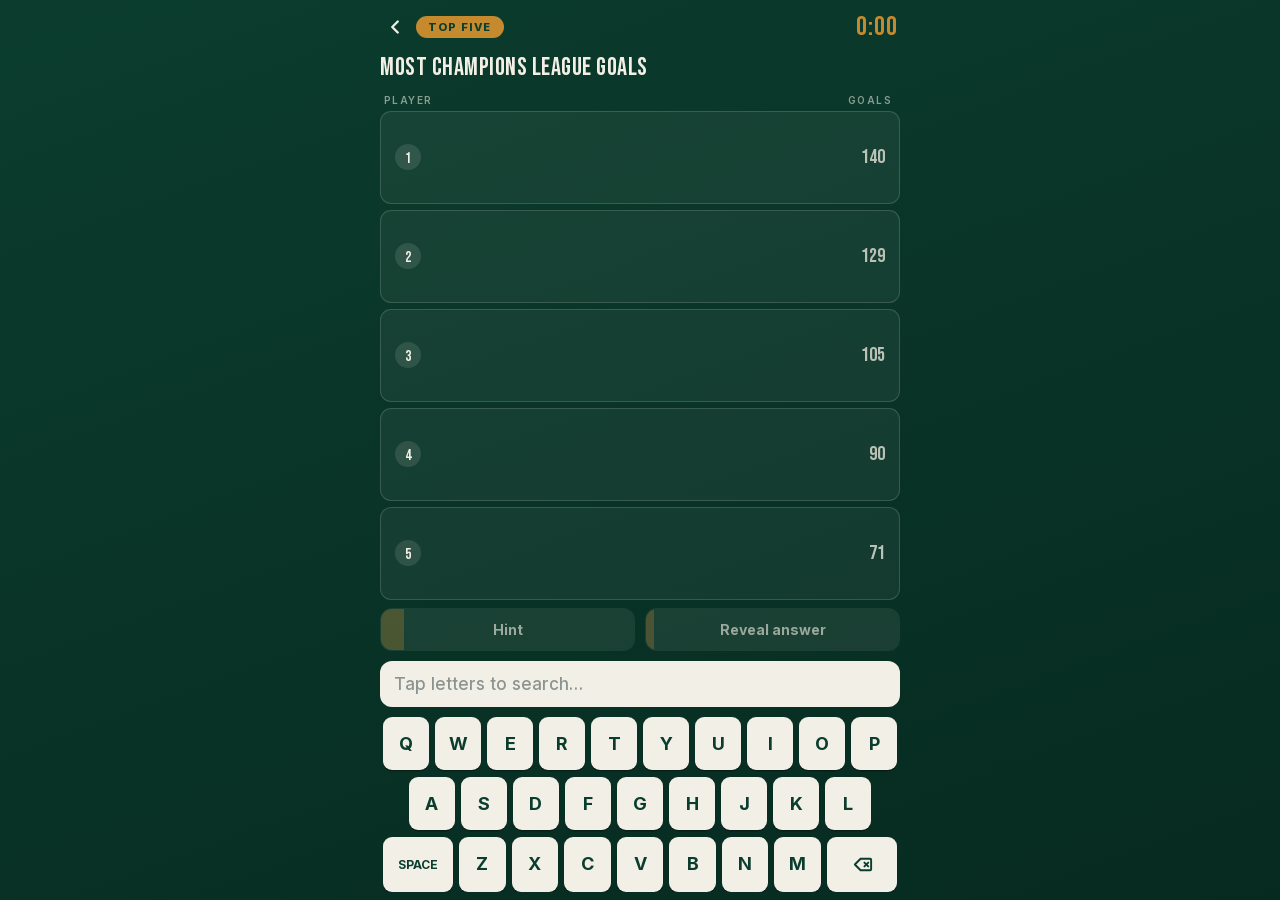
<file: top-five.html>
<!DOCTYPE html>
<html lang="en">
<head>
  <meta charset="UTF-8" />
  <!-- viewport-fit=cover lets the game fill the whole screen, under the notch -->
  <meta name="viewport" content="width=device-width, initial-scale=1.0, viewport-fit=cover" />
  <title>Fixture — Top Five</title>

  <!-- Make it launch fullscreen like an app when added to the home screen -->
  <meta name="theme-color" content="#0b3d2e" />
  <meta name="mobile-web-app-capable" content="yes" />
  <meta name="apple-mobile-web-app-capable" content="yes" />
  <meta name="apple-mobile-web-app-status-bar-style" content="black-translucent" />
  <meta name="apple-mobile-web-app-title" content="Fixture" />
  <link rel="apple-touch-icon" href="icon-180.png" />
  <link rel="manifest" href="manifest.json" />

  <!-- Self-hosted brand fonts: Bebas Neue (display) + Inter (body) -->
  <link rel="stylesheet" href="fonts.css" />
  <!-- Shared tokens, end card and leaderboard rows -->
  <link rel="stylesheet" href="fixture.css" />
  <style>
    /* ---------- Fixture design system ---------- */
    :root {
      --pitch: #0b3d2e;             /* base */
      --pitch-dark: #072a20;        /* deeper end of the background gradient */
      --cream: #f2efe6;             /* all text */
      --gold: #c68a2e;              /* the single accent */
      --text-dark: #0b3d2e;         /* text sitting on top of gold or cream */

      /* rows */
      --row-empty: rgba(255, 255, 255, 0.05);
      --row-solved: rgba(198, 138, 46, 0.14);
      --row-border: rgba(242, 239, 230, 0.16);

      --display: 'Bebas Neue', 'Arial Narrow', sans-serif;
      --body: 'Inter', -apple-system, BlinkMacSystemFont, "Segoe UI", Roboto, sans-serif;
    }

    * { box-sizing: border-box; }

    /* Lock the page to the screen: no scrolling, no rubber-band bounce. */
    html, body {
      height: 100%;
      overflow: hidden;
      overscroll-behavior: none;
      background: var(--pitch-dark);   /* paints the safe-area regions green, not white */
    }
    body {
      margin: 0;
      position: fixed;
      inset: 0;
      font-family: var(--body);
      background: linear-gradient(160deg, var(--pitch), var(--pitch-dark));
      color: var(--cream);
      display: flex;
      justify-content: center;
      /* notch up top; keyboard sits just above the home bar at the bottom */
      padding: max(10px, env(safe-area-inset-top)) 14px max(8px, calc(env(safe-area-inset-bottom) - 20px));
      -webkit-user-select: none;
      user-select: none;
      touch-action: manipulation;   /* no double-tap zoom */
    }

    /* The game fills the screen height and shares it out so it fits with no scroll. */
    .game {
      width: 100%;
      max-width: 520px;
      display: flex;
      flex-direction: column;
      min-height: 0;
      overflow: hidden;
    }


    header { margin-bottom: 0; flex: 0 0 auto; }

    /* gold pill naming the game, sits next to the back chevron */
    .badge {
      background: var(--gold);
      color: var(--text-dark);
      font-family: var(--body);
      font-weight: 800;
      letter-spacing: 1.2px;
      padding: 4px 12px;
      border-radius: 999px;
      font-size: 11px;
      text-transform: uppercase;
    }

    h1 {
      font-family: var(--display);
      font-size: 25px;
      font-weight: 400;          /* Bebas has one weight — never fake-bold it */
      letter-spacing: 0.5px;
      line-height: 1.1;
      margin: 10px 0 12px;
      text-transform: uppercase;
      white-space: nowrap;
      overflow: hidden;
    }

    /* ---------- Timer (right end of the top bar) ---------- */
    .timer {
      margin-left: auto;
      font-family: var(--display);
      font-variant-numeric: tabular-nums;
      font-size: 27px;
      line-height: 1;
      color: var(--gold);
      letter-spacing: 1px;
    }

    /* ---------- Column headers ---------- */
    .col-head {
      display: flex;
      justify-content: space-between;
      padding: 0 4px 5px;
      font-size: 10px;
      font-weight: 600;
      letter-spacing: 1.4px;
      text-transform: uppercase;
      opacity: 0.55;
      flex: 0 0 auto;
    }
    .col-head .goals-head { padding-right: 4px; }

    /* ---------- Top bar: back chevron + game badge + timer (home menu comes later) ---------- */
    .topbar {
      flex: 0 0 auto;
      display: flex;
      align-items: center;
      gap: 8px;
      padding: 2px 2px 2px;
    }
    .back-btn {
      background: none;
      border: none;
      color: var(--cream);
      cursor: pointer;
      padding: 4px 2px;
      display: flex;
      align-items: center;
      -webkit-tap-highlight-color: transparent;
    }
    .back-btn:active { opacity: 0.55; }

    /* ---------- The five answer boxes ---------- */
    .slots {
      display: flex;
      flex-direction: column;
      gap: 6px;
      margin-bottom: 8px;
      flex: 1 1 auto;    /* the rows absorb the leftover screen height */
      min-height: 0;
    }

    .slot {
      display: flex;
      align-items: center;
      gap: 12px;
      background: var(--row-empty);
      border: 1.5px solid var(--row-border);
      border-radius: 11px;
      padding: 3px 14px;
      min-height: 30px;
      flex: 1 1 0;       /* each row shares the space equally */
      transition: background 0.25s ease, border-color 0.25s ease;
    }
    /* solved rows glow gold rather than flipping to white */
    .slot.filled {
      background: var(--row-solved);
      border-color: var(--gold);
      animation: pop 0.3s ease;
    }
    @keyframes pop {
      0% { transform: scale(0.9); }
      60% { transform: scale(1.03); }
      100% { transform: scale(1.0); }
    }

    /* rank circle: muted until the row is solved, then gold */
    .rank {
      flex: 0 0 26px;
      height: 26px;
      border-radius: 50%;
      background: rgba(242, 239, 230, 0.12);
      color: var(--cream);
      font-family: var(--display);
      font-size: 15px;
      line-height: 1;
      padding-top: 2px;      /* Bebas sits high in its box */
      display: flex;
      align-items: center;
      justify-content: center;
      transition: background 0.25s ease, color 0.25s ease;
    }
    .slot.filled .rank { background: var(--gold); color: var(--text-dark); }

    /* left column: player name (empty until found) */
    .slot-name { font-size: 16px; font-weight: 600; flex: 1; }
    /* a hint shows greyed initials, e.g. "C. R.", until the row is solved */
    .slot-name.hinted {
      color: rgba(242, 239, 230, 0.55);
      letter-spacing: 2px;
    }

    /* right column: goals number, always visible as a hint */
    .slot-goals {
      flex: 0 0 auto;
      font-family: var(--display);
      font-variant-numeric: tabular-nums;
      font-size: 20px;
      color: rgba(242, 239, 230, 0.75);
      min-width: 44px;
      text-align: right;
      transition: color 0.25s ease;
    }
    .slot.filled .slot-goals { color: var(--gold); }

    /* ---------- Hint / Reveal buttons (LinkedIn-style charge fill) ---------- */
    .tools { display: flex; gap: 10px; margin-bottom: 10px; flex: 0 0 auto; }

    .tool-btn {
      flex: 1;
      position: relative;
      overflow: hidden;
      border: 1.5px solid transparent;
      border-radius: 12px;
      padding: 12px 10px;
      font-family: var(--body);
      font-size: 14px;
      font-weight: 700;
      color: rgba(242, 239, 230, 0.6);
      background: rgba(242, 239, 230, 0.08);   /* still charging / on cooldown */
      cursor: not-allowed;
      transition: color 0.25s ease, border-color 0.25s ease;
      -webkit-tap-highlight-color: transparent;
    }
    /* the "charged" portion grows from the left as the cooldown ticks */
    .tool-btn .fill {
      position: absolute;
      left: 0; top: 0; bottom: 0;
      width: 0%;
      background: rgba(198, 138, 46, 0.28);
      transition: width 0.12s linear;
    }
    .tool-btn .label {
      position: relative;           /* sits above the fill */
      z-index: 1;
      display: flex;
      align-items: center;
      justify-content: center;
      gap: 6px;
    }
    /* charged: gold outline + gold label, exactly like the deck */
    .tool-btn.ready {
      cursor: pointer;
      color: var(--gold);
      border-color: var(--gold);
    }
    .tool-btn.ready:active { transform: scale(0.98); }

    /* ---------- Search box + dropdown ---------- */
    .search-wrap { position: relative; flex: 0 0 auto; }

    /* The typed-text bar — display only. The phone's native keyboard never
       opens, because there is no real <input> to tap into. */
    .query {
      width: 100%;
      min-height: 46px;
      padding: 11px 14px;
      background: var(--cream);
      border-radius: 12px;
      display: flex;
      align-items: center;
      color: var(--text-dark);
      font-size: 17px;
      font-weight: 700;
      user-select: none;
    }
    .qtext { white-space: nowrap; overflow: hidden; text-transform: uppercase; }
    .qtext:empty::before { content: "Tap letters to search…"; color: #8b9490; font-weight: 500; text-transform: none; }
    .caret {
      width: 2px; height: 20px;
      background: var(--pitch);
      margin-left: 2px;
      animation: blink 1s steps(1) infinite;
    }
    .qtext:empty + .caret { display: none; }
    @keyframes blink { 50% { opacity: 0; } }

    /* wrong pick: a quick shake, plus a red outline that fades out over ~2.5s */
    .query.wrong {
      animation: shake 0.4s ease, redfade 2.5s ease forwards;
    }

    /* ---------- Built-in on-screen keyboard ---------- */
    .keyboard {
      flex: 0 0 auto;
      margin-top: 10px;
      padding: 0 3px;                 /* keys float directly on the background */
      display: flex;
      flex-direction: column;
      gap: 7px;
      user-select: none;
    }
    .kb-row { display: flex; gap: 6px; justify-content: center; }
    .kb-row.indent { padding: 0 5%; }
    .key {
      flex: 1;
      text-align: center;
      background: var(--cream);
      color: var(--text-dark);
      border-radius: 9px;
      padding: 16px 0;
      font-size: 18px;
      font-weight: 700;
      text-transform: uppercase;
      cursor: pointer;
      user-select: none;
      box-shadow: 0 1.5px 0 rgba(0, 0, 0, 0.3);   /* subtle key depth */
      transition: background 0.08s ease, transform 0.08s ease;
    }
    .key:active { background: var(--gold); transform: scale(0.92); }
    /* space + delete are the same white keys, just wider (like the reference) */
    .key.special { font-size: 12px; display: flex; align-items: center; justify-content: center; }
    .key.special:active { background: var(--gold); transform: scale(0.95); }
    /* space + delete equal width, so Z–M align exactly under the row above */
    .key.wide { flex: 1.5; }
    .key.spacebar { flex: 1.5; }
    .key.icon { display: flex; align-items: center; justify-content: center; }
    @keyframes shake {
      0%, 100% { transform: translateX(0); }
      20% { transform: translateX(-8px); }
      40% { transform: translateX(8px); }
      60% { transform: translateX(-6px); }
      80% { transform: translateX(6px); }
    }
    @keyframes redfade {
      0%, 55% { box-shadow: 0 0 0 3px #e5484d; }        /* hold red... */
      100% { box-shadow: 0 0 0 3px rgba(229, 72, 77, 0); } /* ...then fade */
    }

    /* Suggestions open UPWARD (above the box) so on a phone they land in the
       visible strip above the keyboard instead of hiding behind it. */
    .dropdown {
      list-style: none;
      margin: 0;
      padding: 0;
      background: var(--cream);
      border-radius: 12px;
      overflow: hidden;
      max-height: 260px;
      overflow-y: auto;
      display: none;
      position: absolute;
      left: 0;
      right: 0;
      bottom: calc(100% + 8px);      /* sit just above the search box */
      z-index: 50;
      box-shadow: 0 -10px 28px rgba(0, 0, 0, 0.28);
    }
    .dropdown.show { display: block; }
    .dropdown li {
      padding: 13px 16px;
      color: var(--text-dark);
      font-size: 16px;
      font-weight: 600;
      cursor: pointer;
      border-bottom: 1px solid rgba(11, 61, 46, 0.09);
    }
    .dropdown li:last-child { border-bottom: none; }
    .dropdown li:hover, .dropdown li.active { background: rgba(198, 138, 46, 0.16); }
    .dropdown .empty { color: #8b9490; font-weight: 500; cursor: default; }

  </style>
</head>
<body>
  <main class="game">
    <div class="topbar">
      <a class="back-btn" id="backBtn" href="index.html" aria-label="Back to home">
        <svg viewBox="0 0 24 24" width="22" height="22" fill="none" stroke="currentColor" stroke-width="2.6" stroke-linecap="round" stroke-linejoin="round"><polyline points="15 18 9 12 15 6"></polyline></svg>
      </a>
      <span class="badge">Top Five</span>
      <span class="timer" id="timer">0:00</span>
    </div>

    <header>
      <h1 id="title">Most Champions League Goals</h1>
    </header>

    <div class="col-head">
      <span>Player</span>
      <span class="goals-head">Goals</span>
    </div>

    <!-- The five boxes get built by the script below -->
    <div class="slots" id="slots"></div>

    <!-- Hint + Reveal buttons -->
    <div class="tools">
      <button class="tool-btn" id="hintBtn">
        <span class="fill"></span>
        <span class="label">Hint</span>
      </button>
      <button class="tool-btn" id="revealBtn">
        <span class="fill"></span>
        <span class="label">Reveal answer</span>
      </button>
    </div>

    <div class="search-wrap">
      <ul class="dropdown" id="dropdown"></ul>
      <div class="query" id="query"><span class="qtext" id="qtext"></span><span class="caret"></span></div>
    </div>

    <!-- Built-in keyboard — keys are built by the script below -->
    <div class="keyboard" id="keyboard"></div>
  </main>

  <script src="fixture.js"></script>
  <script>
    // =========================================================
    //  THE ONE HARDCODED QUESTION
    //  CORRECT = the five right answers, each with its goal count.
    //  WRONG   = 45 famous decoys that are NOT in the real top 5.
    //  Together (50 players) they form the searchable "database".
    // =========================================================
    const CORRECT = [
      { rank: 1, name: "Cristiano Ronaldo",  goals: 140 },
      { rank: 2, name: "Lionel Messi",       goals: 129 },
      { rank: 3, name: "Robert Lewandowski", goals: 105 },
      { rank: 4, name: "Karim Benzema",      goals: 90 },
      { rank: 5, name: "Raúl",               goals: 71 },
    ];

    const WRONG = [
      "Zlatan Ibrahimović", "Thierry Henry", "Ruud van Nistelrooy", "Thomas Müller",
      "Kylian Mbappé", "Andriy Shevchenko", "Didier Drogba", "Neymar", "Sergio Agüero",
      "Zinedine Zidane", "Wayne Rooney", "Steven Gerrard", "Frank Lampard",
      "Xavi Hernández", "Andrés Iniesta", "Ronaldinho", "Kaká", "Alessandro Del Piero",
      "Francesco Totti", "Filippo Inzaghi", "Fernando Torres", "David Villa",
      "Samuel Eto'o", "Arjen Robben", "Franck Ribéry", "Gareth Bale", "Luis Suárez",
      "Luka Modrić", "Toni Kroos", "Mohamed Salah", "Sadio Mané", "Erling Haaland",
      "Harry Kane", "Antoine Griezmann", "Ángel Di María", "Edinson Cavani",
      "Gonzalo Higuaín", "Radamel Falcao", "Eden Hazard", "Kevin De Bruyne",
      "Iker Casillas", "Sergio Ramos", "Roberto Carlos", "Clarence Seedorf",
      "Dennis Bergkamp",
    ];

    // Build the searchable database: correct players carry their rank,
    // decoys get rank 0. Sorted A–Z so right answers aren't obvious.
    const DATABASE = [
      ...CORRECT.map((p) => ({ name: p.name, rank: p.rank })),
      ...WRONG.map((n) => ({ name: n, rank: 0 })),
    ].sort((a, b) => a.name.localeCompare(b.name));

    const GAME_ID = "topfive";     // how this game is known to fixture.js

    // ---- Grab the parts of the page we'll update ----
    const slotsEl     = document.getElementById("slots");
    const timerEl     = document.getElementById("timer");
    const queryEl     = document.getElementById("query");     // the typed-text bar
    const qtextEl     = document.getElementById("qtext");      // the typed text itself
    const keyboardEl  = document.getElementById("keyboard");
    const dropdownEl  = document.getElementById("dropdown");
    const hintBtn     = document.getElementById("hintBtn");
    const revealBtn   = document.getElementById("revealBtn");

    let query = "";    // what the player has typed on the built-in keyboard

    // ---- Game state ----
    let usedHelp = false;  // true once a Hint or Reveal has been used
    let solved;        // a Set of ranks already filled in
    let startTime;     // when the clock started
    let tickHandle;    // the repeating game loop
    let finished;      // true once all five are found

    // Each tool tracks how long its cooldown lasts and WHEN it's next usable.
    // Initial lock: hint charges over the first 10s, reveal over the first 30s.
    let hint;          // { duration, readyAt, ready }
    let reveal;        // { duration, readyAt, ready }

    // Turn "Raúl" or "  MÜLLER " into "raul" / "muller" for fair searching.
    function normalise(text) {
      return text
        .toLowerCase()
        .trim()
        .normalize("NFD")                 // splits accented letters apart
        .replace(/[̀-ͯ]/g, ""); // removes the accent marks
    }

    // Google-style match: does ANY word (first name or surname) START with
    // what was typed? Typing "n" -> Neymar, Nistelrooy; "de" -> De Bruyne.
    function matchesQuery(name, query) {
      return normalise(name)
        .split(/\s+/)
        .some((word) => word.startsWith(query));
    }

    // Turn "Cristiano Ronaldo" into "C. R." and "Raúl" into "R." for the hint.
    function initials(name) {
      return name
        .split(/\s+/)
        .map((word) => word[0].toUpperCase() + ".")
        .join(" ");
    }

    // The still-unsolved answers (used by both hint and reveal).
    function unsolvedAnswers() {
      return CORRECT.filter((a) => !solved.has(a.rank));
    }

    // Build the five boxes: empty name on the left, goal hint on the right.
    function buildSlots() {
      slotsEl.innerHTML = "";
      CORRECT.forEach((ans) => {
        const slot = document.createElement("div");
        slot.className = "slot";
        slot.id = "slot-" + ans.rank;
        slot.innerHTML =
          '<div class="rank">' + ans.rank + '</div>' +
          '<div class="slot-name"></div>' +
          '<div class="slot-goals">' + ans.goals + '</div>';
        slotsEl.appendChild(slot);
      });
    }

    // Show m:ss for a number of seconds (e.g. 0:23, 1:07).
    function format(totalSeconds) {
      const m = Math.floor(totalSeconds / 60);
      const s = Math.floor(totalSeconds % 60).toString().padStart(2, "0");
      return m + ":" + s;
    }

    // A wrong pick: shake the search box and flash a red outline that fades.
    let wrongTimer;
    function flashWrong() {
      clearTimeout(wrongTimer);
      queryEl.classList.remove("wrong");
      void queryEl.offsetWidth;      // restart the animation if it's mid-shake
      queryEl.classList.add("wrong");
      wrongTimer = setTimeout(() => queryEl.classList.remove("wrong"), 2500);
    }

    // Fill a row with its player name (turns green). Used by BOTH a correct
    // guess and the Reveal button, so revealed rows look like normal finds.
    function fillSlot(ans) {
      solved.add(ans.rank);
      const slot = document.getElementById("slot-" + ans.rank);
      slot.classList.add("filled");
      const nameEl = slot.querySelector(".slot-name");
      nameEl.classList.remove("hinted");
      nameEl.textContent = ans.name;
      if (solved.size === CORRECT.length) finish();
    }

    // Show the typed text in the bar, then refresh the suggestions.
    function renderQuery() {
      qtextEl.textContent = query;
      renderDropdown();
    }

    // ---- The suggestions dropdown (opens above the keyboard) ----
    function renderDropdown() {
      const q = normalise(query);
      dropdownEl.innerHTML = "";

      if (!q) { dropdownEl.classList.remove("show"); return; }

      const matches = DATABASE.filter((p) => matchesQuery(p.name, q));

      if (matches.length === 0) {
        dropdownEl.innerHTML = '<li class="empty">No players found</li>';
      } else {
        matches.slice(0, 6).forEach((p) => {
          const li = document.createElement("li");
          li.textContent = p.name;
          li.addEventListener("click", () => pickPlayer(p));
          dropdownEl.appendChild(li);
        });
      }
      dropdownEl.classList.add("show");
    }

    // ---- Build the on-screen keyboard ----
    const KEY_ROWS = [
      ["q", "w", "e", "r", "t", "y", "u", "i", "o", "p"],
      ["a", "s", "d", "f", "g", "h", "j", "k", "l"],
      ["space", "z", "x", "c", "v", "b", "n", "m", "del"],
    ];
    function buildKeyboard() {
      keyboardEl.innerHTML = "";
      KEY_ROWS.forEach((row, i) => {
        const rowEl = document.createElement("div");
        rowEl.className = "kb-row";
        if (i === 1) rowEl.classList.add("indent");
        row.forEach((k) => {
          const key = document.createElement("div");
          key.className = "key";
          if (k === "del") {
            key.classList.add("special", "wide", "icon");
            key.setAttribute("aria-label", "Delete");
            key.innerHTML = '<svg viewBox="0 0 24 24" width="23" height="23" fill="none" stroke="currentColor" stroke-width="2" stroke-linecap="round" stroke-linejoin="round"><path d="M20 6H10L4 12l6 6h10a1 1 0 0 0 1-1V7a1 1 0 0 0-1-1z"/><line x1="14" y1="10" x2="18" y2="14"/><line x1="18" y1="10" x2="14" y2="14"/></svg>';
          }
          else if (k === "space") { key.classList.add("special", "spacebar"); key.textContent = "space"; }
          else { key.textContent = k; }
          key.addEventListener("pointerdown", (e) => { e.preventDefault(); pressKey(k); });
          rowEl.appendChild(key);
        });
        keyboardEl.appendChild(rowEl);
      });
    }
    function pressKey(k) {
      if (finished) return;
      if (k === "del") query = query.slice(0, -1);
      else if (k === "space") { if (query && !query.endsWith(" ")) query += " "; }
      else if (query.length < 24) query += k;
      renderQuery();
    }

    // The player picked someone from the list.
    function pickPlayer(player) {
      if (player.rank === 0 || solved.has(player.rank)) {
        // a decoy, or a correct player already placed — wrong, so shake.
        flashWrong();
      } else {
        const ans = CORRECT.find((a) => a.rank === player.rank);
        fillSlot(ans);
      }
      query = "";
      renderQuery();
    }

    // ---- Hint & Reveal actions (each returns true if it actually did
    //      something, so we only start a cooldown when it was used) ----
    function doHint() {
      const options = unsolvedAnswers();
      if (options.length === 0) return false;
      const pick = options[Math.floor(Math.random() * options.length)];
      const nameEl = document.querySelector("#slot-" + pick.rank + " .slot-name");
      nameEl.textContent = initials(pick.name);
      nameEl.classList.add("hinted");
      return true;
    }

    function doReveal() {
      const options = unsolvedAnswers();
      if (options.length === 0) return false;
      const pick = options[Math.floor(Math.random() * options.length)];
      fillSlot(pick);
      return true;
    }

    // ---- The game loop: updates the timer AND the button charge bars ----
    function updateTool(btn, tool, now) {
      const chargeStart = tool.readyAt - tool.duration;
      const pct = Math.max(0, Math.min(1, (now - chargeStart) / tool.duration));
      btn.querySelector(".fill").style.width = (pct * 100) + "%";
      tool.ready = now >= tool.readyAt;
      btn.classList.toggle("ready", tool.ready);
    }

    function loop() {
      const now = performance.now();
      timerEl.textContent = format((now - startTime) / 1000);
      updateTool(hintBtn, hint, now);
      updateTool(revealBtn, reveal, now);
    }

    // Called when all five are filled: stop the clock and show the end card.
    function finish() {
      finished = true;
      clearInterval(tickHandle);
      const seconds = (performance.now() - startTime) / 1000;
      timerEl.textContent = format(seconds);
      dropdownEl.classList.remove("show");

      Fixture.saveResult(GAME_ID, seconds, !usedHelp);
      // small pause so the player sees the last row fill before the card
      setTimeout(() => Fixture.showEndcard({
        gameId: GAME_ID, seconds: seconds, title: "Finished!",
      }), 1200);
    }

    // ---- Set up the game (runs once when the page loads) ----
    // One go per day: if today's already done, show the end card instead.
    const alreadyPlayed = Fixture.getResult(GAME_ID);
    if (alreadyPlayed) {
      Fixture.showEndcard({
        gameId: GAME_ID, seconds: alreadyPlayed.seconds,
        title: "Finished!", locked: true,
      });
    }

    solved = new Set();
    finished = !!alreadyPlayed;      // a finished game ignores every tap
    buildSlots();

    startTime = performance.now();
    hint   = { duration: 10000, readyAt: startTime + 10000, ready: false };
    reveal = { duration: 30000, readyAt: startTime + 30000, ready: false };
    tickHandle = setInterval(loop, 100);   // timer + button bars start now

    // Shrink the title font until it fits on a single line at any phone width.
    function fitTitle() {
      const el = document.getElementById("title");
      let size = 25;
      el.style.fontSize = size + "px";
      while (el.scrollWidth > el.clientWidth && size > 9) {
        size -= 0.5;
        el.style.fontSize = size + "px";
      }
    }

    buildKeyboard();
    renderQuery();
    fitTitle();
    window.addEventListener("resize", fitTitle);
    // re-fit once Bebas Neue has actually loaded (its metrics differ from the fallback)
    if (document.fonts && document.fonts.ready) document.fonts.ready.then(fitTitle);

    hintBtn.addEventListener("click", () => {
      if (finished || !hint.ready) return;
      if (doHint()) { usedHelp = true; hint.readyAt = performance.now() + hint.duration; }
    });
    revealBtn.addEventListener("click", () => {
      if (finished || !reveal.ready) return;
      if (doReveal()) { usedHelp = true; reveal.readyAt = performance.now() + reveal.duration; }
    });
  </script>
</body>
</html>
</file>
<file: fonts.css>
/* Fixture brand fonts — self-hosted so the app needs no network and works offline.
   Both are SIL Open Font License 1.1 (free to embed and ship).
   Bebas Neue = display (title, numbers, buttons). Inter = every line of body text. */

@font-face{font-family:'Bebas Neue';font-style:normal;font-weight:400;font-display:swap;src:url([data-uri]) format('woff2');}

/* Inter is a variable font: one file covers weights 100-900. */
@font-face{font-family:'Inter';font-style:normal;font-weight:100 900;font-display:swap;src:url([data-uri]) format('woff2');}
</file>
<file: fixture.css>
/* =========================================================
   Fixture — shared styles
   Design tokens plus the three things every screen shares:
   the bottom tab bar, the end card, and leaderboard rows.
   Page-specific layout still lives in each page's own <style>.
   ========================================================= */

:root {
  --pitch: #0b3d2e;             /* base */
  --pitch-dark: #072a20;        /* deeper end of the background gradient */
  --cream: #f2efe6;             /* all text */
  --gold: #c68a2e;              /* the single accent */
  --text-dark: #0b3d2e;         /* text sitting on top of gold or cream */

  --card: rgba(255, 255, 255, 0.05);
  --card-border: rgba(242, 239, 230, 0.16);
  --muted: rgba(242, 239, 230, 0.55);

  --display: 'Bebas Neue', 'Arial Narrow', sans-serif;
  --body: 'Inter', -apple-system, BlinkMacSystemFont, "Segoe UI", Roboto, sans-serif;

  /* how tall the bottom tab bar is, so screens can leave room for it */
  --tabbar: 62px;
}

/* =========================================================
   Bottom tab bar — Play / Leaderboards / Profile
   ========================================================= */
.fx-tabbar {
  position: fixed;
  left: 0;
  right: 0;
  bottom: 0;
  z-index: 400;
  display: flex;
  background: rgba(7, 42, 32, 0.94);
  backdrop-filter: blur(12px);
  border-top: 1px solid var(--card-border);
  padding-bottom: env(safe-area-inset-bottom);
}
.fx-tab {
  flex: 1;
  height: var(--tabbar);
  display: flex;
  flex-direction: column;
  align-items: center;
  justify-content: center;
  gap: 3px;
  color: var(--muted);
  text-decoration: none;
  -webkit-tap-highlight-color: transparent;
  transition: color 0.18s ease;
}
.fx-tab:active { opacity: 0.6; }
.fx-tab.on { color: var(--gold); }
.fx-tab span {
  font-family: var(--body);
  font-size: 9.5px;
  font-weight: 700;
  letter-spacing: 0.8px;
  text-transform: uppercase;
}

/* =========================================================
   End card — the full-screen result + leaderboard every
   game finishes on. Opaque, so it hides the board behind it.
   ========================================================= */
.fx-endcard {
  display: none;
  position: fixed;
  inset: 0;
  z-index: 1000;
  background: linear-gradient(160deg, var(--pitch), var(--pitch-dark));
  overflow-y: auto;
  -webkit-overflow-scrolling: touch;
  padding: max(16px, env(safe-area-inset-top)) 16px max(16px, env(safe-area-inset-bottom));
}
.fx-endcard.show { display: block; }
.fx-endcard::-webkit-scrollbar { display: none; }

.fx-end-inner {
  width: 100%;
  max-width: 520px;
  margin: 0 auto;
  min-height: 100%;
  display: flex;
  flex-direction: column;
}

.fx-end-head {
  flex: 0 0 auto;
  display: flex;
  align-items: center;
  gap: 10px;
  margin-bottom: 20px;
}
.fx-end-badge {
  background: var(--gold);
  color: var(--text-dark);
  font-family: var(--body);
  font-weight: 800;
  letter-spacing: 1.2px;
  padding: 4px 12px;
  border-radius: 999px;
  font-size: 11px;
  text-transform: uppercase;
}
.fx-end-puzzle {
  margin-left: auto;
  font-size: 10px;
  font-weight: 700;
  letter-spacing: 1.3px;
  text-transform: uppercase;
  color: var(--muted);
}

/* the big time at the top */
.fx-end-hero {
  flex: 0 0 auto;
  text-align: center;
  padding: 6px 0 22px;
}
.fx-end-title {
  font-family: var(--display);
  font-weight: 400;
  font-size: 30px;
  letter-spacing: 0.5px;
  text-transform: uppercase;
  margin: 0 0 6px;
  color: var(--cream);
}
.fx-end-time {
  display: block;
  font-family: var(--display);
  font-weight: 400;
  font-size: 76px;
  line-height: 0.9;
  letter-spacing: 1px;
  color: var(--gold);
  font-variant-numeric: tabular-nums;
}
.fx-end-sub {
  display: block;
  margin-top: 8px;
  font-size: 11px;
  font-weight: 700;
  letter-spacing: 1.4px;
  text-transform: uppercase;
  color: var(--muted);
}

.fx-lb-title {
  flex: 0 0 auto;
  font-size: 10px;
  font-weight: 700;
  letter-spacing: 1.6px;
  text-transform: uppercase;
  color: var(--muted);
  margin: 0 2px 10px;
}

/* =========================================================
   Leaderboard rows — used on the end card and the boards tab
   ========================================================= */
.fx-lb { list-style: none; margin: 0; padding: 0; }
.fx-lb li {
  display: flex;
  align-items: center;
  gap: 11px;
  background: var(--card);
  border: 1px solid var(--card-border);
  border-radius: 14px;
  padding: 11px 13px;
  margin-bottom: 8px;
}
.fx-lb li:last-child { margin-bottom: 0; }

.fx-rank {
  flex: 0 0 24px;
  font-family: var(--display);
  font-weight: 400;
  font-size: 19px;
  line-height: 1;
  color: var(--muted);
  text-align: center;
}
.fx-lb li.podium .fx-rank { color: var(--gold); font-size: 22px; }

/* a coloured circle with the player's initial, in place of a photo */
.fx-avatar {
  flex: 0 0 34px;
  height: 34px;
  border-radius: 50%;
  display: flex;
  align-items: center;
  justify-content: center;
  font-family: var(--display);
  font-weight: 400;
  font-size: 17px;
  line-height: 1;
  padding-top: 2px;
  color: var(--text-dark);
}

.fx-who { flex: 1 1 auto; min-width: 0; }
.fx-name {
  font-size: 14.5px;
  font-weight: 700;
  white-space: nowrap;
  overflow: hidden;
  text-overflow: ellipsis;
}
/* the little "No hints!" chip under a name */
.fx-chip {
  display: inline-block;
  margin-top: 4px;
  font-size: 9.5px;
  font-weight: 700;
  letter-spacing: 0.6px;
  padding: 3px 8px;
  border-radius: 999px;
  background: rgba(242, 239, 230, 0.1);
  color: var(--muted);
}
.fx-time {
  flex: 0 0 auto;
  font-family: var(--display);
  font-weight: 400;
  font-size: 23px;
  line-height: 1;
  letter-spacing: 0.5px;
  font-variant-numeric: tabular-nums;
}

/* your own row is filled gold everywhere in the app */
.fx-lb li.you {
  background: var(--gold);
  border-color: var(--gold);
  color: var(--text-dark);
}
.fx-lb li.you .fx-rank { color: var(--text-dark); }
.fx-lb li.you .fx-chip { background: rgba(11, 61, 46, 0.16); color: rgba(11, 61, 46, 0.8); }
.fx-lb li.you .fx-avatar { background: rgba(11, 61, 46, 0.2) !important; color: var(--cream); }

/* =========================================================
   Buttons
   ========================================================= */
.fx-actions {
  flex: 0 0 auto;
  margin-top: auto;
  padding-top: 22px;
  display: flex;
  flex-direction: column;
  gap: 9px;
}
.fx-btn {
  display: flex;
  align-items: center;
  justify-content: center;
  gap: 8px;
  border-radius: 14px;
  padding: 15px 16px;
  font-family: var(--body);
  font-size: 14.5px;
  font-weight: 800;
  letter-spacing: 0.6px;
  text-decoration: none;
  border: 1.5px solid var(--gold);
  color: var(--gold);
  background: none;
  cursor: pointer;
  -webkit-tap-highlight-color: transparent;
}
.fx-btn.primary { background: var(--gold); color: var(--text-dark); }
.fx-btn:active { opacity: 0.75; }

/* a line explaining you've already played today */
.fx-locked {
  flex: 0 0 auto;
  text-align: center;
  font-size: 12px;
  font-weight: 600;
  color: var(--muted);
  padding: 14px 10px 0;
}
</file>
